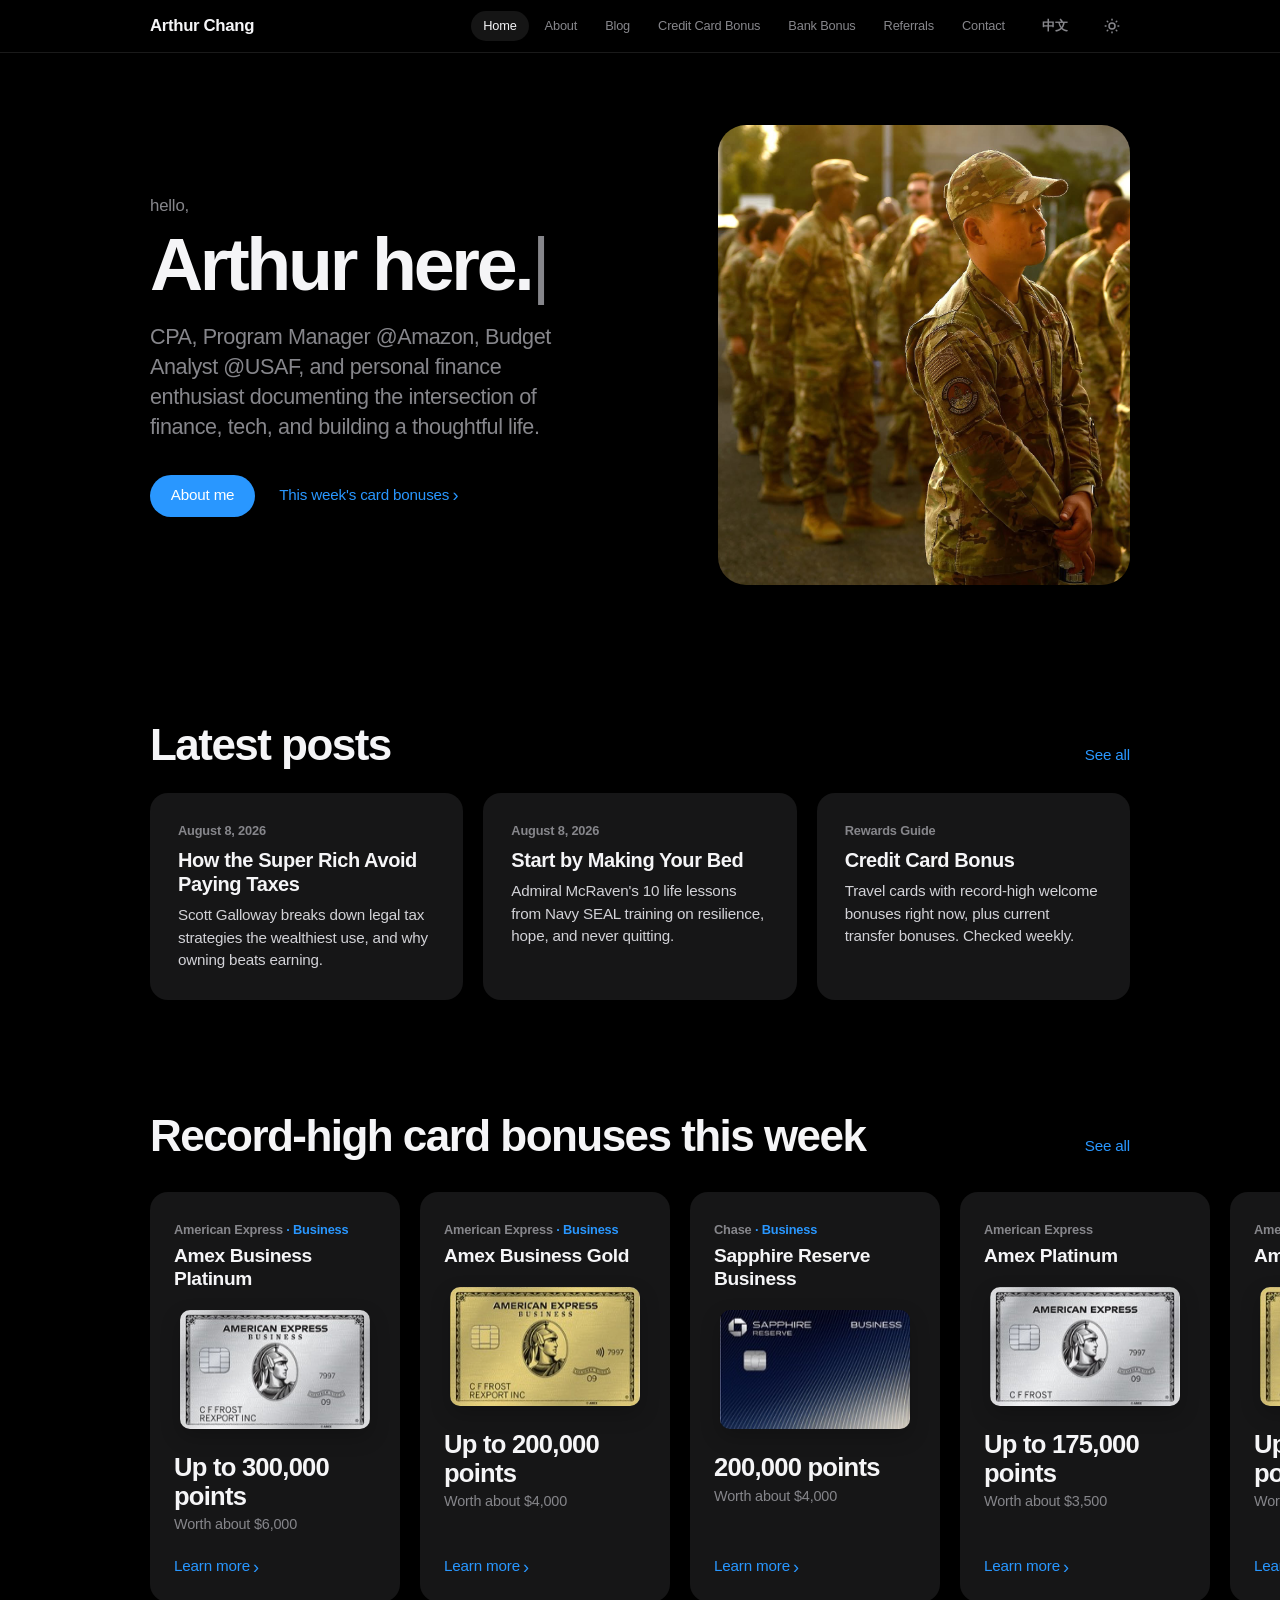
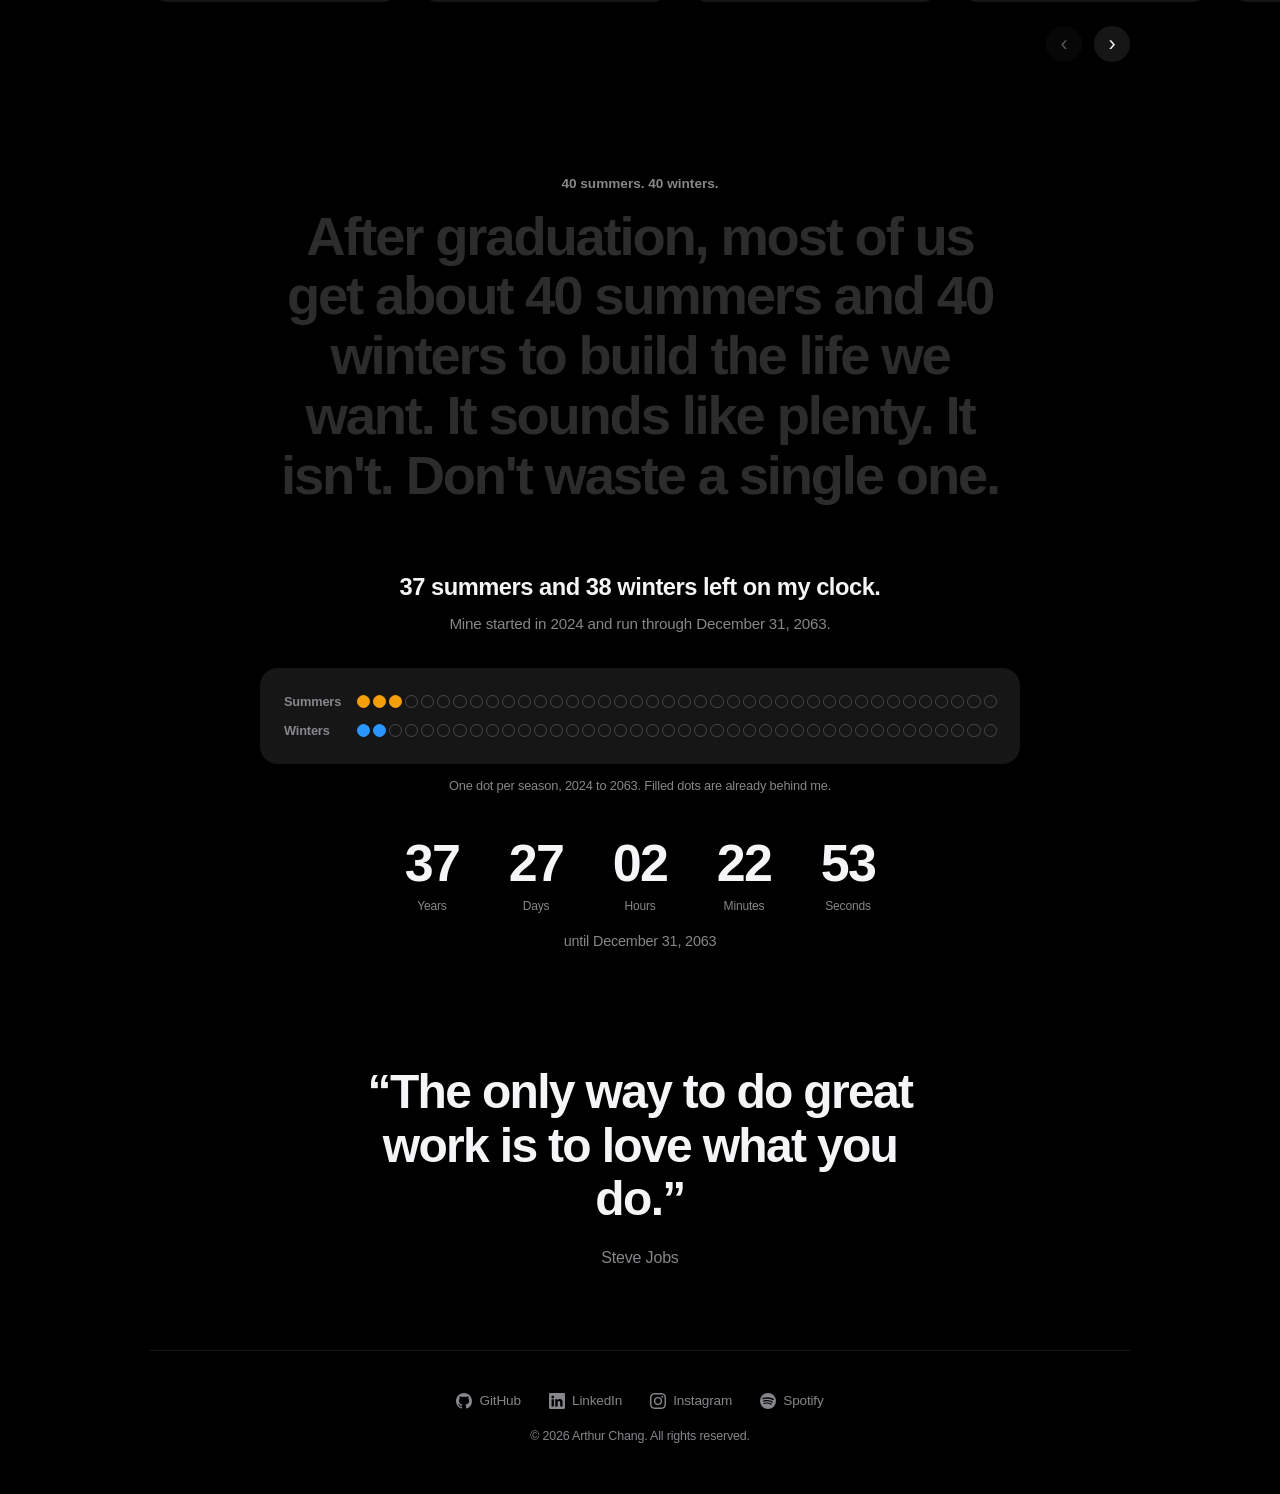
<file: index.html>
<!DOCTYPE html>
<html lang="en" class="dark">
  <head>
    <meta charset="UTF-8">
    <meta name="viewport" content="width=device-width, initial-scale=1.0">
    <title data-i18n="title.home">Arthur Chang</title>
    <link rel="canonical" href="https://ayochillout.com/">
    <!-- Language: Chinese text, then the switcher (see js/i18n.js) -->
    <script src="js/i18n-zh-tw.js"></script>
    <script src="js/i18n.js"></script>
    <link rel="stylesheet" href="styles.css">
  </head>
  <body>
    <!-- Shared page shell: site navigation and theme toggle for the homepage -->
    <header>
      <div class="header-top">
        <div class="site-brand">
          <h1><a href="/">Arthur Chang</a></h1>
        </div>
        <div class="nav-group">
          <nav>
            <ul>
            <li><a href="/" class="active" data-i18n="nav.home">Home</a></li>
            <li><a href="/about" data-i18n="nav.about">About</a></li>
            <li><a href="/blog" data-i18n="nav.blog">Blog</a></li>
            <li><a href="/credit-card-bonus" data-i18n="nav.cards">Credit Card Bonus</a></li>
            <li><a href="/bank-account-bonus" data-i18n="nav.banks">Bank Bonus</a></li>
            <li><a href="/referrals" data-i18n="nav.referrals">Referrals</a></li>
            <li><a href="/contact" data-i18n="nav.contact">Contact</a></li>
            </ul>
          </nav>
          <button type="button" class="lang-toggle">中文</button>
          <button class="theme-toggle" aria-label="Toggle theme" data-i18n-attr="aria-label:ui.theme">
            <svg class="icon-sun" fill="none" viewBox="0 0 24 24" stroke="currentColor">
              <path stroke-linecap="round" stroke-linejoin="round" stroke-width="2"
                d="M12 3v1m0 16v1m9-9h-1M4 12H3m15.364 6.364l-.707-.707M6.343 6.343l-.707-.707m12.728 0l-.707.707M6.343 17.657l-.707.707M16 12a4 4 0 11-8 0 4 4 0 018 0z"/>
            </svg>
            <svg class="icon-moon" fill="none" viewBox="0 0 24 24" stroke="currentColor">
              <path stroke-linecap="round" stroke-linejoin="round" stroke-width="2"
                d="M20.354 15.354A9 9 0 018.646 3.646 9.003 9.003 0 0012 21a9.003 9.003 0 008.354-5.646z"/>
            </svg>
          </button>
        </div>
      </div>
    </header>

    <main>
      <!-- Hero section: opening introduction and profile image -->
      <section class="hero animate-on-scroll">
        <div class="hero-text">
          <span class="greeting" data-i18n="home.greeting">hello,</span>
          <h2 id="typed-heading"></h2>
          <p data-i18n="home.lede">
            CPA, Program Manager @Amazon, Budget Analyst @USAF, and personal finance enthusiast
            documenting the intersection of finance, tech, and building a thoughtful life.
          </p>
          <div class="hero-actions">
            <a class="button" href="/about" data-i18n="home.aboutMe">About me</a>
            <a class="link-more" href="/credit-card-bonus" data-i18n="home.cardsLink">This week's card bonuses</a>
          </div>
        </div>

        <div class="hero-visual">
          <img src="images/PA.png" alt="Arthur Chang" data-i18n-attr="alt:home.photoAlt" />
        </div>
      </section>

      <!-- Content feed: highlights the newest writing and curated links -->
      <section class="section-block animate-on-scroll">
        <div class="section-header">
          <h3 data-i18n="home.latest">Latest posts</h3>
          <a href="/blog" data-i18n="ui.seeAll">See all</a>
        </div>

        <div class="card-grid stagger">
          <a href="/blog" class="card animate-on-scroll" style="text-decoration:none;">
            <div class="meta" data-i18n="date.2026-08-08">August 8, 2026</div>
            <h4 data-i18n="post.tax.title">How the Super Rich Avoid Paying Taxes</h4>
            <p data-i18n="post.tax.teaser">Scott Galloway breaks down legal tax strategies the wealthiest use, and why owning beats earning.</p>
          </a>
          <a href="/blog" class="card animate-on-scroll" style="text-decoration:none;">
            <div class="meta" data-i18n="date.2026-08-08">August 8, 2026</div>
            <h4 data-i18n="post.bed.short">Start by Making Your Bed</h4>
            <p data-i18n="post.bed.teaser">Admiral McRaven's 10 life lessons from Navy SEAL training on resilience, hope, and never quitting.</p>
          </a>
          <a href="/credit-card-bonus" class="card animate-on-scroll" style="text-decoration:none;">
            <div class="meta" data-i18n="home.rewardsGuide">Rewards Guide</div>
            <h4 data-i18n="nav.cards">Credit Card Bonus</h4>
            <p data-i18n="home.cardsBlurb">Travel cards with record-high welcome bonuses right now, plus current transfer bonuses. Checked weekly.</p>
          </a>
        </div>
      </section>

      <!-- Record-high card bonuses: js/home.js fills this gallery from data/cards.json
           (the same data as the Credit Card Bonus page) and hides it if the data can't load -->
      <section class="section-block animate-on-scroll" id="home-bonuses">
        <div class="section-header">
          <h3 data-i18n="home.recordBonuses">Record-high card bonuses this week</h3>
          <a href="/credit-card-bonus" data-i18n="ui.seeAll">See all</a>
        </div>
        <div class="gallery">
          <ul class="gallery-track" id="home-bonus-track"></ul>
          <div class="gallery-paddles">
            <button type="button" data-dir="-1" aria-label="Previous cards" data-i18n-attr="aria-label:ui.prevCards">&lsaquo;</button>
            <button type="button" data-dir="1" aria-label="Next cards" data-i18n-attr="aria-label:ui.nextCards">&rsaquo;</button>
          </div>
        </div>
      </section>

      <!-- 40 summers, 40 winters: the statement, one dot per season and a live countdown.
           script.js fills the counts, the dots and the clock. -->
      <section class="section-block seasons" id="seasons">
        <span class="eyebrow animate-on-scroll" data-i18n="seasons.eyebrow">40 summers. 40 winters.</span>
        <h3 class="seasons-statement reveal-words" data-i18n="seasons.statement">
          After graduation, most of us get about 40 summers and 40 winters to build the life
          we want. It sounds like plenty. It isn't. Don't waste a single one.
        </h3>

        <p class="seasons-left animate-on-scroll" data-i18n-html="seasons.left">
          <b id="summers-left">40</b> summers and <b id="winters-left">40</b> winters left on my clock.
        </p>
        <p class="seasons-sub animate-on-scroll" data-i18n="seasons.sub">Mine started in 2024 and run through December 31, 2063.</p>

        <div class="season-grid animate-on-scroll" id="season-grid" aria-hidden="true">
          <span class="season-row-label" data-i18n="seasons.summers">Summers</span>
          <div class="season-dots" data-season="summer"></div>
          <span class="season-row-label" data-i18n="seasons.winters">Winters</span>
          <div class="season-dots" data-season="winter"></div>
        </div>
        <p class="season-caption" data-i18n="seasons.caption">One dot per season, 2024 to 2063. Filled dots are already behind me.</p>

        <div id="countdown" class="countdown" role="timer" aria-label="Time left until December 31, 2063" data-i18n-attr="aria-label:seasons.timerLabel"></div>
        <p class="countdown-label" data-i18n="seasons.until">until December 31, 2063</p>
      </section>

      <!-- Quote block: a short motivational note for the homepage -->
      <section class="section-block animate-on-scroll">
        <div class="quote">
          <p data-i18n-html="home.quote">&ldquo;The only way to do great work is to love what you do.&rdquo;</p>
          <cite data-i18n="home.quoteBy">Steve Jobs</cite>
        </div>
      </section>
    </main>

    <footer>
      <!-- Footer links: social destinations and quick contact channels -->
      <div class="footer-links">
        <a href="https://github.com/arthurchang881225-boop" target="_blank" rel="noopener"><svg class="icon" aria-hidden="true"><use href="#icon-github"></use></svg>GitHub</a>
        <a href="https://www.linkedin.com/in/arthurchangcpa" target="_blank" rel="noopener"><svg class="icon" aria-hidden="true"><use href="#icon-linkedin"></use></svg>LinkedIn</a>
        <a href="https://www.instagram.com/ayo.chill.out" target="_blank" rel="noopener"><svg class="icon" aria-hidden="true"><use href="#icon-instagram"></use></svg>Instagram</a>
        <a href="https://open.spotify.com/user/s2gosrk3t6dteqrxak48hhbz8" target="_blank" rel="noopener"><svg class="icon" aria-hidden="true"><use href="#icon-spotify"></use></svg>Spotify</a>
      </div>
      <p class="copyright" data-i18n-html="footer.copyright">&copy; 2026 Arthur Chang. All rights reserved.</p>
    </footer>

    <!-- Bonus tile layout: js/home.js copies this once per card and fills each data-slot -->
    <template id="home-bonus-template">
      <li>
        <a class="bonus-tile" data-slot="link">
          <span class="bonus-tile-issuer" data-slot="issuer"></span>
          <h4 data-slot="name"></h4>
          <span data-slot="art"></span>
          <span class="bonus-tile-points" data-slot="points"></span>
          <span class="bonus-tile-value" data-slot="value"></span>
          <span class="link-more" data-i18n="ui.learnMore">Learn more</span>
        </a>
      </li>
    </template>

    <script src="script.js"></script>
    <script src="js/home.js"></script>
  </body>
</html>
</file>
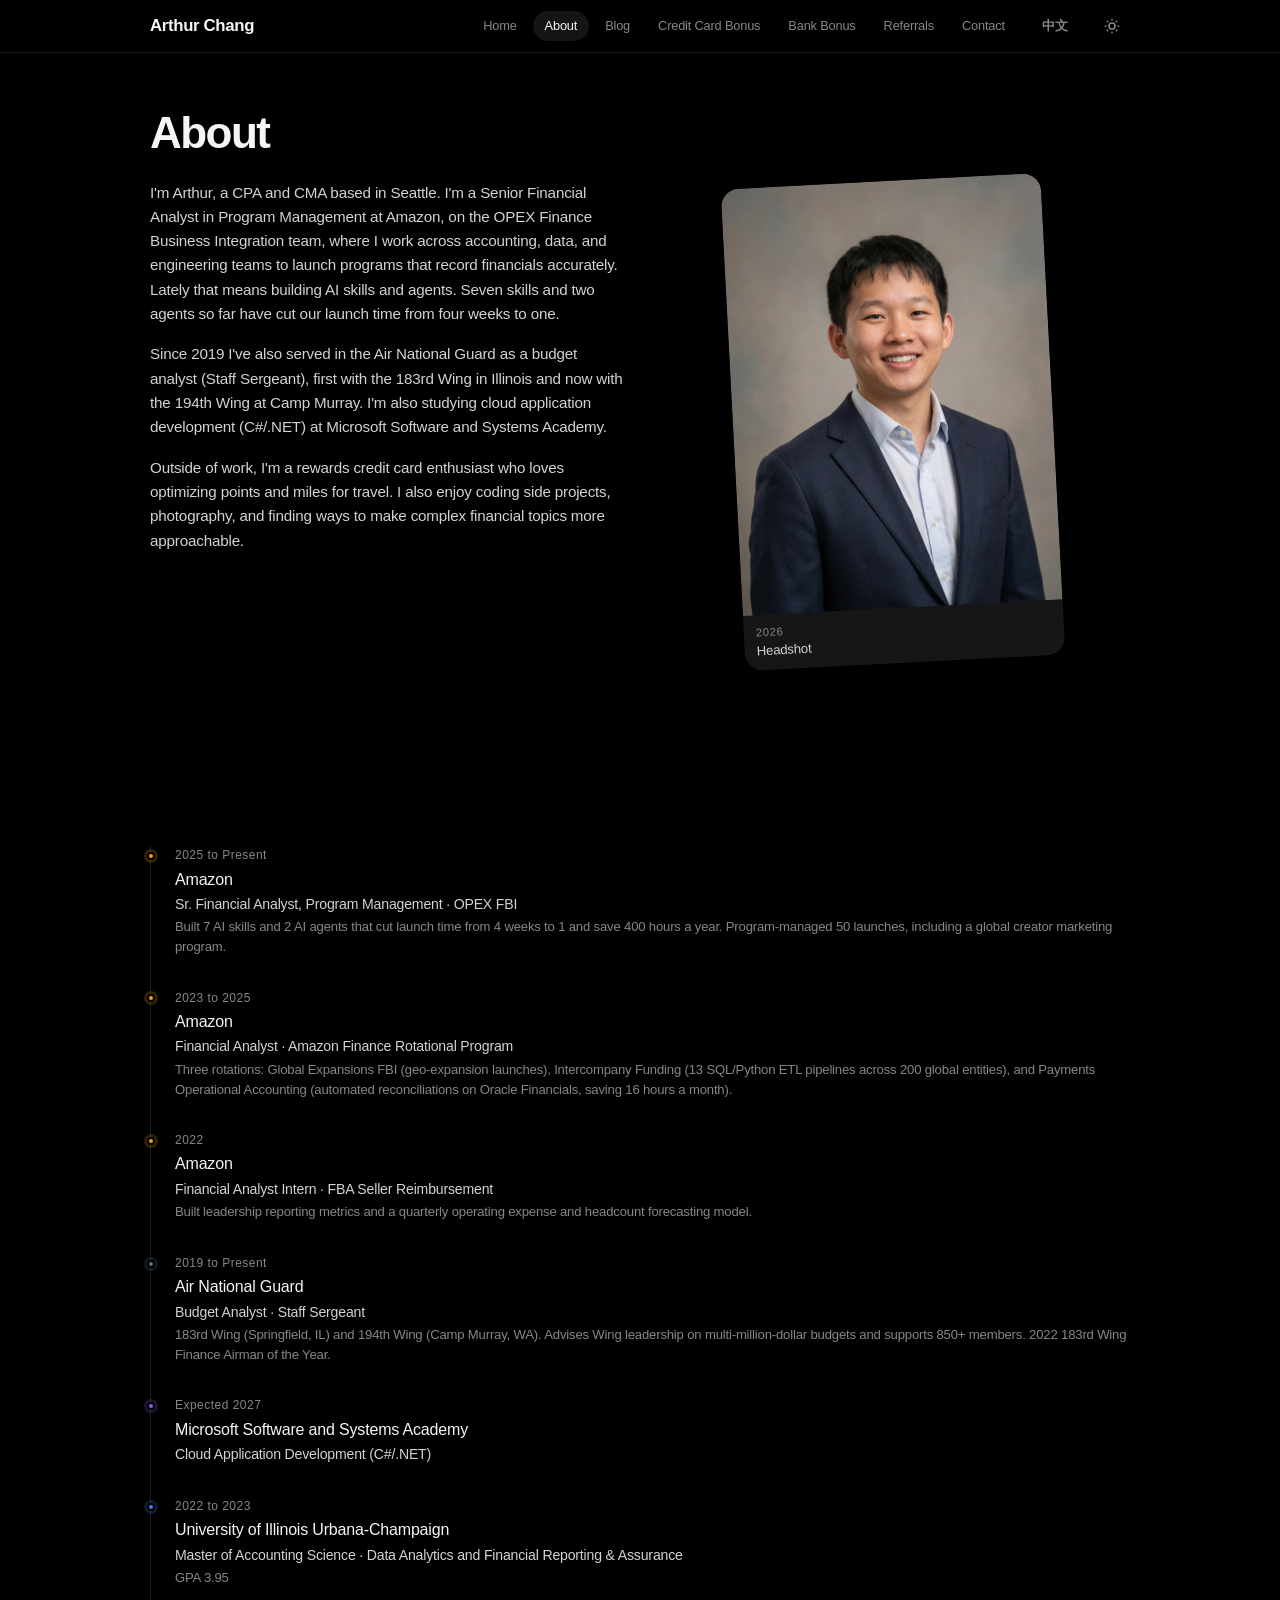
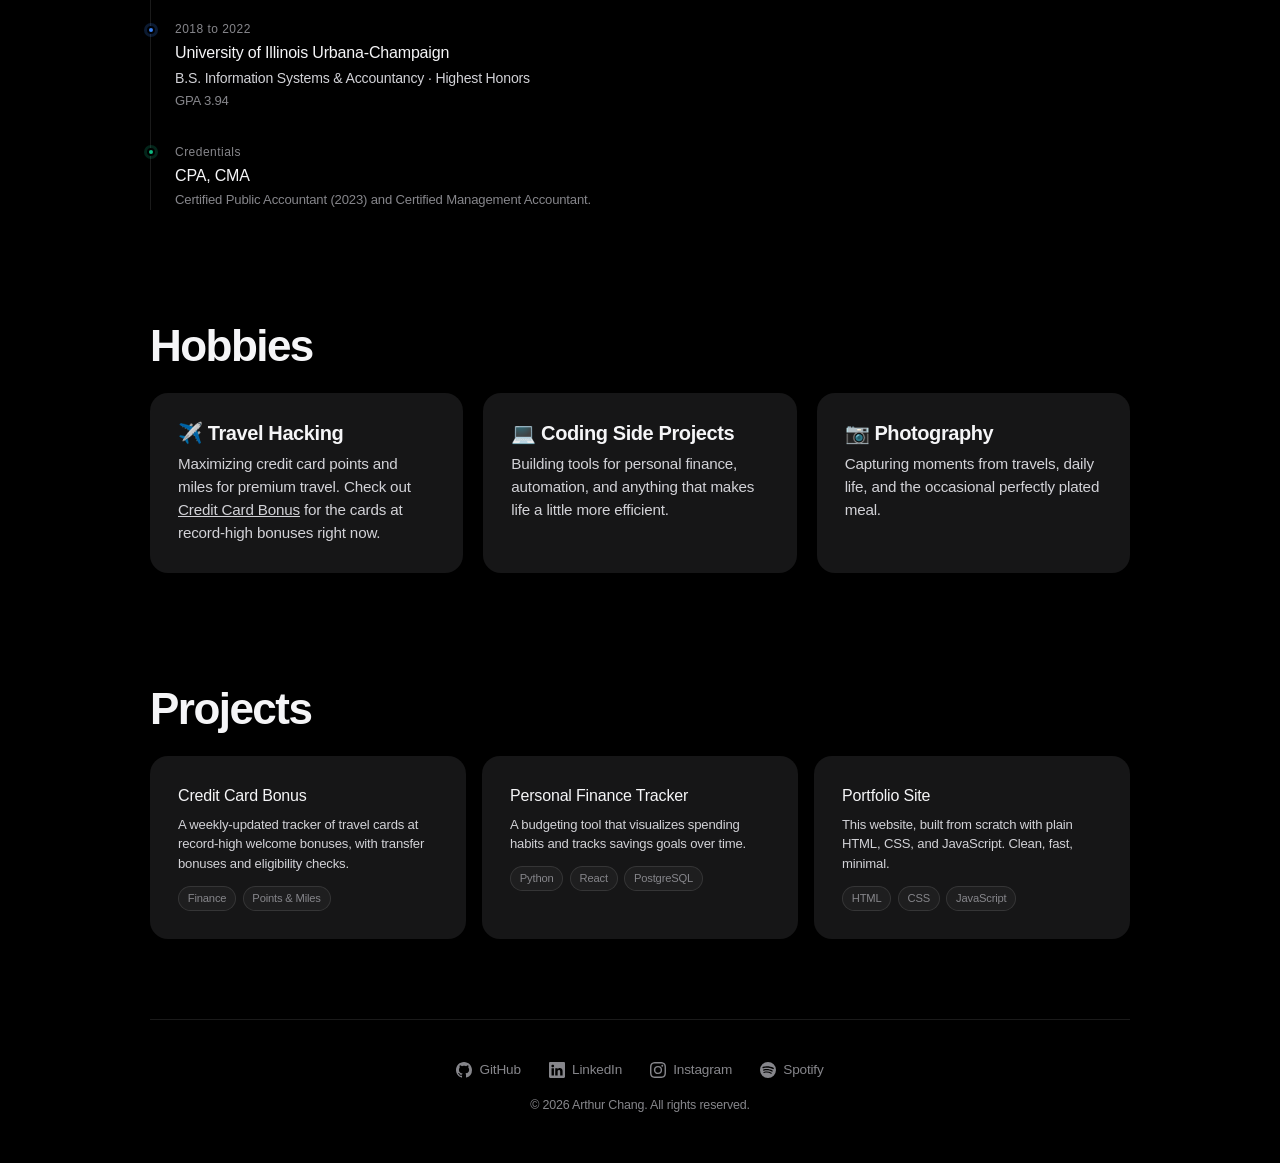
<file: about.html>
<!DOCTYPE html>
<html lang="en" class="dark">
  <head>
    <meta charset="UTF-8">
    <meta name="viewport" content="width=device-width, initial-scale=1.0">
    <title data-i18n="title.about">Arthur Chang | About</title>
    <link rel="canonical" href="https://ayochillout.com/about">
    <!-- Language: Chinese text, then the switcher (see js/i18n.js) -->
    <script src="js/i18n-zh-tw.js"></script>
    <script src="js/i18n.js"></script>
    <link rel="stylesheet" href="styles.css">
  </head>
  <body>
    <!-- Shared page shell: navigation and theme control for the About page -->
    <header>
      <div class="header-top">
        <div class="site-brand">
          <h1><a href="/">Arthur Chang</a></h1>
        </div>
        <div class="nav-group">
          <nav>
            <ul>
            <li><a href="/" data-i18n="nav.home">Home</a></li>
            <li><a href="/about" class="active" data-i18n="nav.about">About</a></li>
            <li><a href="/blog" data-i18n="nav.blog">Blog</a></li>
            <li><a href="/credit-card-bonus" data-i18n="nav.cards">Credit Card Bonus</a></li>
            <li><a href="/bank-account-bonus" data-i18n="nav.banks">Bank Bonus</a></li>
            <li><a href="/referrals" data-i18n="nav.referrals">Referrals</a></li>
            <li><a href="/contact" data-i18n="nav.contact">Contact</a></li>
            </ul>
          </nav>
          <button type="button" class="lang-toggle">中文</button>
          <button class="theme-toggle" aria-label="Toggle theme" data-i18n-attr="aria-label:ui.theme">
            <svg class="icon-sun" fill="none" viewBox="0 0 24 24" stroke="currentColor">
              <path stroke-linecap="round" stroke-linejoin="round" stroke-width="2"
                d="M12 3v1m0 16v1m9-9h-1M4 12H3m15.364 6.364l-.707-.707M6.343 6.343l-.707-.707m12.728 0l-.707.707M6.343 17.657l-.707.707M16 12a4 4 0 11-8 0 4 4 0 018 0z"/>
            </svg>
            <svg class="icon-moon" fill="none" viewBox="0 0 24 24" stroke="currentColor">
              <path stroke-linecap="round" stroke-linejoin="round" stroke-width="2"
                d="M20.354 15.354A9 9 0 018.646 3.646 9.003 9.003 0 0012 21a9.003 9.003 0 008.354-5.646z"/>
            </svg>
          </button>
        </div>
      </div>
    </header>

    <main>
      <!-- About intro: personal background and profile imagery -->
      <section class="section-block animate-on-scroll" style="border-top:none; margin-top:0; padding-top:0;">
        <div class="section-header">
          <h3 data-i18n="nav.about">About</h3>
        </div>

        <div class="about-intro">
          <div>
            <p data-i18n="about.intro1">
              I'm Arthur, a CPA and CMA based in Seattle. I'm a Senior Financial Analyst
              in Program Management at Amazon, on the OPEX Finance Business Integration team,
              where I work across accounting, data, and engineering teams to launch programs
              that record financials accurately. Lately that means building AI skills and agents.
              Seven skills and two agents so far have cut our launch time from four weeks to one.
            </p>
            <p data-i18n="about.intro2">
              Since 2019 I've also served in the Air National Guard as a budget analyst
              (Staff Sergeant), first with the 183rd Wing in Illinois and now with the 194th Wing
              at Camp Murray. I'm also studying cloud application development (C#/.NET) at
              Microsoft Software and Systems Academy.
            </p>
            <p data-i18n="about.intro3">
              Outside of work, I'm a rewards credit card enthusiast who loves optimizing
              points and miles for travel. I also enjoy coding side projects, photography,
              and finding ways to make complex financial topics more approachable.
            </p>
          </div>

          <div class="photo-gallery photo-gallery--single">
            <div class="photo-card animate-on-scroll">
              <img src="images/headshot.webp" alt="Arthur Chang" width="1501" height="2000" data-i18n-attr="alt:home.photoAlt" />
              <div class="caption">
                <div class="date">2026</div>
                <div class="place" data-i18n="about.headshot">Headshot</div>
              </div>
            </div>
          </div>
        </div>
      </section>

      <!-- Timeline: major milestones and career progression -->
      <section class="section-block animate-on-scroll">
        <div class="section-header">
          <h3 data-i18n="about.timeline">Timeline</h3>
        </div>

        <div class="timeline stagger">
          <div class="timeline-item animate-on-scroll" style="--tl-color: #f59e0b;">
            <div class="period" data-i18n="tl.amazonPm.period">2025 to Present</div>
            <h4>Amazon</h4>
            <p class="role" data-i18n-html="tl.amazonPm.role">Sr. Financial Analyst, Program Management &middot; OPEX FBI</p>
            <p class="detail" data-i18n="tl.amazonPm.detail">Built 7 AI skills and 2 AI agents that cut launch time from 4 weeks to 1 and save 400 hours a year. Program-managed 50 launches, including a global creator marketing program.</p>
          </div>
          <div class="timeline-item animate-on-scroll" style="--tl-color: #f59e0b;">
            <div class="period" data-i18n="tl.afrp.period">2023 to 2025</div>
            <h4>Amazon</h4>
            <p class="role" data-i18n-html="tl.afrp.role">Financial Analyst &middot; Amazon Finance Rotational Program</p>
            <p class="detail" data-i18n="tl.afrp.detail">Three rotations: Global Expansions FBI (geo-expansion launches), Intercompany Funding (13 SQL/Python ETL pipelines across 200 global entities), and Payments Operational Accounting (automated reconciliations on Oracle Financials, saving 16 hours a month).</p>
          </div>
          <div class="timeline-item animate-on-scroll" style="--tl-color: #f59e0b;">
            <div class="period" data-i18n="tl.intern.period">2022</div>
            <h4>Amazon</h4>
            <p class="role" data-i18n-html="tl.intern.role">Financial Analyst Intern &middot; FBA Seller Reimbursement</p>
            <p class="detail" data-i18n="tl.intern.detail">Built leadership reporting metrics and a quarterly operating expense and headcount forecasting model.</p>
          </div>
          <div class="timeline-item animate-on-scroll" style="--tl-color: #64748b;">
            <div class="period" data-i18n="tl.guard.period">2019 to Present</div>
            <h4 data-i18n="tl.guard.title">Air National Guard</h4>
            <p class="role" data-i18n-html="tl.guard.role">Budget Analyst &middot; Staff Sergeant</p>
            <p class="detail" data-i18n="tl.guard.detail">183rd Wing (Springfield, IL) and 194th Wing (Camp Murray, WA). Advises Wing leadership on multi-million-dollar budgets and supports 850+ members. 2022 183rd Wing Finance Airman of the Year.</p>
          </div>
          <div class="timeline-item animate-on-scroll" style="--tl-color: #8b5cf6;">
            <div class="period" data-i18n="tl.mssa.period">Expected 2027</div>
            <h4 data-i18n="tl.mssa.title">Microsoft Software and Systems Academy</h4>
            <p class="role" data-i18n-html="tl.mssa.role">Cloud Application Development (C#/.NET)</p>
          </div>
          <div class="timeline-item animate-on-scroll" style="--tl-color: #3b82f6;">
            <div class="period" data-i18n="tl.mas.period">2022 to 2023</div>
            <h4 data-i18n="tl.uiuc.title">University of Illinois Urbana-Champaign</h4>
            <p class="role" data-i18n-html="tl.mas.role">Master of Accounting Science &middot; Data Analytics and Financial Reporting &amp; Assurance</p>
            <p class="detail" data-i18n="tl.mas.detail">GPA 3.95</p>
          </div>
          <div class="timeline-item animate-on-scroll" style="--tl-color: #3b82f6;">
            <div class="period" data-i18n="tl.bs.period">2018 to 2022</div>
            <h4 data-i18n="tl.uiuc.title">University of Illinois Urbana-Champaign</h4>
            <p class="role" data-i18n-html="tl.bs.role">B.S. Information Systems &amp; Accountancy &middot; Highest Honors</p>
            <p class="detail" data-i18n="tl.bs.detail">GPA 3.94</p>
          </div>
          <div class="timeline-item animate-on-scroll" style="--tl-color: #10b981;">
            <div class="period" data-i18n="tl.cred.period">Credentials</div>
            <h4>CPA, CMA</h4>
            <p class="detail" data-i18n="tl.cred.detail">Certified Public Accountant (2023) and Certified Management Accountant.</p>
          </div>
        </div>
      </section>

      <!-- Hobbies grid: personal interests presented as quick highlights -->
      <section class="section-block animate-on-scroll">
        <div class="section-header">
          <h3 data-i18n="about.hobbies">Hobbies</h3>
        </div>

        <div class="card-grid stagger">
          <div class="card animate-on-scroll">
            <h4 data-i18n-html="hobby.travel.title">&#9992;&#65039; Travel Hacking</h4>
            <p data-i18n-html="hobby.travel.text">Maximizing credit card points and miles for premium travel. Check out <a href="/credit-card-bonus" style="text-decoration:underline;">Credit Card Bonus</a> for the cards at record-high bonuses right now.</p>
          </div>
          <div class="card animate-on-scroll">
            <h4 data-i18n-html="hobby.code.title">&#128187; Coding Side Projects</h4>
            <p data-i18n="hobby.code.text">Building tools for personal finance, automation, and anything that makes life a little more efficient.</p>
          </div>
          <div class="card animate-on-scroll">
            <h4 data-i18n-html="hobby.photo.title">&#128247; Photography</h4>
            <p data-i18n="hobby.photo.text">Capturing moments from travels, daily life, and the occasional perfectly plated meal.</p>
          </div>
        </div>
      </section>

      <!-- Projects section: work and side-project examples -->
      <section class="section-block animate-on-scroll">
        <div class="section-header">
          <h3 data-i18n="about.projects">Projects</h3>
        </div>

        <div class="project-grid stagger">
          <a href="/credit-card-bonus" class="project-card animate-on-scroll">
            <h4 data-i18n="nav.cards">Credit Card Bonus</h4>
            <p data-i18n="project.cards.text">A weekly-updated tracker of travel cards at record-high welcome bonuses, with transfer bonuses and eligibility checks.</p>
            <div class="tech-tags">
              <span data-i18n="tag.finance">Finance</span>
              <span data-i18n="tag.points">Points &amp; Miles</span>
            </div>
          </a>
          <a href="#" class="project-card animate-on-scroll">
            <h4 data-i18n="project.tracker.title">Personal Finance Tracker</h4>
            <p data-i18n="project.tracker.text">A budgeting tool that visualizes spending habits and tracks savings goals over time.</p>
            <div class="tech-tags">
              <span>Python</span>
              <span>React</span>
              <span>PostgreSQL</span>
            </div>
          </a>
          <a href="#" class="project-card animate-on-scroll">
            <h4 data-i18n="project.site.title">Portfolio Site</h4>
            <p data-i18n="project.site.text">This website, built from scratch with plain HTML, CSS, and JavaScript. Clean, fast, minimal.</p>
            <div class="tech-tags">
              <span>HTML</span>
              <span>CSS</span>
              <span>JavaScript</span>
            </div>
          </a>
        </div>
      </section>
    </main>

    <footer>
      <!-- Footer links: quick access to the social profiles and channels -->
      <div class="footer-links">
        <a href="https://github.com/arthurchang881225-boop" target="_blank" rel="noopener"><svg class="icon" aria-hidden="true"><use href="#icon-github"></use></svg>GitHub</a>
        <a href="https://www.linkedin.com/in/arthurchangcpa" target="_blank" rel="noopener"><svg class="icon" aria-hidden="true"><use href="#icon-linkedin"></use></svg>LinkedIn</a>
        <a href="https://www.instagram.com/ayo.chill.out" target="_blank" rel="noopener"><svg class="icon" aria-hidden="true"><use href="#icon-instagram"></use></svg>Instagram</a>
        <a href="https://open.spotify.com/user/s2gosrk3t6dteqrxak48hhbz8" target="_blank" rel="noopener"><svg class="icon" aria-hidden="true"><use href="#icon-spotify"></use></svg>Spotify</a>
      </div>
      <p class="copyright" data-i18n-html="footer.copyright">&copy; 2026 Arthur Chang. All rights reserved.</p>
    </footer>
    <script src="script.js"></script>
  </body>
</html>
</file>
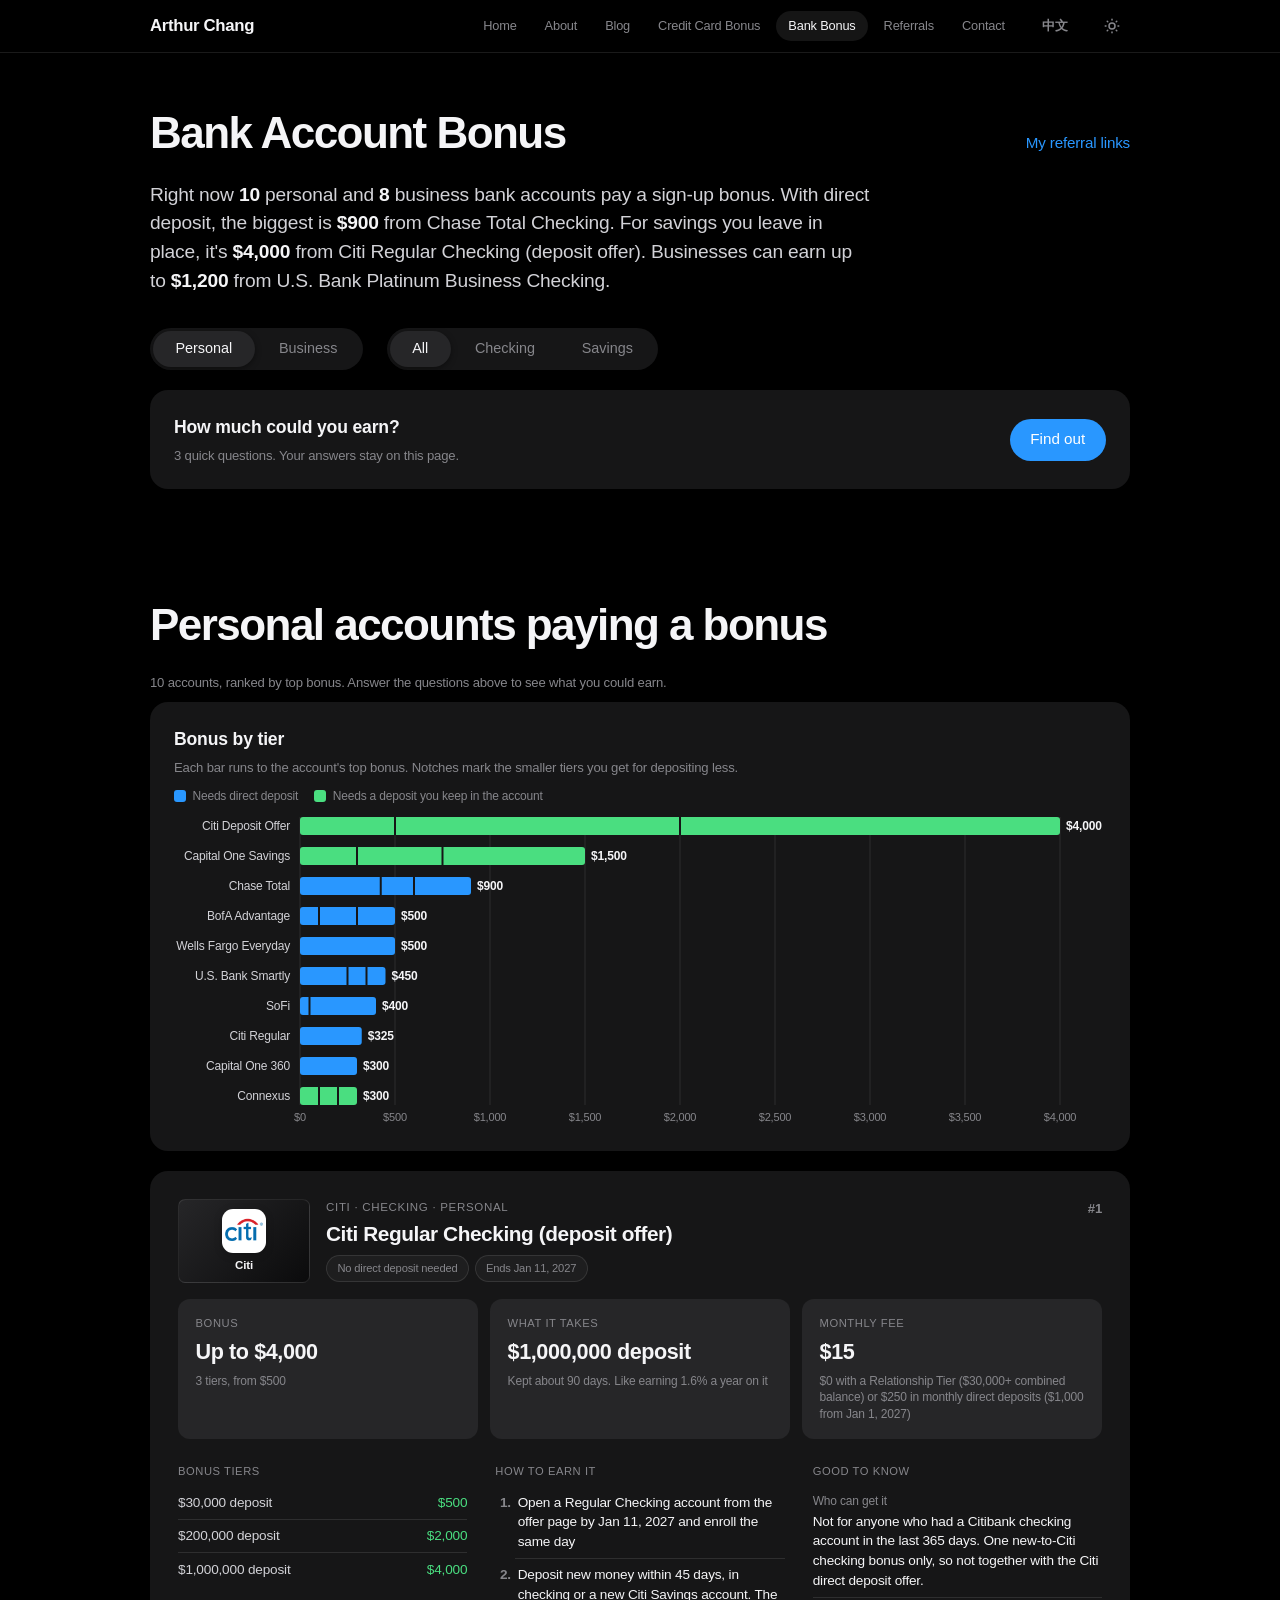
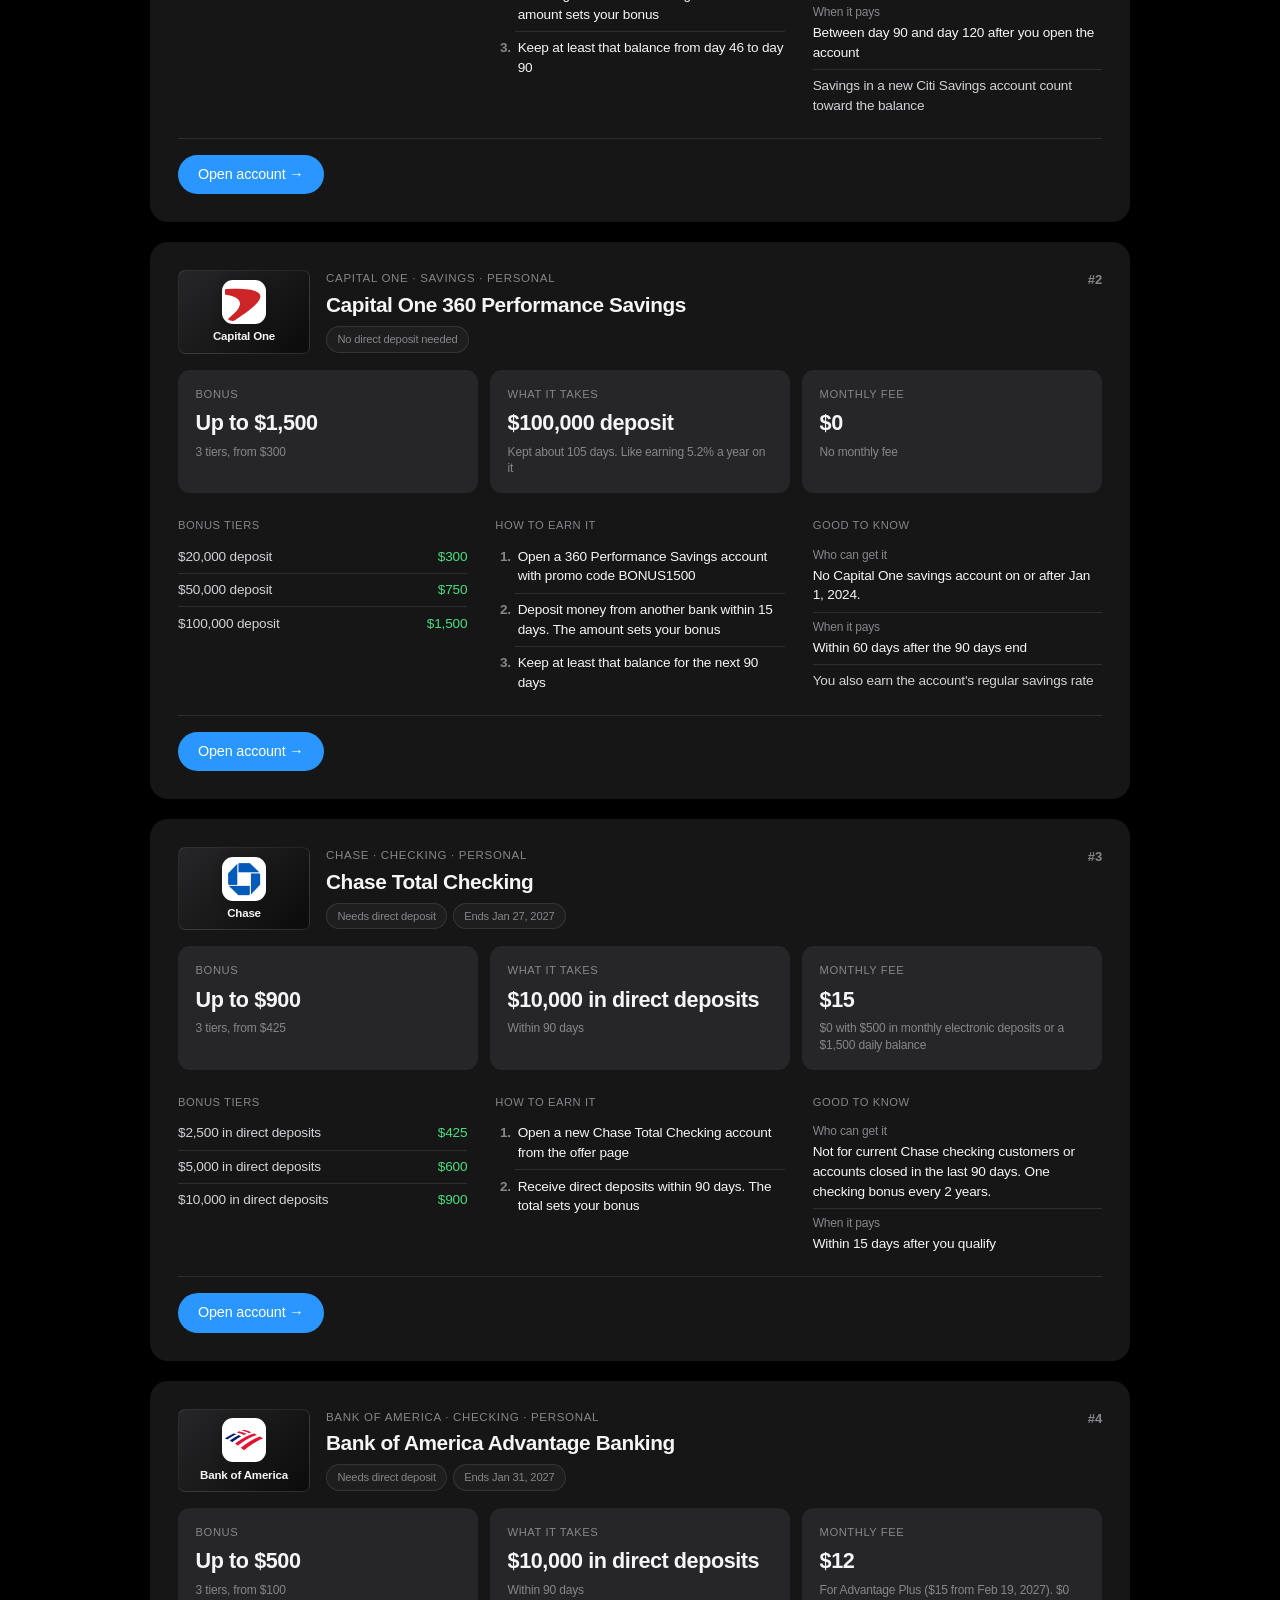
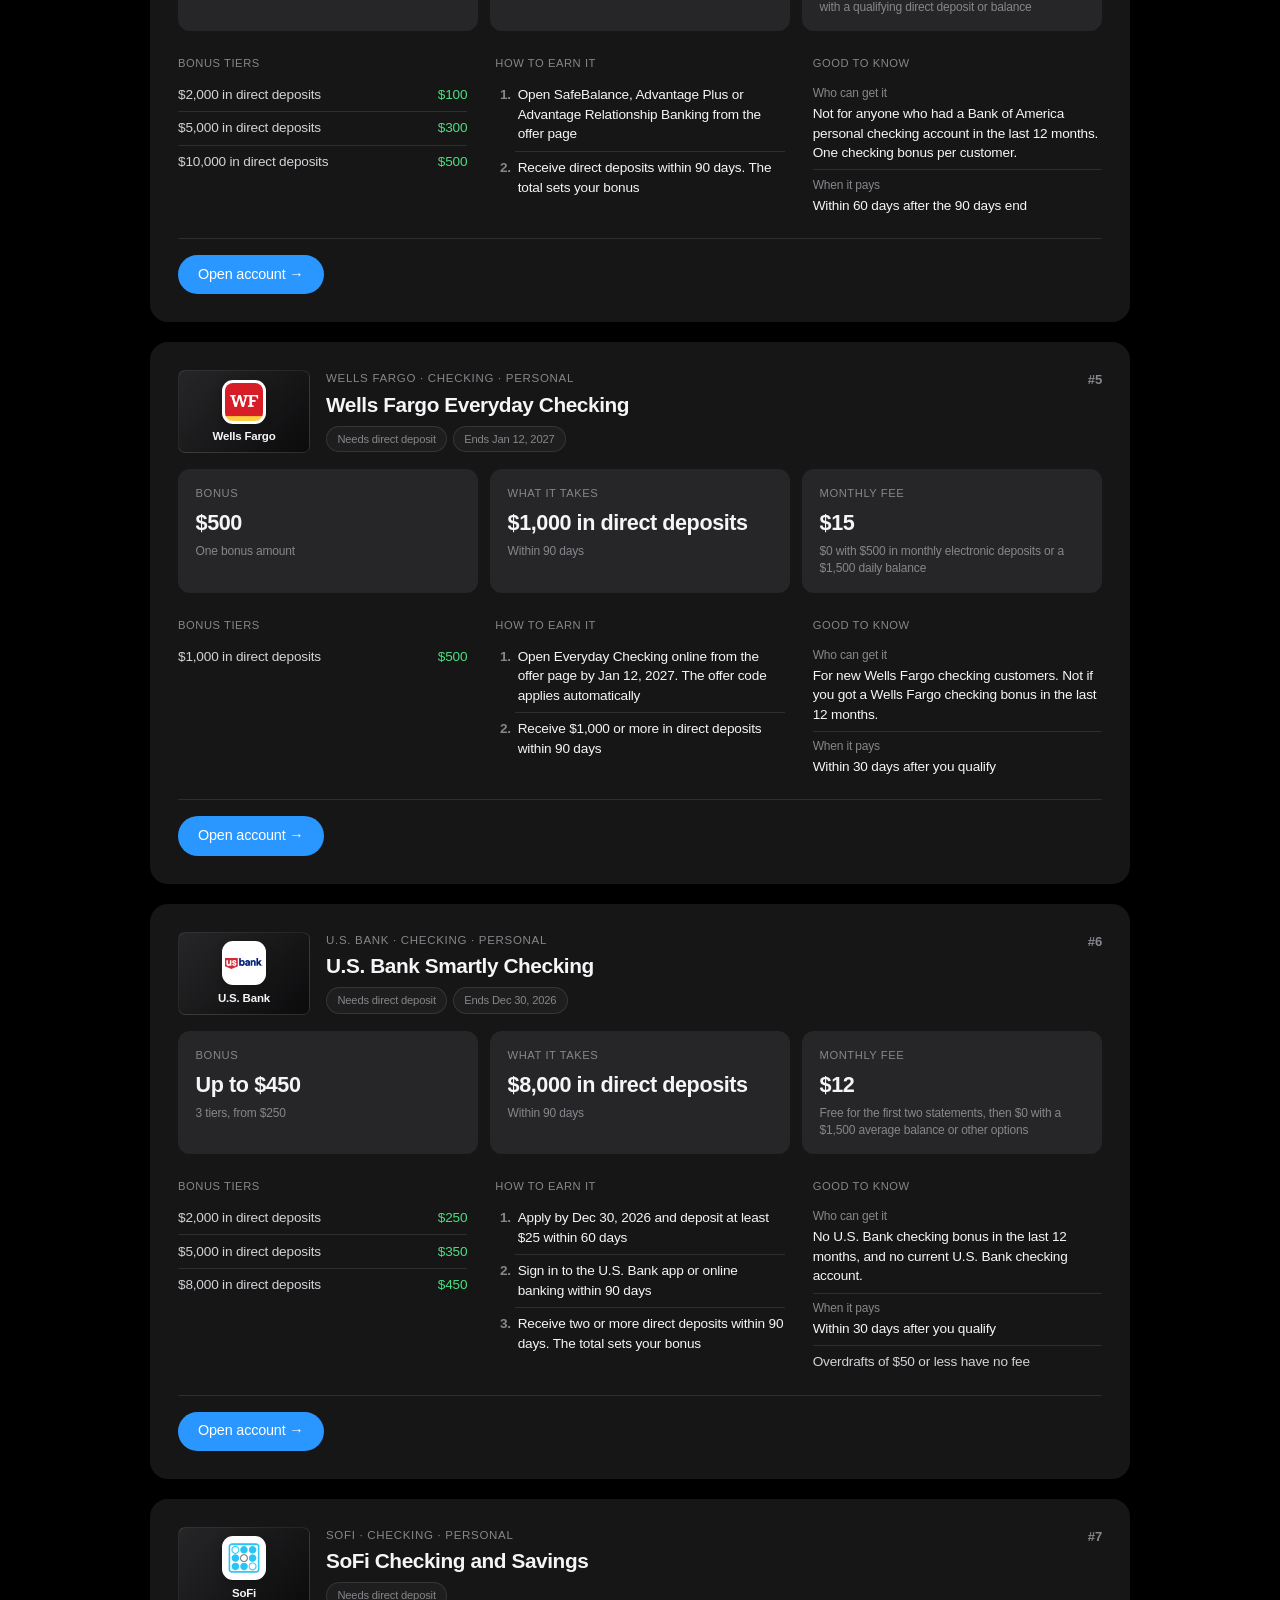
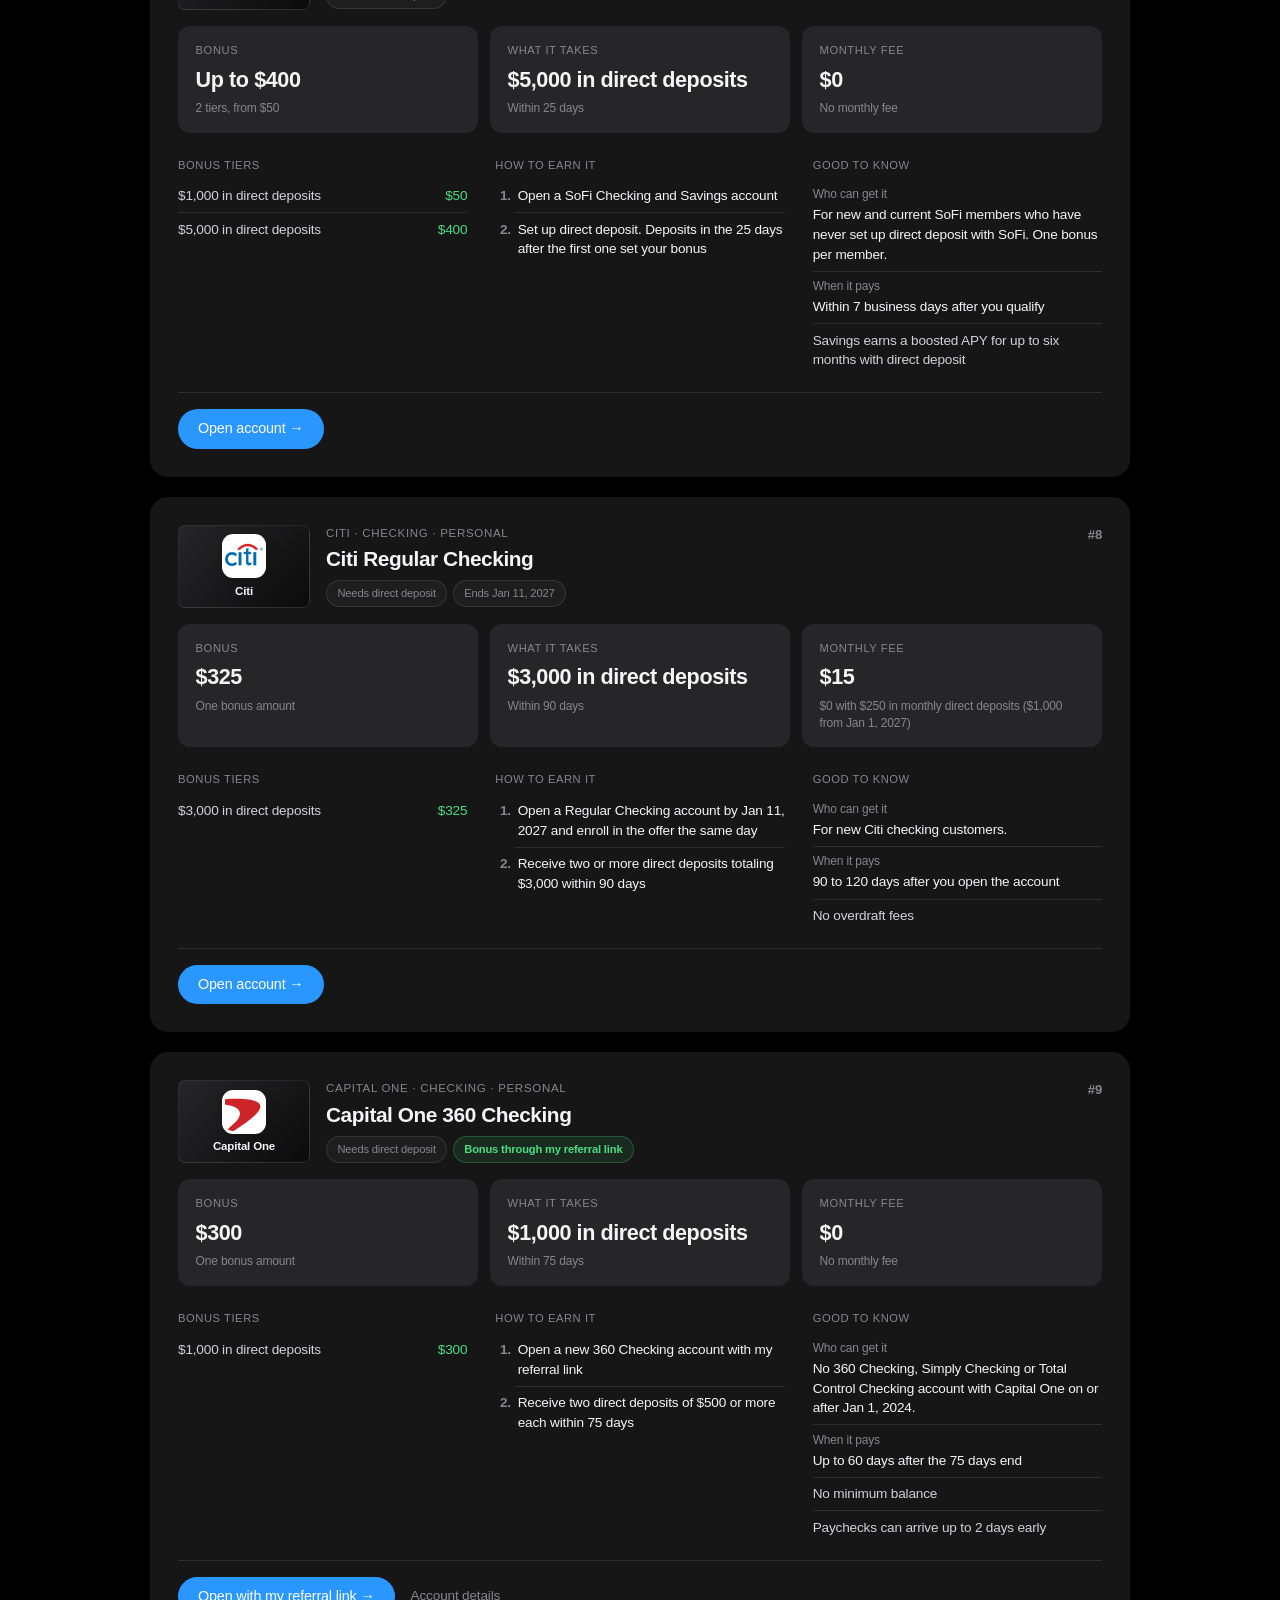
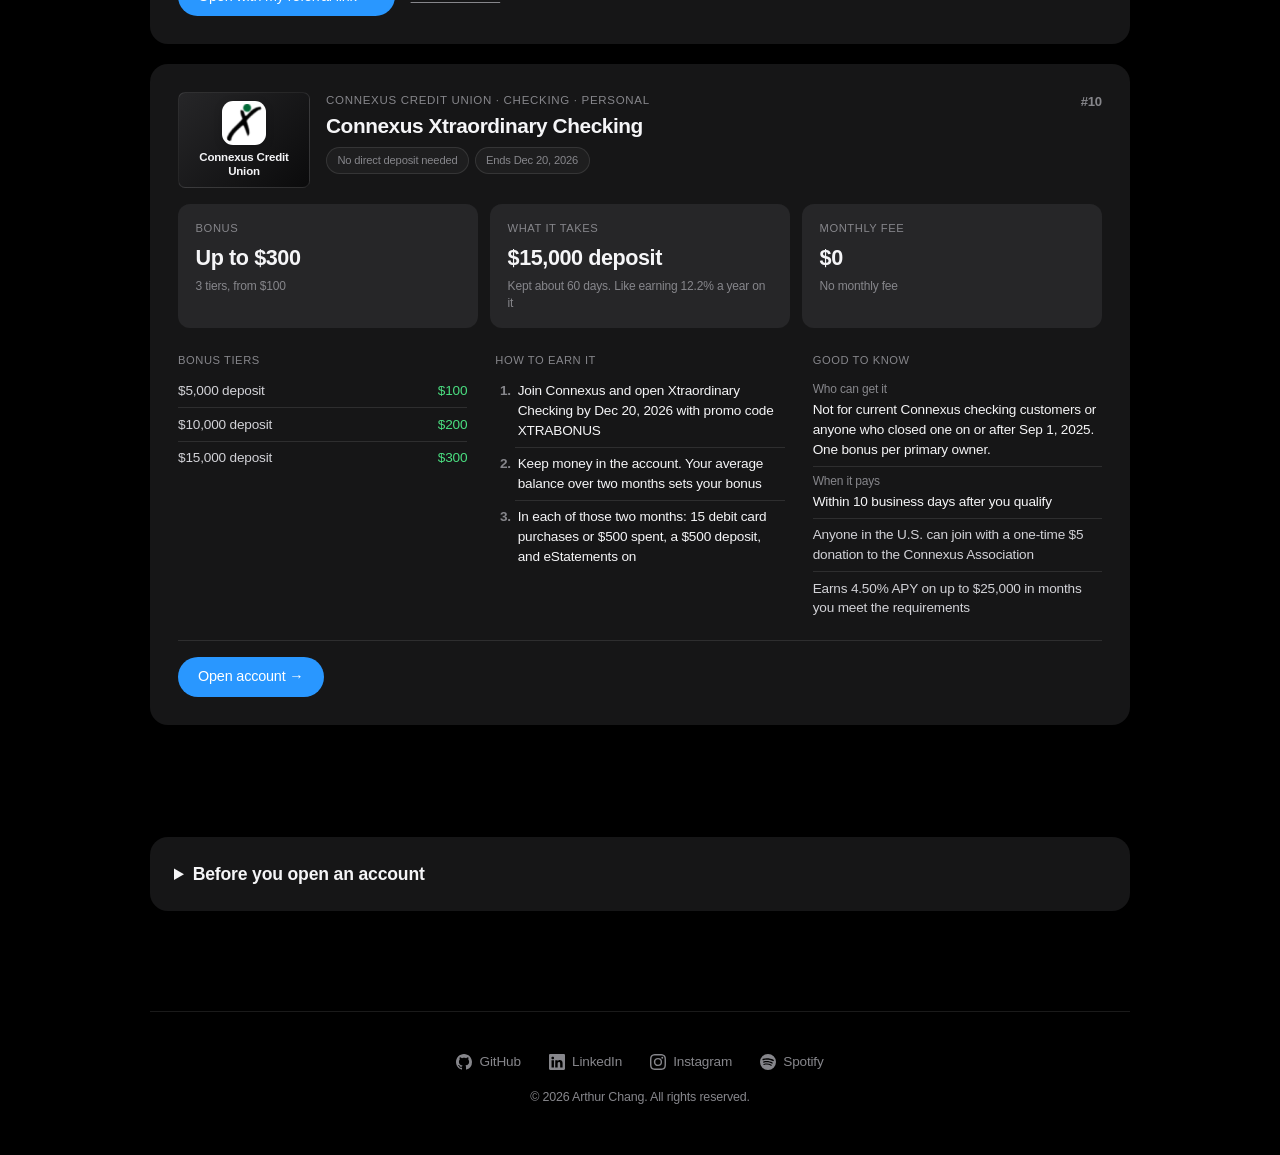
<file: bank-account-bonus.html>
<!DOCTYPE html>
<html lang="en" class="dark">
  <head>
    <meta charset="UTF-8">
    <meta name="viewport" content="width=device-width, initial-scale=1.0">
    <title data-i18n="title.banks">Arthur Chang | Bank Account Bonus</title>
    <meta name="description" content="Checking, savings and business bank accounts paying a sign-up bonus right now, with what each one takes. Checked weekly.">
    <link rel="canonical" href="https://ayochillout.com/bank-account-bonus">
    <!-- Language: Chinese text, then the switcher (see js/i18n.js) -->
    <script src="js/i18n-zh-tw.js"></script>
    <script src="js/i18n.js"></script>
    <link rel="stylesheet" href="styles.css">
  </head>
  <body>
    <!--
      Bank Account Bonus page.
      This file is the fixed layout only: every account, bonus and number is drawn by
      js/bank-account-bonus.js from data/banks.json and data/referrals.json. To change
      what the page says, edit the data (see data/README.md), not this page.
    -->

    <!-- Shared page shell: navigation and theme control -->
    <header>
      <div class="header-top">
        <div class="site-brand">
          <h1><a href="/">Arthur Chang</a></h1>
        </div>
        <div class="nav-group">
          <nav>
            <ul>
              <li><a href="/" data-i18n="nav.home">Home</a></li>
              <li><a href="/about" data-i18n="nav.about">About</a></li>
              <li><a href="/blog" data-i18n="nav.blog">Blog</a></li>
              <li><a href="/credit-card-bonus" data-i18n="nav.cards">Credit Card Bonus</a></li>
              <li><a href="/bank-account-bonus" class="active" data-i18n="nav.banks">Bank Bonus</a></li>
              <li><a href="/referrals" data-i18n="nav.referrals">Referrals</a></li>
              <li><a href="/contact" data-i18n="nav.contact">Contact</a></li>
            </ul>
          </nav>
          <button type="button" class="lang-toggle">中文</button>
          <button class="theme-toggle" aria-label="Toggle theme" data-i18n-attr="aria-label:ui.theme">
            <svg class="icon-sun" fill="none" viewBox="0 0 24 24" stroke="currentColor">
              <path stroke-linecap="round" stroke-linejoin="round" stroke-width="2"
                d="M12 3v1m0 16v1m9-9h-1M4 12H3m15.364 6.364l-.707-.707M6.343 6.343l-.707-.707m12.728 0l-.707.707M6.343 17.657l-.707.707M16 12a4 4 0 11-8 0 4 4 0 018 0z"/>
            </svg>
            <svg class="icon-moon" fill="none" viewBox="0 0 24 24" stroke="currentColor">
              <path stroke-linecap="round" stroke-linejoin="round" stroke-width="2"
                d="M20.354 15.354A9 9 0 018.646 3.646 9.003 9.003 0 0012 21a9.003 9.003 0 008.354-5.646z"/>
            </svg>
          </button>
        </div>
      </div>
    </header>

    <main>
      <!-- Intro: one-sentence summary of this week's biggest bonuses -->
      <section class="section-block page-intro animate-on-scroll">
        <div class="section-header">
          <h3 data-i18n="nav.banks.title">Bank Account Bonus</h3>
          <a href="/referrals#bank-accounts" data-i18n="bab.myReferrals">My referral links</a>
        </div>

        <div class="ccb-intro">
          <p class="ccb-lede" id="bab-lede" data-i18n="ui.loading">Loading this week's offers&hellip;</p>
        </div>
      </section>

      <!-- Account owner toggle, plus a checking / savings filter when a tab has both -->
      <section class="section-block animate-on-scroll ccb-toolbar">
        <div class="ccb-toggle" role="group" aria-label="Account owner">
          <button type="button" data-segment="personal" aria-pressed="true" data-i18n="ui.personal">Personal</button>
          <button type="button" data-segment="business" aria-pressed="false" data-i18n="ui.business">Business</button>
        </div>
        <div class="ccb-toggle bab-types" id="bab-types" role="group" aria-label="Account type">
          <button type="button" data-type="all" aria-pressed="true" data-i18n="ui.all">All</button>
          <button type="button" data-type="checking" aria-pressed="false" data-i18n="bab.checking">Checking</button>
          <button type="button" data-type="savings" aria-pressed="false" data-i18n="bab.savings">Savings</button>
        </div>
      </section>

      <!-- Bonus checker: two or three short questions, one at a time. Personal accounts
           ask about direct deposit; business accounts skip that question.
           js/bank-account-bonus.js keeps the answers in memory only. -->
      <section class="section-block animate-on-scroll">
        <div class="ccb-panel ccb-checker" id="bab-checker">

          <!-- Before starting -->
          <div class="ccb-check-start" data-panel="start">
            <div>
              <h4 class="ccb-panel-title" data-i18n="bab.check.title">How much could you earn?</h4>
              <p class="ccb-meta" id="bab-start-note">A few quick questions. Your answers stay on this page.</p>
            </div>
            <button type="button" data-action="start" data-i18n="ui.findOut">Find out</button>
          </div>

          <!-- Questions -->
          <div class="ccb-quiz" data-panel="quiz" hidden>
            <div class="ccb-progress">
              <span data-i18n-html="bab.progress">Question <b id="bab-step-num">1</b> of <span id="bab-step-total">3</span></span>
              <span class="ccb-progress-bar"><i id="bab-step-bar"></i></span>
            </div>

            <div class="ccb-step" data-question="dd" hidden>
              <h4 class="ccb-question" data-i18n="bab.qdd">About how much of your pay arrives by direct deposit each month?</h4>
              <p class="ccb-meta" data-i18n="bab.qdd.meta">You can send part of a paycheck to a new account; most employers let you split it.</p>
              <div class="ccb-options" data-field="dd" role="group" aria-label="Monthly direct deposit">
                <button type="button" data-value="0" data-i18n="bab.none">None</button>
                <button type="button" data-value="1000" data-i18n="bab.qdd.a">Under $2,000</button>
                <button type="button" data-value="2000" data-i18n="bab.qdd.b">$2,000 to $4,000</button>
                <button type="button" data-value="4000" data-i18n="bab.qdd.c">$4,000 to $7,000</button>
                <button type="button" data-value="7000" data-i18n="bab.qdd.d">$7,000 or more</button>
              </div>
            </div>

            <div class="ccb-step" data-question="cash" hidden>
              <h4 class="ccb-question" data-personal="How much cash could you leave in a new account for 3 to 4 months?"
                  data-business="How much could your business leave in a new account for 2 to 4 months?"
                  data-i18n-attr="data-personal:bab.qcash.personal;data-business:bab.qcash.business"></h4>
              <div class="ccb-options" data-field="cash" role="group" aria-label="Cash you could deposit">
                <button type="button" data-value="0" data-i18n="bab.none">None</button>
                <button type="button" data-value="5000">$5,000</button>
                <button type="button" data-value="15000">$15,000</button>
                <button type="button" data-value="25000">$25,000</button>
                <button type="button" data-value="50000">$50,000</button>
                <button type="button" data-value="100000" data-i18n="bab.qcash.f">$100,000 or more</button>
              </div>
            </div>

            <div class="ccb-step" data-question="had" hidden>
              <h4 class="ccb-question" data-i18n="bab.qhad">Do you have, or recently had, an account with any of these banks? Tap any that apply.</h4>
              <p class="ccb-meta" data-i18n="bab.qhad.meta">Banks usually pay a bonus only to new customers, or once every year or two.</p>
              <div class="ccb-options ccb-options-multi" id="bab-had-options" role="group" aria-label="Banks you have used"></div>
            </div>

            <div class="ccb-quiz-nav">
              <button type="button" class="ccb-text-button" data-action="back" data-i18n="ui.back">Back</button>
              <button type="button" data-action="next" hidden>None of these</button>
            </div>
          </div>

          <!-- After the last question -->
          <div class="ccb-check-done" data-panel="done" hidden>
            <p class="ccb-result" id="bab-fit-summary" aria-live="polite"></p>
            <div class="ccb-answers" id="bab-answers"></div>
            <div class="ccb-done-actions">
              <label class="ccb-switch" data-i18n-html="bab.onlyFits"><input type="checkbox" id="bab-only-fits" checked> Show only accounts that fit</label>
              <button type="button" class="ccb-text-button" data-action="edit" data-i18n="ui.changeAnswers">Change answers</button>
              <button type="button" class="ccb-text-button" data-action="reset" data-i18n="ui.startOver">Start over</button>
            </div>
          </div>
        </div>
      </section>

      <!-- Accounts for the selected tab: bonus chart, then one card per account -->
      <section class="section-block" id="bab-accounts">
        <div class="section-header">
          <h3 id="bab-segment-title">Personal accounts paying a bonus</h3>
        </div>
        <p class="ccb-meta" id="bab-list-note"></p>

        <div class="ccb-panel">
          <h4 class="ccb-panel-title" data-i18n="bab.chart.title">Bonus by tier</h4>
          <p class="ccb-meta" id="bab-chart-note" data-i18n="bab.chart.note">
            Each bar runs to the account's top bonus. Notches mark the smaller tiers you get for
            depositing less.
          </p>
          <div class="ccb-legend">
            <span data-i18n-html="bab.legend.dd"><i class="ccb-swatch bab-swatch-dd"></i>Needs direct deposit</span>
            <span data-i18n-html="bab.legend.deposit"><i class="ccb-swatch bab-swatch-deposit"></i>Needs a deposit you keep in the account</span>
          </div>
          <div class="ccb-chart" id="bab-chart"></div>
        </div>

        <ol class="cc-grid ccb-list" id="bab-list"></ol>
      </section>

      <!-- General rules: static reference text -->
      <section class="section-block animate-on-scroll" id="bab-rules">
        <details class="ccb-panel">
          <summary data-i18n="bab.rules.title">Before you open an account</summary>
          <dl class="ccb-rules" data-i18n-html="bab.rules">
            <dt>What counts as direct deposit</dt>
            <dd>A paycheck, pension or government benefit sent by your employer or the government. Transfers you make yourself, Zelle and mobile check deposits usually don't count.</dd>
            <dt>New money</dt>
            <dd>Deposit bonuses need money from another bank. Moving money between accounts at the same bank doesn't count.</dd>
            <dt>Keep the balance until the end</dt>
            <dd>If the balance dips below the tier you're aiming for during the holding period, you can drop to a smaller bonus or lose it.</dd>
            <dt>Bonuses are taxed</dt>
            <dd>Banks report the bonus as interest income on a 1099-INT, so it's added to your taxable income for the year.</dd>
            <dt>Monthly fees</dt>
            <dd>Set up the fee waiver from day one, or the fees can eat into the bonus.</dd>
            <dt>Wait before closing</dt>
            <dd>Keep the account open until the bonus posts. Some banks take back the bonus or charge a fee if you close within a few months.</dd>
            <dt>Credit checks and ChexSystems</dt>
            <dd>Opening a bank account is usually a soft check that doesn't affect your credit score. Banks do check ChexSystems, and opening many accounts quickly can lead to a denial.</dd>
          </dl>
        </details>
      </section>

      <!-- Account layout: js/bank-account-bonus.js copies this once per account and fills each data-slot -->
      <template id="bab-account-template">
        <li class="cc-card ccb-card bab-card">
          <div class="ccb-card-head">
            <div class="ccb-art bab-mark" data-slot="mark"></div>
            <div class="ccb-card-title">
              <div class="cc-issuer" data-slot="issuer"></div>
              <h4><a data-slot="name" target="_blank" rel="noopener"></a></h4>
              <div class="ccb-chips" data-slot="chips"></div>
            </div>
            <span class="ccb-rank" data-slot="rank"></span>
          </div>

          <div class="cc-details">
            <div class="cc-detail-box">
              <div class="lbl" data-i18n="bab.lbl.bonus">Bonus</div>
              <div class="val" data-slot="bonus"></div>
              <div class="sub" data-slot="bonus-note"></div>
            </div>
            <div class="cc-detail-box">
              <div class="lbl" data-i18n="bab.lbl.need">What it takes</div>
              <div class="val" data-slot="need"></div>
              <div class="sub" data-slot="need-note"></div>
            </div>
            <div class="cc-detail-box">
              <div class="lbl" data-i18n="bab.lbl.fee">Monthly fee</div>
              <div class="val" data-slot="fee"></div>
              <div class="sub" data-slot="fee-note"></div>
            </div>
          </div>

          <!-- Three sections: bonus tiers, the steps to earn it, and good-to-know facts -->
          <div class="ccb-sections">
            <section>
              <h5 class="lbl" data-i18n="bab.lbl.tiers">Bonus tiers</h5>
              <ul class="ccb-credits bab-tiers" data-slot="tiers"></ul>
            </section>
            <section>
              <h5 class="lbl" data-i18n="bab.lbl.steps">How to earn it</h5>
              <ol class="bab-steps" data-slot="steps"></ol>
            </section>
            <section>
              <h5 class="lbl" data-i18n="bab.lbl.facts">Good to know</h5>
              <ul class="ccb-perks bab-facts" data-slot="facts"></ul>
            </section>
          </div>

          <div class="ccb-card-foot">
            <div class="ccb-actions">
              <a class="cc-cta" data-slot="open" target="_blank" rel="noopener">Open account &rarr;</a>
              <a class="ccb-official" data-slot="official" target="_blank" rel="noopener" data-i18n="ui.officialPage">Official offer page</a>
            </div>
          </div>
        </li>
      </template>
</main>

    <footer>
      <!-- Footer links: social destinations with their logos -->
      <div class="footer-links">
        <a href="https://github.com/arthurchang881225-boop" target="_blank" rel="noopener"><svg class="icon" aria-hidden="true"><use href="#icon-github"></use></svg>GitHub</a>
        <a href="https://www.linkedin.com/in/arthurchangcpa" target="_blank" rel="noopener"><svg class="icon" aria-hidden="true"><use href="#icon-linkedin"></use></svg>LinkedIn</a>
        <a href="https://www.instagram.com/ayo.chill.out" target="_blank" rel="noopener"><svg class="icon" aria-hidden="true"><use href="#icon-instagram"></use></svg>Instagram</a>
        <a href="https://open.spotify.com/user/s2gosrk3t6dteqrxak48hhbz8" target="_blank" rel="noopener"><svg class="icon" aria-hidden="true"><use href="#icon-spotify"></use></svg>Spotify</a>
      </div>
      <p class="copyright" data-i18n-html="footer.copyright">&copy; 2026 Arthur Chang. All rights reserved.</p>
    </footer>
    <script src="script.js"></script>
    <script src="js/bank-account-bonus.js"></script>
  </body>
</html>
</file>
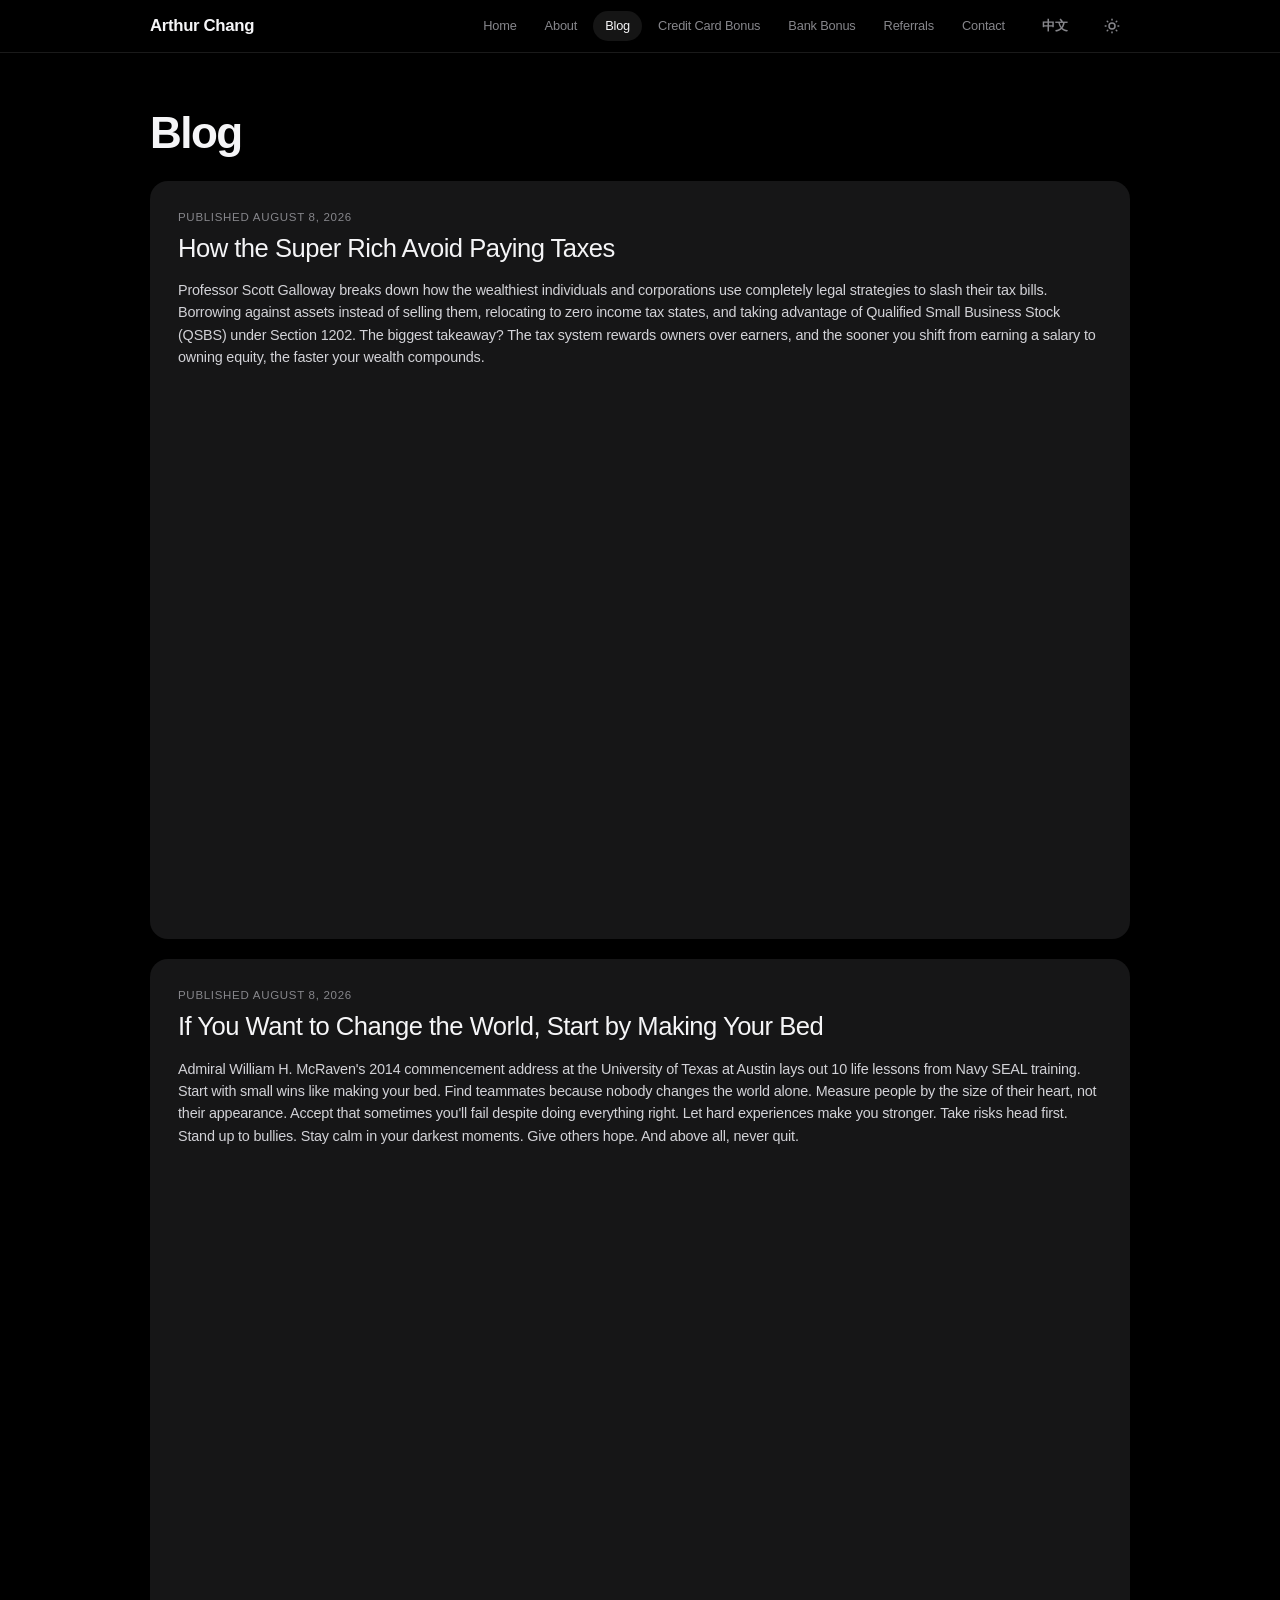
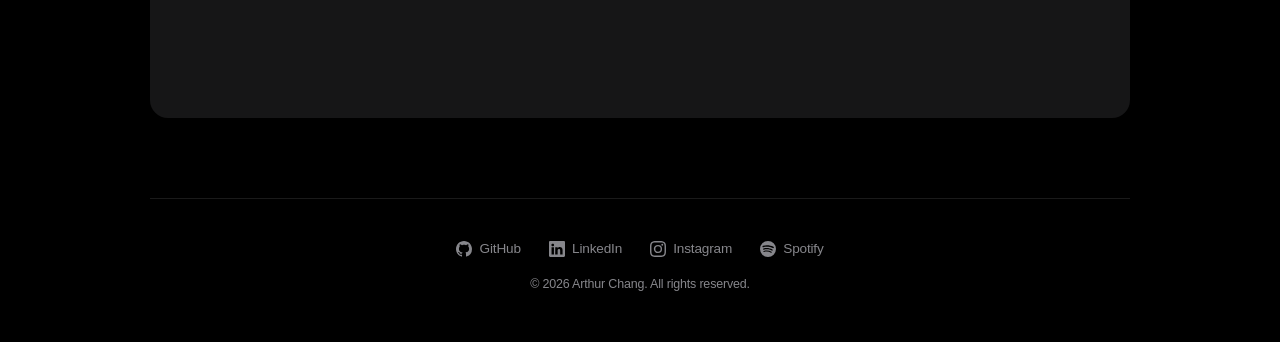
<file: blog.html>
<!DOCTYPE html>
<html lang="en" class="dark">
  <head>
    <meta charset="UTF-8">
    <meta name="viewport" content="width=device-width, initial-scale=1.0">
    <title data-i18n="title.blog">Arthur Chang | Blog</title>
    <link rel="canonical" href="https://ayochillout.com/blog">
    <!-- Language: Chinese text, then the switcher (see js/i18n.js) -->
    <script src="js/i18n-zh-tw.js"></script>
    <script src="js/i18n.js"></script>
    <link rel="stylesheet" href="styles.css">
  </head>
  <body>
    <!-- Shared page shell: navigation and theme controls for the blog section -->
    <header>
      <div class="header-top">
        <div class="site-brand">
          <h1><a href="/">Arthur Chang</a></h1>
        </div>
        <div class="nav-group">
          <nav>
            <ul>
            <li><a href="/" data-i18n="nav.home">Home</a></li>
            <li><a href="/about" data-i18n="nav.about">About</a></li>
            <li><a href="/blog" class="active" data-i18n="nav.blog">Blog</a></li>
            <li><a href="/credit-card-bonus" data-i18n="nav.cards">Credit Card Bonus</a></li>
            <li><a href="/bank-account-bonus" data-i18n="nav.banks">Bank Bonus</a></li>
            <li><a href="/referrals" data-i18n="nav.referrals">Referrals</a></li>
            <li><a href="/contact" data-i18n="nav.contact">Contact</a></li>
            </ul>
          </nav>
          <button type="button" class="lang-toggle">中文</button>
          <button class="theme-toggle" aria-label="Toggle theme" data-i18n-attr="aria-label:ui.theme">
            <svg class="icon-sun" fill="none" viewBox="0 0 24 24" stroke="currentColor">
              <path stroke-linecap="round" stroke-linejoin="round" stroke-width="2"
                d="M12 3v1m0 16v1m9-9h-1M4 12H3m15.364 6.364l-.707-.707M6.343 6.343l-.707-.707m12.728 0l-.707.707M6.343 17.657l-.707.707M16 12a4 4 0 11-8 0 4 4 0 018 0z"/>
            </svg>
            <svg class="icon-moon" fill="none" viewBox="0 0 24 24" stroke="currentColor">
              <path stroke-linecap="round" stroke-linejoin="round" stroke-width="2"
                d="M20.354 15.354A9 9 0 018.646 3.646 9.003 9.003 0 0012 21a9.003 9.003 0 008.354-5.646z"/>
            </svg>
          </button>
        </div>
      </div>
    </header>

    <main>
      <!-- Blog listing: curated essays and video summaries -->
      <section class="section-block animate-on-scroll" style="border-top:none; margin-top:0; padding-top:0;">
        <div class="section-header">
          <h3 data-i18n="nav.blog">Blog</h3>
        </div>

        <div class="blog-list stagger">
          <article class="animate-on-scroll">
            <div class="meta" data-i18n-html="blog.published.2026-08-08">Published <time datetime="2026-08-08">August 8, 2026</time></div>
            <h2 data-i18n="post.tax.title">How the Super Rich Avoid Paying Taxes</h2>
            <p data-i18n="post.tax.body">
              Professor Scott Galloway breaks down how the wealthiest individuals and
              corporations use completely legal strategies to slash their tax bills.
              Borrowing against assets instead of selling them, relocating to zero income
              tax states, and taking advantage of Qualified Small Business Stock (QSBS)
              under Section 1202. The biggest takeaway? The tax system rewards owners
              over earners, and the sooner you shift from earning a salary to owning
              equity, the faster your wealth compounds.
            </p>
            <iframe
              src="https://www.youtube.com/embed/WgzyFrIwYi4?si=EvPogIhBYR08a8JF&amp;start=77"
              title="YouTube video player"
              frameborder="0"
              allow="accelerometer; autoplay; clipboard-write; encrypted-media; gyroscope; picture-in-picture; web-share"
              referrerpolicy="strict-origin-when-cross-origin"
              allowfullscreen>
            </iframe>
          </article>

          <article class="animate-on-scroll">
            <div class="meta" data-i18n-html="blog.published.2026-08-08">Published <time datetime="2026-08-08">August 8, 2026</time></div>
            <h2 data-i18n="post.bed.title">If You Want to Change the World, Start by Making Your Bed</h2>
            <p data-i18n="post.bed.body">
              Admiral William H. McRaven's 2014 commencement address at the University
              of Texas at Austin lays out 10 life lessons from Navy SEAL training. Start
              with small wins like making your bed. Find teammates because nobody changes
              the world alone. Measure people by the size of their heart, not their
              appearance. Accept that sometimes you'll fail despite doing everything right.
              Let hard experiences make you stronger. Take risks head first. Stand up to
              bullies. Stay calm in your darkest moments. Give others hope. And above all,
              never quit.
            </p>
            <iframe
              src="https://www.youtube.com/embed/pxBQLFLei70?si=L1F3ojNLVEDTXaIv"
              title="YouTube video player"
              frameborder="0"
              allow="accelerometer; autoplay; clipboard-write; encrypted-media; gyroscope; picture-in-picture; web-share"
              referrerpolicy="strict-origin-when-cross-origin"
              allowfullscreen>
            </iframe>
          </article>
        </div>
      </section>
    </main>

    <footer>
      <!-- Footer links: social destinations and quick contact channels -->
      <div class="footer-links">
        <a href="https://github.com/arthurchang881225-boop" target="_blank" rel="noopener"><svg class="icon" aria-hidden="true"><use href="#icon-github"></use></svg>GitHub</a>
        <a href="https://www.linkedin.com/in/arthurchangcpa" target="_blank" rel="noopener"><svg class="icon" aria-hidden="true"><use href="#icon-linkedin"></use></svg>LinkedIn</a>
        <a href="https://www.instagram.com/ayo.chill.out" target="_blank" rel="noopener"><svg class="icon" aria-hidden="true"><use href="#icon-instagram"></use></svg>Instagram</a>
        <a href="https://open.spotify.com/user/s2gosrk3t6dteqrxak48hhbz8" target="_blank" rel="noopener"><svg class="icon" aria-hidden="true"><use href="#icon-spotify"></use></svg>Spotify</a>
      </div>
      <p class="copyright" data-i18n-html="footer.copyright">&copy; 2026 Arthur Chang. All rights reserved.</p>
    </footer>
    <script src="script.js"></script>
  </body>
</html>
</file>
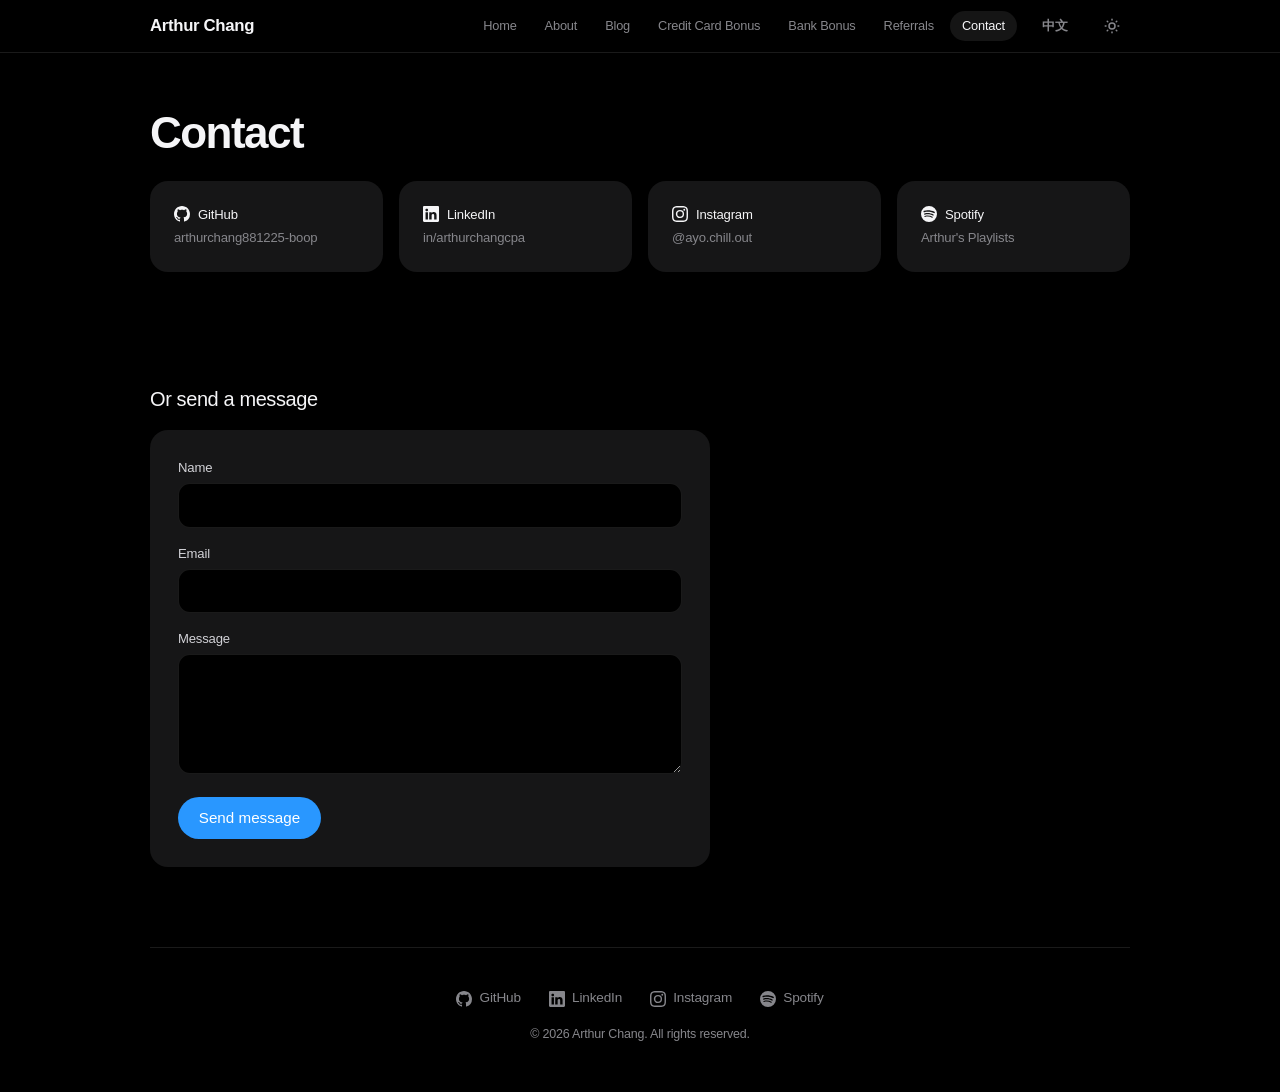
<file: contact.html>
<!DOCTYPE html>
<html lang="en" class="dark">
  <head>
    <meta charset="UTF-8">
    <meta name="viewport" content="width=device-width, initial-scale=1.0">
    <title data-i18n="title.contact">Arthur Chang | Contact</title>
    <link rel="canonical" href="https://ayochillout.com/contact">
    <!-- Language: Chinese text, then the switcher (see js/i18n.js) -->
    <script src="js/i18n-zh-tw.js"></script>
    <script src="js/i18n.js"></script>
    <link rel="stylesheet" href="styles.css">
  </head>
  <body>
    <!-- Shared page shell: header, navigation, and theme toggle for every page -->
    <header>
      <div class="header-top">
        <div class="site-brand">
          <h1><a href="/">Arthur Chang</a></h1>
        </div>
        <div class="nav-group">
          <nav>
            <ul>
            <li><a href="/" data-i18n="nav.home">Home</a></li>
            <li><a href="/about" data-i18n="nav.about">About</a></li>
            <li><a href="/blog" data-i18n="nav.blog">Blog</a></li>
            <li><a href="/credit-card-bonus" data-i18n="nav.cards">Credit Card Bonus</a></li>
            <li><a href="/bank-account-bonus" data-i18n="nav.banks">Bank Bonus</a></li>
            <li><a href="/referrals" data-i18n="nav.referrals">Referrals</a></li>
            <li><a href="/contact" class="active" data-i18n="nav.contact">Contact</a></li>
            </ul>
          </nav>
          <button type="button" class="lang-toggle">中文</button>
          <button class="theme-toggle" aria-label="Toggle theme" data-i18n-attr="aria-label:ui.theme">
            <svg class="icon-sun" fill="none" viewBox="0 0 24 24" stroke="currentColor">
              <path stroke-linecap="round" stroke-linejoin="round" stroke-width="2"
                d="M12 3v1m0 16v1m9-9h-1M4 12H3m15.364 6.364l-.707-.707M6.343 6.343l-.707-.707m12.728 0l-.707.707M6.343 17.657l-.707.707M16 12a4 4 0 11-8 0 4 4 0 018 0z"/>
            </svg>
            <svg class="icon-moon" fill="none" viewBox="0 0 24 24" stroke="currentColor">
              <path stroke-linecap="round" stroke-linejoin="round" stroke-width="2"
                d="M20.354 15.354A9 9 0 018.646 3.646 9.003 9.003 0 0012 21a9.003 9.003 0 008.354-5.646z"/>
            </svg>
          </button>
        </div>
      </div>
    </header>

    <main>
      <!-- Contact directory: quick-access links to the main profiles and channels -->
      <section class="section-block animate-on-scroll" style="border-top:none; margin-top:0; padding-top:0;">
        <div class="section-header">
          <h3 data-i18n="nav.contact">Contact</h3>
        </div>

        <div class="contact-grid stagger">
          <a href="https://github.com/arthurchang881225-boop" target="_blank" rel="noopener" class="contact-card animate-on-scroll" style="text-decoration:none;">
            <div class="label"><svg class="icon" aria-hidden="true"><use href="#icon-github"></use></svg>GitHub</div>
            <div class="value">arthurchang881225-boop</div>
          </a>
          <a href="https://www.linkedin.com/in/arthurchangcpa" target="_blank" rel="noopener" class="contact-card animate-on-scroll" style="text-decoration:none;">
            <div class="label"><svg class="icon" aria-hidden="true"><use href="#icon-linkedin"></use></svg>LinkedIn</div>
            <div class="value">in/arthurchangcpa</div>
          </a>
          <a href="https://www.instagram.com/ayo.chill.out" target="_blank" rel="noopener" class="contact-card animate-on-scroll" style="text-decoration:none;">
            <div class="label"><svg class="icon" aria-hidden="true"><use href="#icon-instagram"></use></svg>Instagram</div>
            <div class="value">@ayo.chill.out</div>
          </a>
          <a href="https://open.spotify.com/user/s2gosrk3t6dteqrxak48hhbz8" target="_blank" rel="noopener" class="contact-card animate-on-scroll" style="text-decoration:none;">
            <div class="label"><svg class="icon" aria-hidden="true"><use href="#icon-spotify"></use></svg>Spotify</div>
            <div class="value" data-i18n="contact.playlists">Arthur's Playlists</div>
          </a>
        </div>
      </section>

      <!-- Contact form: sent through Formspree (formspree.io), which emails the message
           to Arthur. js/contact.js sends it in the background and shows the result here;
           without JavaScript the form still posts straight to Formspree. -->
      <section class="section-block animate-on-scroll">
        <div class="contact-form-section">
          <h3 data-i18n="contact.formTitle">Or send a message</h3>
          <form id="contact-form" action="https://formspree.io/f/xvkaalny" method="POST">
            <div>
              <label for="name" data-i18n="contact.name">Name</label>
              <input type="text" id="name" name="name" autocomplete="name" required>
            </div>
            <div>
              <label for="email" data-i18n="contact.email">Email</label>
              <input type="email" id="email" name="email" autocomplete="email" required>
            </div>
            <div>
              <label for="message" data-i18n="contact.message">Message</label>
              <textarea id="message" name="message" required></textarea>
            </div>
            <!-- Spam trap: hidden from people; Formspree drops messages that fill it in -->
            <input type="text" name="_gotcha" class="form-trap" tabindex="-1" autocomplete="off" aria-hidden="true">
            <input type="hidden" name="_subject" value="New message from ayochillout.com">
            <button type="submit" data-i18n="contact.send">Send message</button>
            <p class="form-status" id="contact-status" role="status" aria-live="polite" hidden></p>
          </form>
        </div>
      </section>
    </main>

    <footer>
      <!-- Footer links: quick connections to the author's main social profiles -->
      <div class="footer-links">
        <a href="https://github.com/arthurchang881225-boop" target="_blank" rel="noopener"><svg class="icon" aria-hidden="true"><use href="#icon-github"></use></svg>GitHub</a>
        <a href="https://www.linkedin.com/in/arthurchangcpa" target="_blank" rel="noopener"><svg class="icon" aria-hidden="true"><use href="#icon-linkedin"></use></svg>LinkedIn</a>
        <a href="https://www.instagram.com/ayo.chill.out" target="_blank" rel="noopener"><svg class="icon" aria-hidden="true"><use href="#icon-instagram"></use></svg>Instagram</a>
        <a href="https://open.spotify.com/user/s2gosrk3t6dteqrxak48hhbz8" target="_blank" rel="noopener"><svg class="icon" aria-hidden="true"><use href="#icon-spotify"></use></svg>Spotify</a>
      </div>
      <p class="copyright" data-i18n-html="footer.copyright">&copy; 2026 Arthur Chang. All rights reserved.</p>
    </footer>
    <script src="script.js"></script>
    <script src="js/contact.js"></script>
  </body>
</html>
</file>
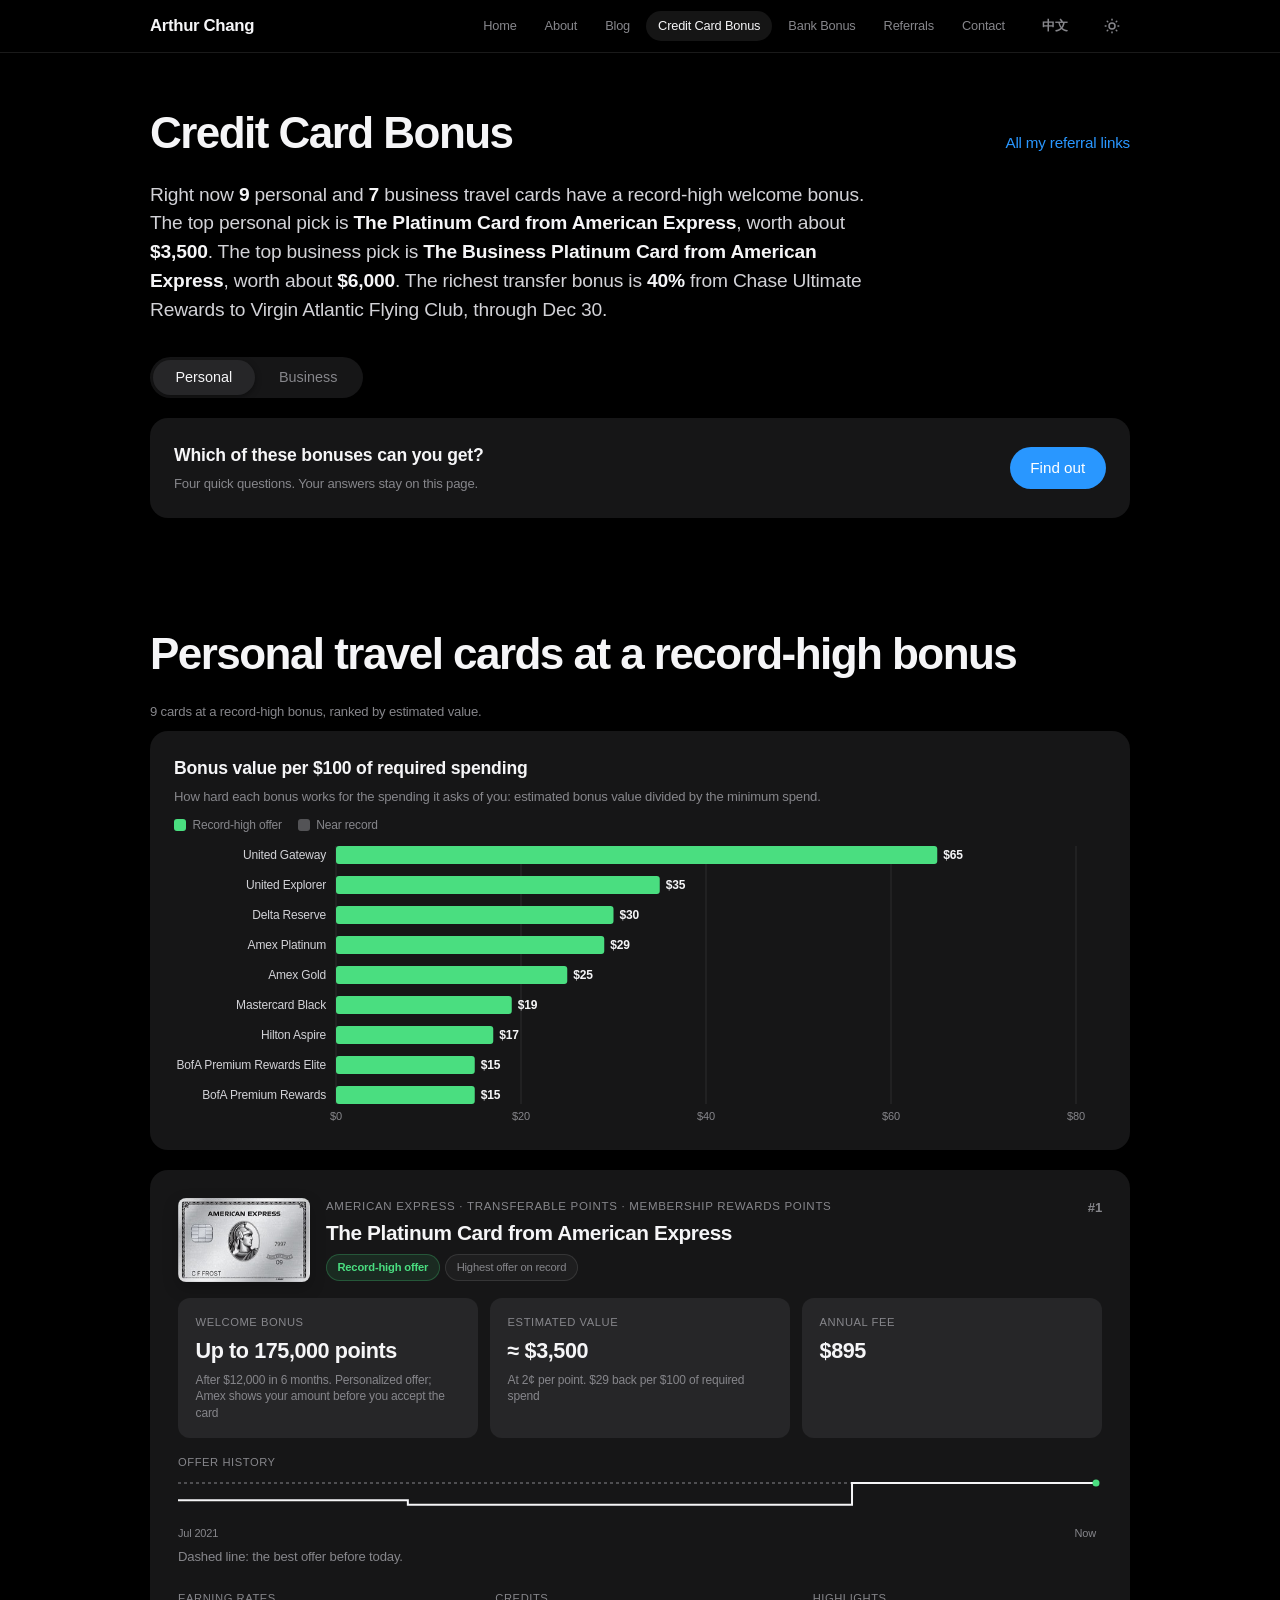
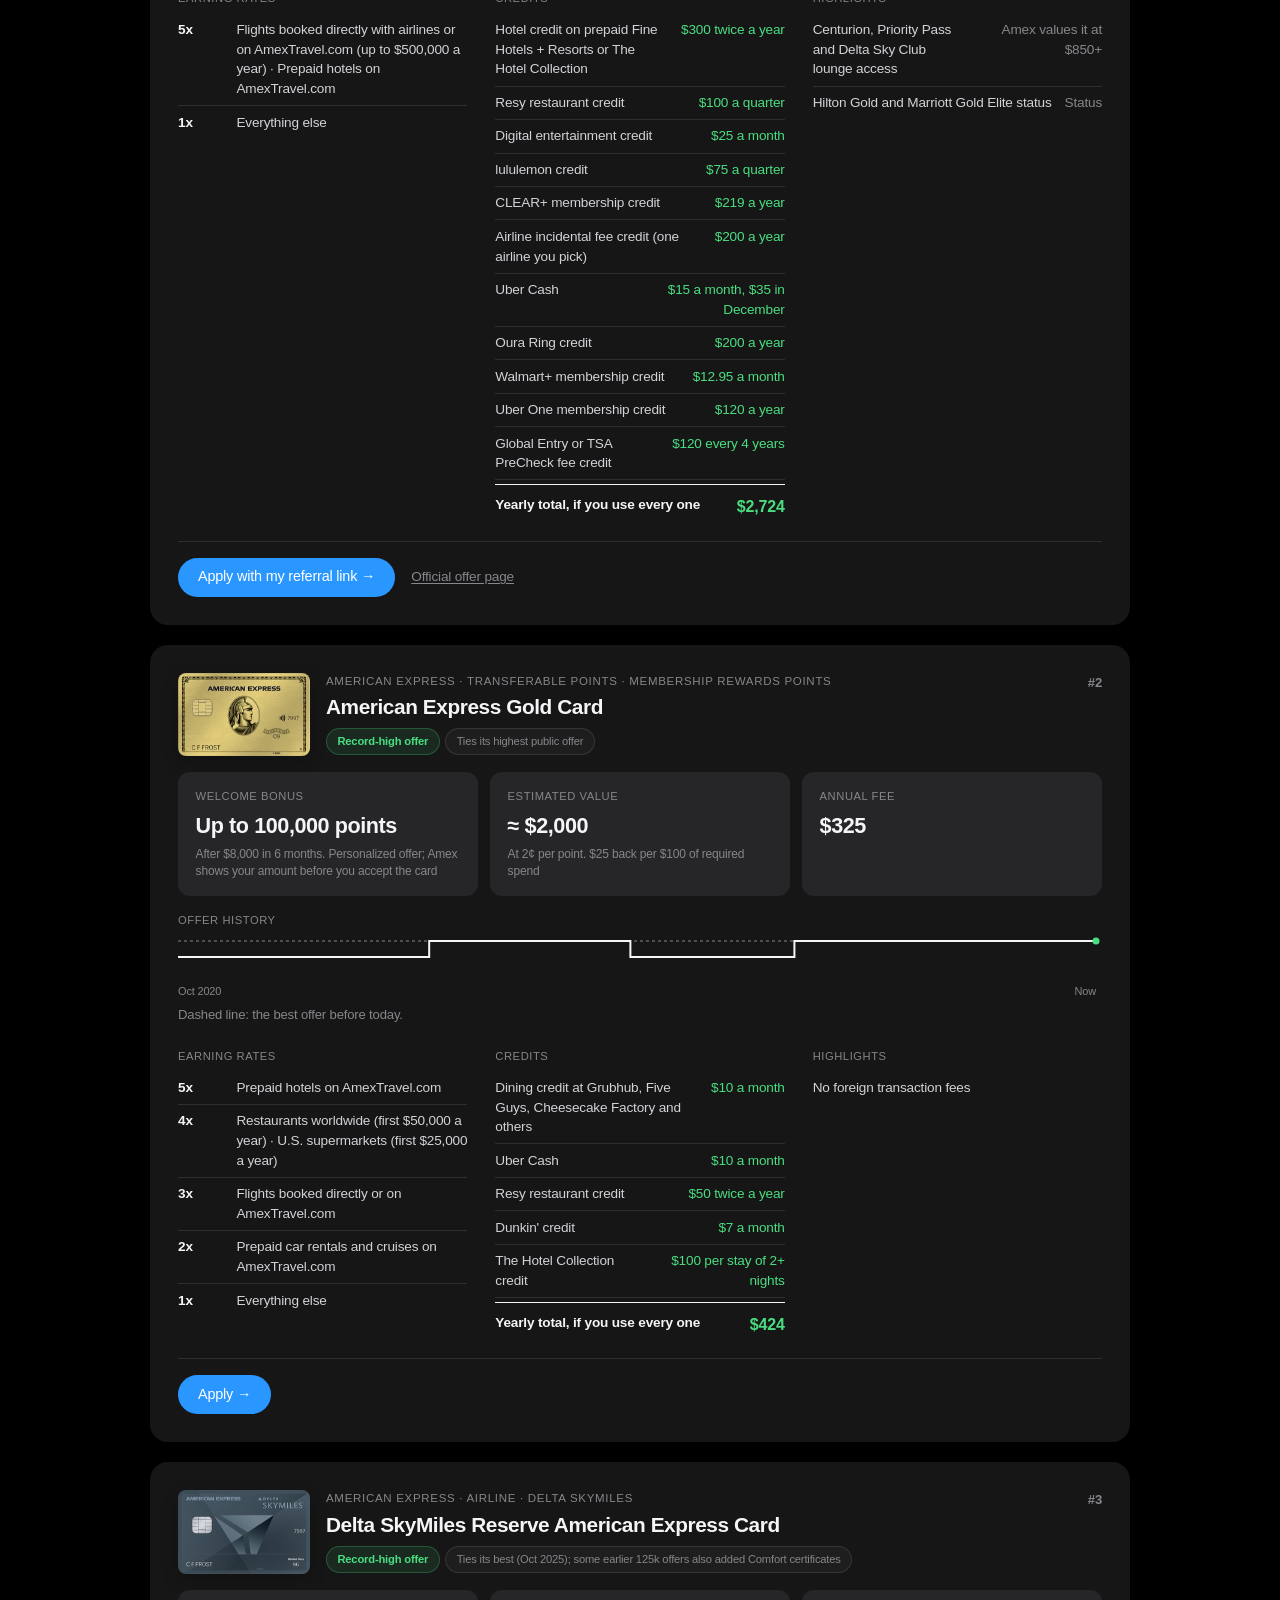
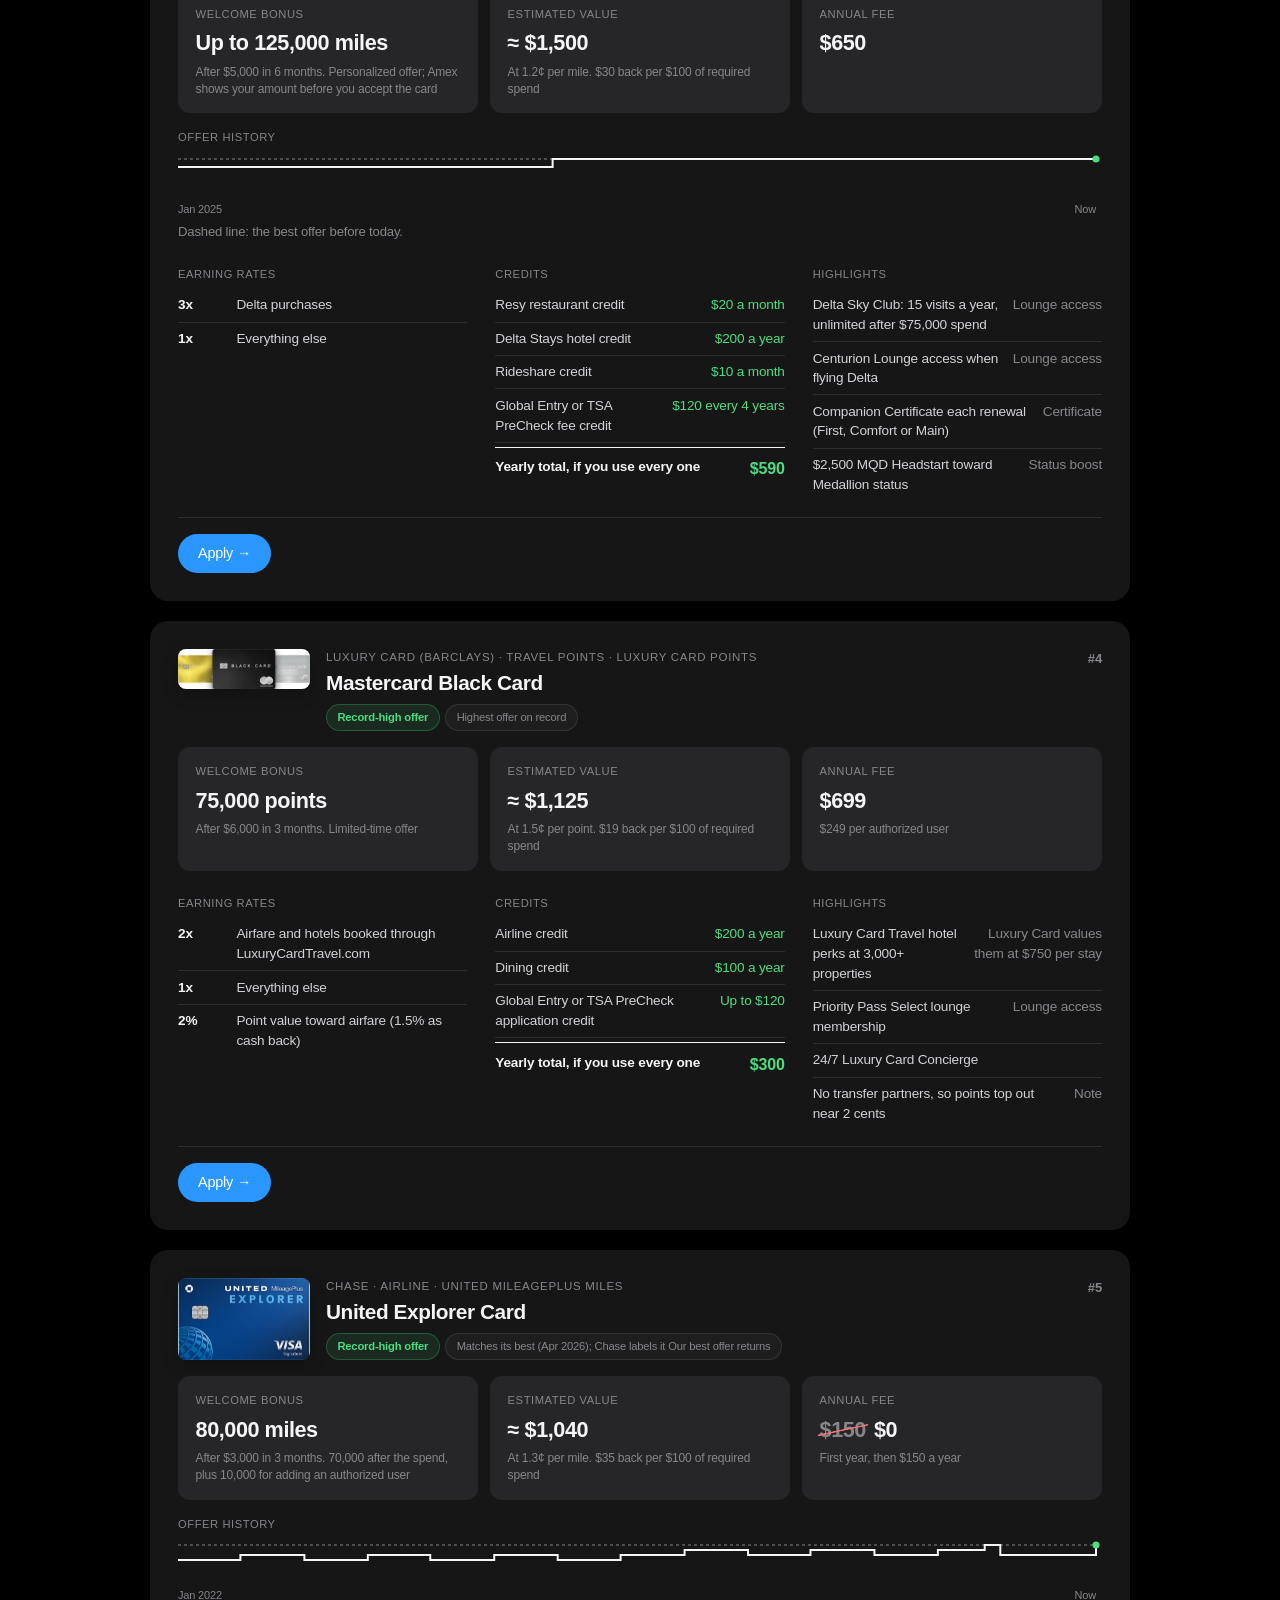
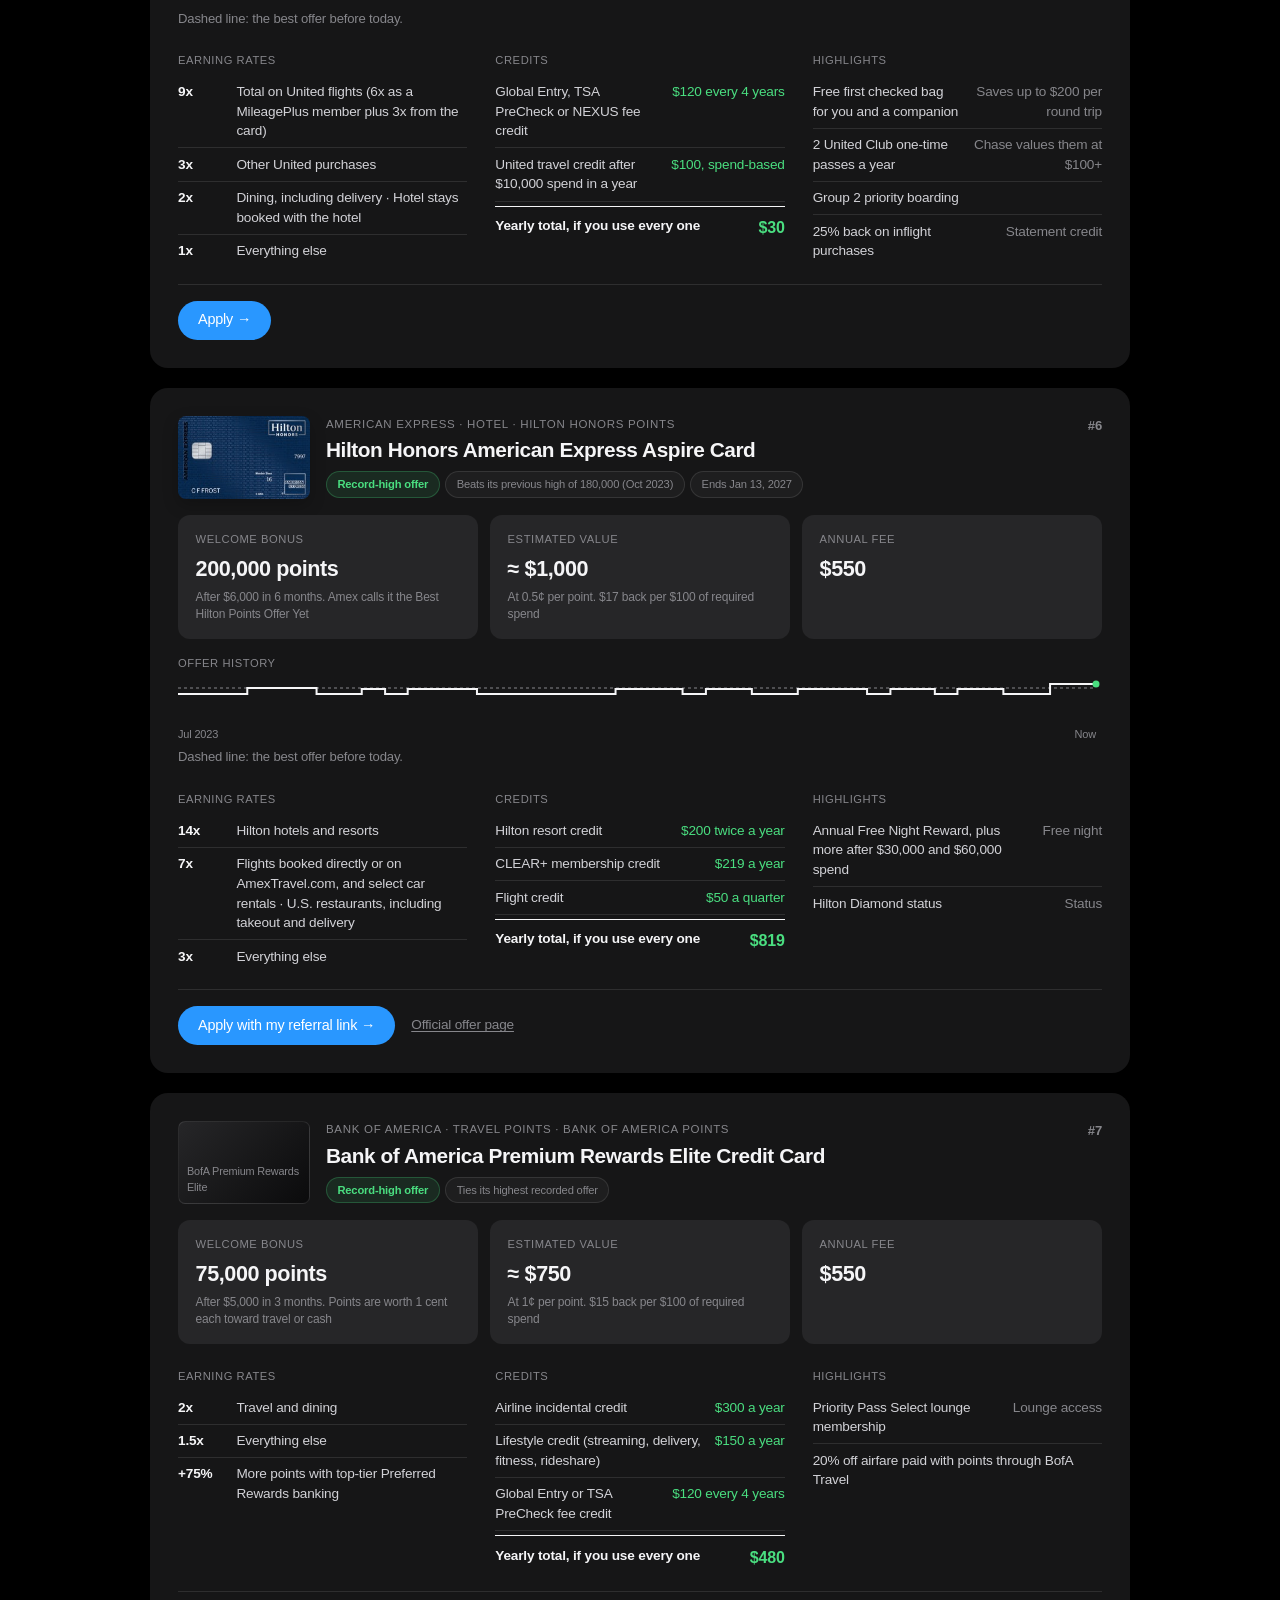
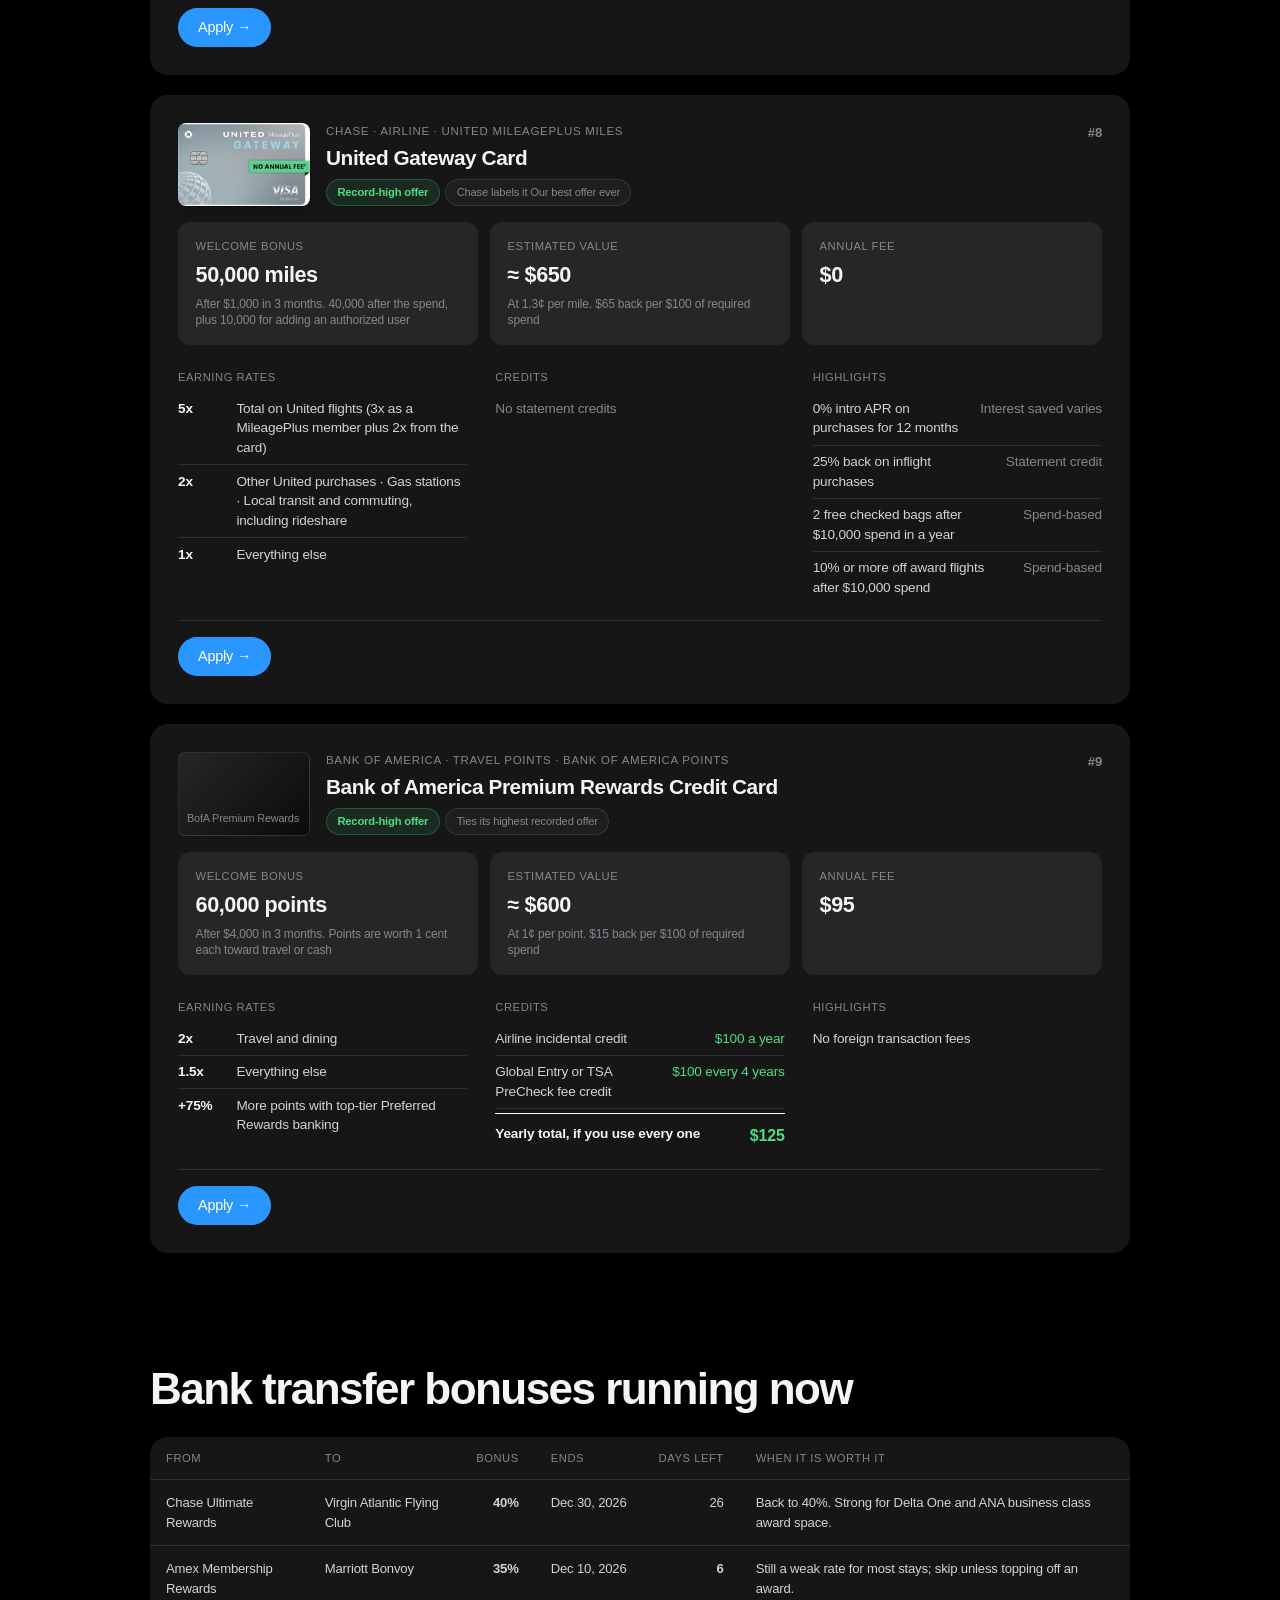
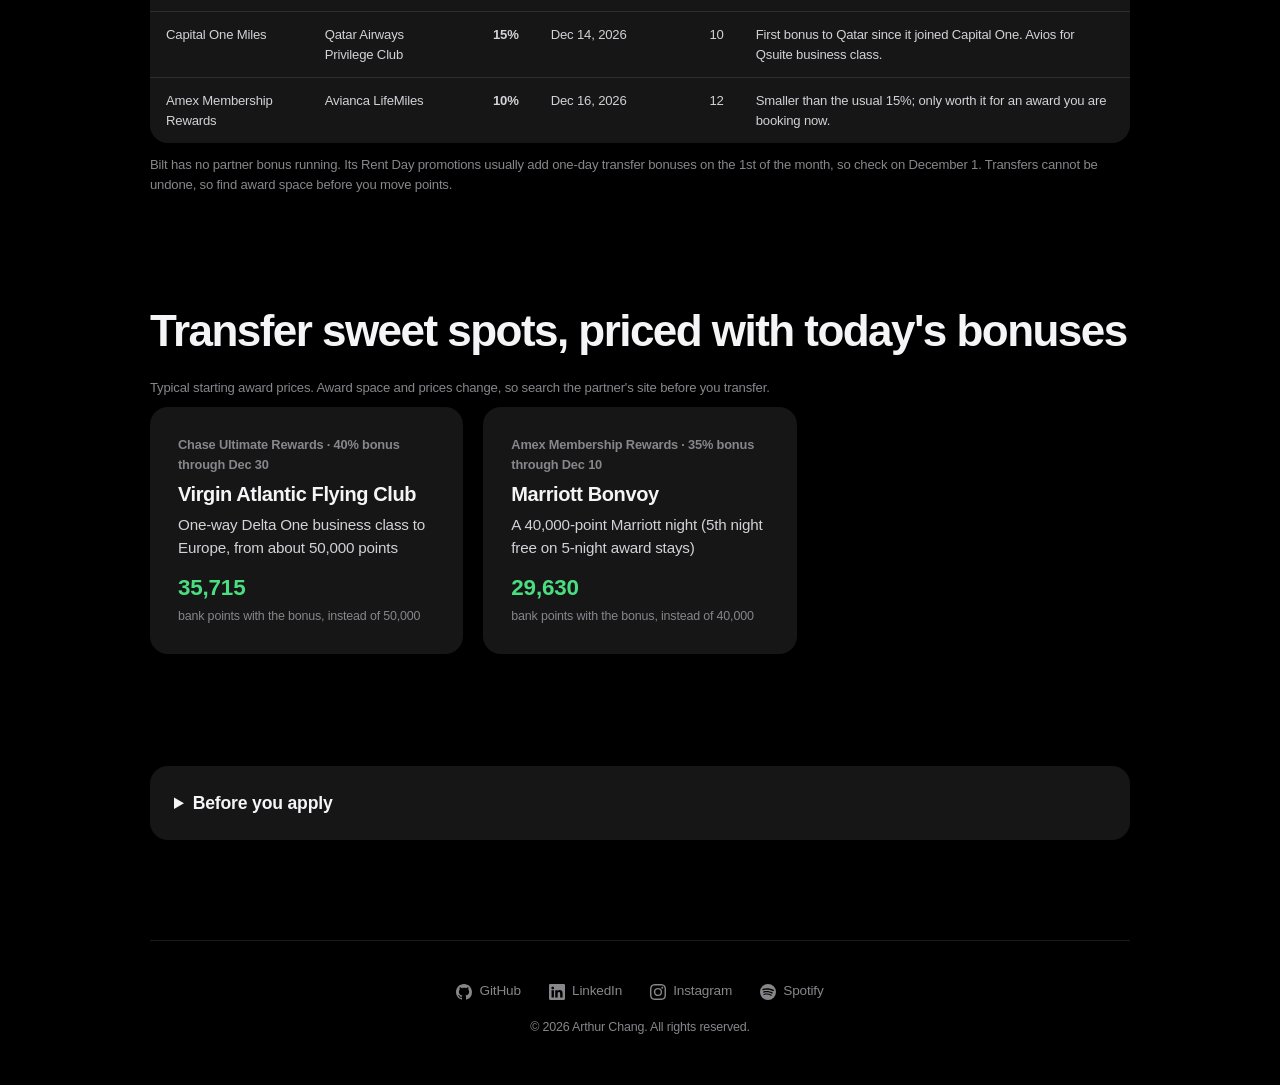
<file: credit-card-bonus.html>
<!DOCTYPE html>
<html lang="en" class="dark">
  <head>
    <meta charset="UTF-8">
    <meta name="viewport" content="width=device-width, initial-scale=1.0">
    <title data-i18n="title.cards">Arthur Chang | Credit Card Bonus</title>
    <meta name="description" content="Travel rewards credit cards with record-high welcome bonuses right now, plus current bank transfer bonuses. Checked weekly.">
    <link rel="canonical" href="https://ayochillout.com/credit-card-bonus">
    <!-- Language: Chinese text, then the switcher (see js/i18n.js) -->
    <script src="js/i18n-zh-tw.js"></script>
    <script src="js/i18n.js"></script>
    <link rel="stylesheet" href="styles.css">
  </head>
  <body>
    <!--
      Credit Card Bonus page.
      This file is the fixed layout only: every number, card and table row is drawn by
      js/credit-card-bonus.js from data/cards.json, data/transfers.json and
      data/referrals.json. The weekly offer check replaces the data files and never
      edits this page, so the design stays the same from week to week.
    -->

    <!-- Shared page shell: navigation and theme control -->
    <header>
      <div class="header-top">
        <div class="site-brand">
          <h1><a href="/">Arthur Chang</a></h1>
        </div>
        <div class="nav-group">
          <nav>
            <ul>
              <li><a href="/" data-i18n="nav.home">Home</a></li>
              <li><a href="/about" data-i18n="nav.about">About</a></li>
              <li><a href="/blog" data-i18n="nav.blog">Blog</a></li>
              <li><a href="/credit-card-bonus" class="active" data-i18n="nav.cards">Credit Card Bonus</a></li>
              <li><a href="/bank-account-bonus" data-i18n="nav.banks">Bank Bonus</a></li>
              <li><a href="/referrals" data-i18n="nav.referrals">Referrals</a></li>
              <li><a href="/contact" data-i18n="nav.contact">Contact</a></li>
            </ul>
          </nav>
          <button type="button" class="lang-toggle">中文</button>
          <button class="theme-toggle" aria-label="Toggle theme" data-i18n-attr="aria-label:ui.theme">
            <svg class="icon-sun" fill="none" viewBox="0 0 24 24" stroke="currentColor">
              <path stroke-linecap="round" stroke-linejoin="round" stroke-width="2"
                d="M12 3v1m0 16v1m9-9h-1M4 12H3m15.364 6.364l-.707-.707M6.343 6.343l-.707-.707m12.728 0l-.707.707M6.343 17.657l-.707.707M16 12a4 4 0 11-8 0 4 4 0 018 0z"/>
            </svg>
            <svg class="icon-moon" fill="none" viewBox="0 0 24 24" stroke="currentColor">
              <path stroke-linecap="round" stroke-linejoin="round" stroke-width="2"
                d="M20.354 15.354A9 9 0 018.646 3.646 9.003 9.003 0 0012 21a9.003 9.003 0 008.354-5.646z"/>
            </svg>
          </button>
        </div>
      </div>
    </header>

    <main>
      <!-- Intro: one-sentence summary of this week's best offers -->
      <section class="section-block page-intro animate-on-scroll">
        <div class="section-header">
          <h3 data-i18n="nav.cards">Credit Card Bonus</h3>
          <a href="/referrals" data-i18n="cc.allReferrals">All my referral links</a>
        </div>

        <div class="ccb-intro">
          <p class="ccb-lede" id="ccb-lede" data-i18n="ui.loading">Loading this week's offers&hellip;</p>
        </div>
      </section>

      <!-- Card type toggle -->
      <section class="section-block animate-on-scroll ccb-toolbar">
        <div class="ccb-toggle" role="group" aria-label="Card type">
          <button type="button" data-segment="personal" aria-pressed="true" data-i18n="ui.personal">Personal</button>
          <button type="button" data-segment="business" aria-pressed="false" data-i18n="ui.business">Business</button>
        </div>
      </section>

      <!-- Bonus checker: four short questions, one at a time. js/credit-card-bonus.js
           shows one panel at a time (data-panel) and keeps the answers in memory only. -->
      <section class="section-block animate-on-scroll">
        <div class="ccb-panel ccb-checker" id="ccb-checker">

          <!-- Before starting -->
          <div class="ccb-check-start" data-panel="start">
            <div>
              <h4 class="ccb-panel-title" data-i18n="cc.check.title">Which of these bonuses can you get?</h4>
              <p class="ccb-meta" data-i18n="cc.check.meta">Four quick questions. Your answers stay on this page.</p>
            </div>
            <button type="button" data-action="start" data-i18n="ui.findOut">Find out</button>
          </div>

          <!-- Questions -->
          <div class="ccb-quiz" data-panel="quiz" hidden>
            <div class="ccb-progress">
              <span data-i18n-html="cc.progress">Question <b id="ccb-step-num">1</b> of 4</span>
              <span class="ccb-progress-bar"><i id="ccb-step-bar"></i></span>
            </div>

            <div class="ccb-step" data-step="1">
              <h4 class="ccb-question" data-i18n="cc.q1">How many personal credit cards have you opened in the last 24 months, at any bank?</h4>
              <div class="ccb-options" data-field="n524" role="group" aria-label="Cards opened in the last 24 months">
                <button type="button" data-value="2" data-i18n="cc.q1.a">0 to 2</button>
                <button type="button" data-value="4" data-i18n="cc.q1.b">3 or 4</button>
                <button type="button" data-value="5">5</button>
                <button type="button" data-value="6" data-i18n="cc.q1.d">6 or more</button>
              </div>
            </div>

            <div class="ccb-step" data-step="2" hidden>
              <h4 class="ccb-question" data-i18n="cc.q2">What's the most you'd pay in annual fees for one card?</h4>
              <div class="ccb-options" data-field="maxFee" role="group" aria-label="Highest annual fee">
                <button type="button" data-value="0">$0</button>
                <button type="button" data-value="100" data-i18n="cc.q2.b">Up to $100</button>
                <button type="button" data-value="400" data-i18n="cc.q2.c">Up to $400</button>
                <button type="button" data-value="700" data-i18n="cc.q2.d">Up to $700</button>
                <button type="button" data-value="-1" data-i18n="cc.q2.e">Any fee</button>
              </div>
            </div>

            <div class="ccb-step" data-step="3" hidden>
              <h4 class="ccb-question" data-i18n="cc.q3">How much could you put on a new card each month?</h4>
              <div class="ccb-options" data-field="monthly" role="group" aria-label="Monthly spending">
                <button type="button" data-value="500" data-i18n="cc.q3.a">Under $1,000</button>
                <button type="button" data-value="1000" data-i18n="cc.q3.b">$1,000 to $2,500</button>
                <button type="button" data-value="2500" data-i18n="cc.q3.c">$2,500 to $5,000</button>
                <button type="button" data-value="5000" data-i18n="cc.q3.d">$5,000 or more</button>
              </div>
            </div>

            <div class="ccb-step" data-step="4" hidden>
              <h4 class="ccb-question" data-i18n="cc.q4">Have you had any of these cards? Tap any that apply.</h4>
              <p class="ccb-meta" data-i18n="cc.q4.meta">Most banks pay a card's bonus only once, or once every few years.</p>
              <div class="ccb-options ccb-options-multi" id="ccb-had-options" role="group" aria-label="Cards you have had"></div>
            </div>

            <div class="ccb-quiz-nav">
              <button type="button" class="ccb-text-button" data-action="back" data-i18n="ui.back">Back</button>
              <button type="button" data-action="next" hidden>None of these</button>
            </div>
          </div>

          <!-- After the last question -->
          <div class="ccb-check-done" data-panel="done" hidden>
            <p class="ccb-result" id="ccb-fit-summary" aria-live="polite"></p>
            <div class="ccb-answers" id="ccb-answers"></div>
            <div class="ccb-done-actions">
              <label class="ccb-switch" data-i18n-html="cc.onlyFits"><input type="checkbox" id="ccb-only-fits" checked> Show only cards that fit</label>
              <button type="button" class="ccb-text-button" data-action="edit" data-i18n="ui.changeAnswers">Change answers</button>
              <button type="button" class="ccb-text-button" data-action="reset" data-i18n="ui.startOver">Start over</button>
            </div>
          </div>
        </div>
      </section>

      <!-- Ranked cards for the selected type: comparison chart, then one card per offer -->
      <section class="section-block" id="ccb-cards">
        <div class="section-header">
          <h3 id="ccb-segment-title">Personal travel cards at a record-high bonus</h3>
        </div>
        <p class="ccb-meta" id="ccb-tier-note"></p>

        <div class="ccb-panel">
          <h4 class="ccb-panel-title" data-i18n="cc.chart.title">Bonus value per $100 of required spending</h4>
          <p class="ccb-meta" data-i18n="cc.chart.note">
            How hard each bonus works for the spending it asks of you: estimated bonus value divided
            by the minimum spend.
          </p>
          <div class="ccb-legend">
            <span data-i18n-html="cc.legend.record"><i class="ccb-swatch ccb-swatch-record"></i>Record-high offer</span>
            <span data-i18n-html="cc.legend.near"><i class="ccb-swatch ccb-swatch-near"></i>Near record</span>
          </div>
          <div class="ccb-chart" id="ccb-chart"></div>
        </div>

        <ol class="cc-grid ccb-list" id="ccb-list"></ol>
      </section>

      <!-- Bank transfer bonuses that have not ended yet -->
      <section class="section-block animate-on-scroll" id="ccb-transfers">
        <div class="section-header">
          <h3 data-i18n="cc.transfers">Bank transfer bonuses running now</h3>
        </div>
        <div class="ccb-table-wrap">
          <table class="ccb-table">
            <thead>
              <tr>
                <th scope="col" data-i18n="cc.th.from">From</th>
                <th scope="col" data-i18n="cc.th.to">To</th>
                <th scope="col" class="ccb-num" data-i18n="cc.th.bonus">Bonus</th>
                <th scope="col" data-i18n="cc.th.ends">Ends</th>
                <th scope="col" class="ccb-num" data-i18n="cc.th.days">Days left</th>
                <th scope="col" data-i18n="cc.th.why">When it is worth it</th>
              </tr>
            </thead>
            <tbody id="ccb-transfer-rows"></tbody>
          </table>
        </div>
        <p class="ccb-meta" id="ccb-transfer-note"></p>
      </section>

      <!-- Award sweet spots priced with today's transfer bonuses -->
      <section class="section-block animate-on-scroll" id="ccb-sweet-spots">
        <div class="section-header">
          <h3 data-i18n="cc.spots">Transfer sweet spots, priced with today's bonuses</h3>
        </div>
        <p class="ccb-meta" data-i18n="cc.spots.note">
          Typical starting award prices. Award space and prices change, so search the partner's site
          before you transfer.
        </p>
        <ul class="card-grid ccb-spots" id="ccb-spots"></ul>
      </section>

      <!-- Issuer rules: static reference text -->
      <section class="section-block animate-on-scroll" id="ccb-rules">
        <details class="ccb-panel">
          <summary data-i18n="cc.rules.title">Before you apply</summary>
          <dl class="ccb-rules" data-i18n-html="cc.rules">
            <dt>Chase 5/24 rule</dt>
            <dd>Chase usually declines you if you opened 5 or more personal cards from any bank in the past 24 months. Most business cards from other banks do not count.</dd>
            <dt>Chase 24-month bonus rule</dt>
            <dd>United, Southwest and IHG cards pay no bonus if you have the card now or earned its bonus in the past 24 months.</dd>
            <dt>Chase IHG family rule</dt>
            <dd>IHG Premier and the no-fee IHG card exclude people who hold any personal IHG card, or earned a personal IHG bonus in 24 months. Premier Select is separate.</dd>
            <dt>Amex lifetime rule</dt>
            <dd>You can usually earn a card's welcome bonus only once in your life.</dd>
            <dt>Amex family rule</dt>
            <dd>Having held the personal Platinum can block the Gold bonus, so open Gold first.</dd>
            <dt>Amex eligibility pop-up</dt>
            <dd>Amex warns you before approval if you will not get the bonus. Close the application when you see it and no hard pull happens.</dd>
            <dt>Amex 5-card limit</dt>
            <dd>Amex lets you hold about 5 Amex credit cards at once. Charge cards like Platinum, Gold and the business charge cards do not count toward it.</dd>
            <dt>Amex 2/90 rule</dt>
            <dd>Amex approves at most 2 new credit cards in 90 days.</dd>
            <dt>Citi 48-month rule</dt>
            <dd>No bonus if you earned a bonus on the same Citi card in the past 48 months.</dd>
            <dt>Citi 8/65 rule</dt>
            <dd>Wait 8 days between Citi applications, and no more than 2 in 65 days.</dd>
            <dt>BofA 2/3/4 rule</dt>
            <dd>Bank of America approves at most 2 new cards in 2 months, 3 in 12 months and 4 in 24 months.</dd>
            <dt>Barclays 6/24 caution</dt>
            <dd>Barclays often declines people with 6 or more new accounts in 24 months.</dd>
            <dt>Minimum spend reality check</dt>
            <dd>Only open a card whose minimum spend you can reach with spending you would do anyway. Interest charges erase the bonus quickly.</dd>
          </dl>
        </details>
      </section>

      <!-- Card layout: js/credit-card-bonus.js copies this once per card and fills each data-slot -->
      <template id="ccb-card-template">
        <li class="cc-card ccb-card">
          <div class="ccb-card-head">
            <div class="ccb-art" data-slot="art"></div>
            <div class="ccb-card-title">
              <div class="cc-issuer" data-slot="issuer"></div>
              <h4><a data-slot="name" target="_blank" rel="noopener"></a></h4>
              <div class="ccb-chips" data-slot="chips"></div>
            </div>
            <span class="ccb-rank" data-slot="rank"></span>
          </div>

          <div class="cc-details">
            <div class="cc-detail-box">
              <div class="lbl" data-i18n="cc.lbl.bonus">Welcome bonus</div>
              <div class="val" data-slot="bonus"></div>
              <div class="sub" data-slot="spend"></div>
            </div>
            <div class="cc-detail-box">
              <div class="lbl" data-i18n="cc.lbl.value">Estimated value</div>
              <div class="val" data-slot="value"></div>
              <div class="sub" data-slot="cpp"></div>
            </div>
            <div class="cc-detail-box">
              <div class="lbl" data-i18n="cc.lbl.fee">Annual fee</div>
              <div class="val" data-slot="fee"></div>
              <div class="sub" data-slot="fee-note"></div>
            </div>
          </div>

          <div class="ccb-history">
            <div class="lbl" data-i18n="cc.lbl.history">Offer history</div>
            <div class="ccb-spark" data-slot="spark"></div>
            <p class="ccb-meta" data-i18n="cc.history.note">Dashed line: the best offer before today.</p>
          </div>

          <!-- Three sections: earning rates (one row per rate), credits with a yearly total, highlights -->
          <div class="ccb-sections">
            <section>
              <h5 class="lbl" data-i18n="cc.lbl.earn">Earning rates</h5>
              <ul class="ccb-earn" data-slot="earn"></ul>
            </section>
            <section>
              <h5 class="lbl" data-i18n="cc.lbl.credits">Credits</h5>
              <ul class="ccb-credits" data-slot="credits"></ul>
            </section>
            <section>
              <h5 class="lbl" data-i18n="cc.lbl.highlights">Highlights</h5>
              <ul class="ccb-perks" data-slot="highlights"></ul>
            </section>
          </div>

          <div class="ccb-card-foot">
            <div class="ccb-actions">
              <a class="cc-cta" data-slot="apply" target="_blank" rel="noopener">Apply &rarr;</a>
              <a class="ccb-official" data-slot="official" target="_blank" rel="noopener" data-i18n="ui.officialPage">Official offer page</a>
            </div>
          </div>
        </li>
      </template>
    </main>

    <footer>
      <!-- Footer links: social destinations with their logos -->
      <div class="footer-links">
        <a href="https://github.com/arthurchang881225-boop" target="_blank" rel="noopener"><svg class="icon" aria-hidden="true"><use href="#icon-github"></use></svg>GitHub</a>
        <a href="https://www.linkedin.com/in/arthurchangcpa" target="_blank" rel="noopener"><svg class="icon" aria-hidden="true"><use href="#icon-linkedin"></use></svg>LinkedIn</a>
        <a href="https://www.instagram.com/ayo.chill.out" target="_blank" rel="noopener"><svg class="icon" aria-hidden="true"><use href="#icon-instagram"></use></svg>Instagram</a>
        <a href="https://open.spotify.com/user/s2gosrk3t6dteqrxak48hhbz8" target="_blank" rel="noopener"><svg class="icon" aria-hidden="true"><use href="#icon-spotify"></use></svg>Spotify</a>
      </div>
      <p class="copyright" data-i18n-html="footer.copyright">&copy; 2026 Arthur Chang. All rights reserved.</p>
    </footer>
    <script src="script.js"></script>
    <script src="js/credit-card-bonus.js"></script>
  </body>
</html>
</file>
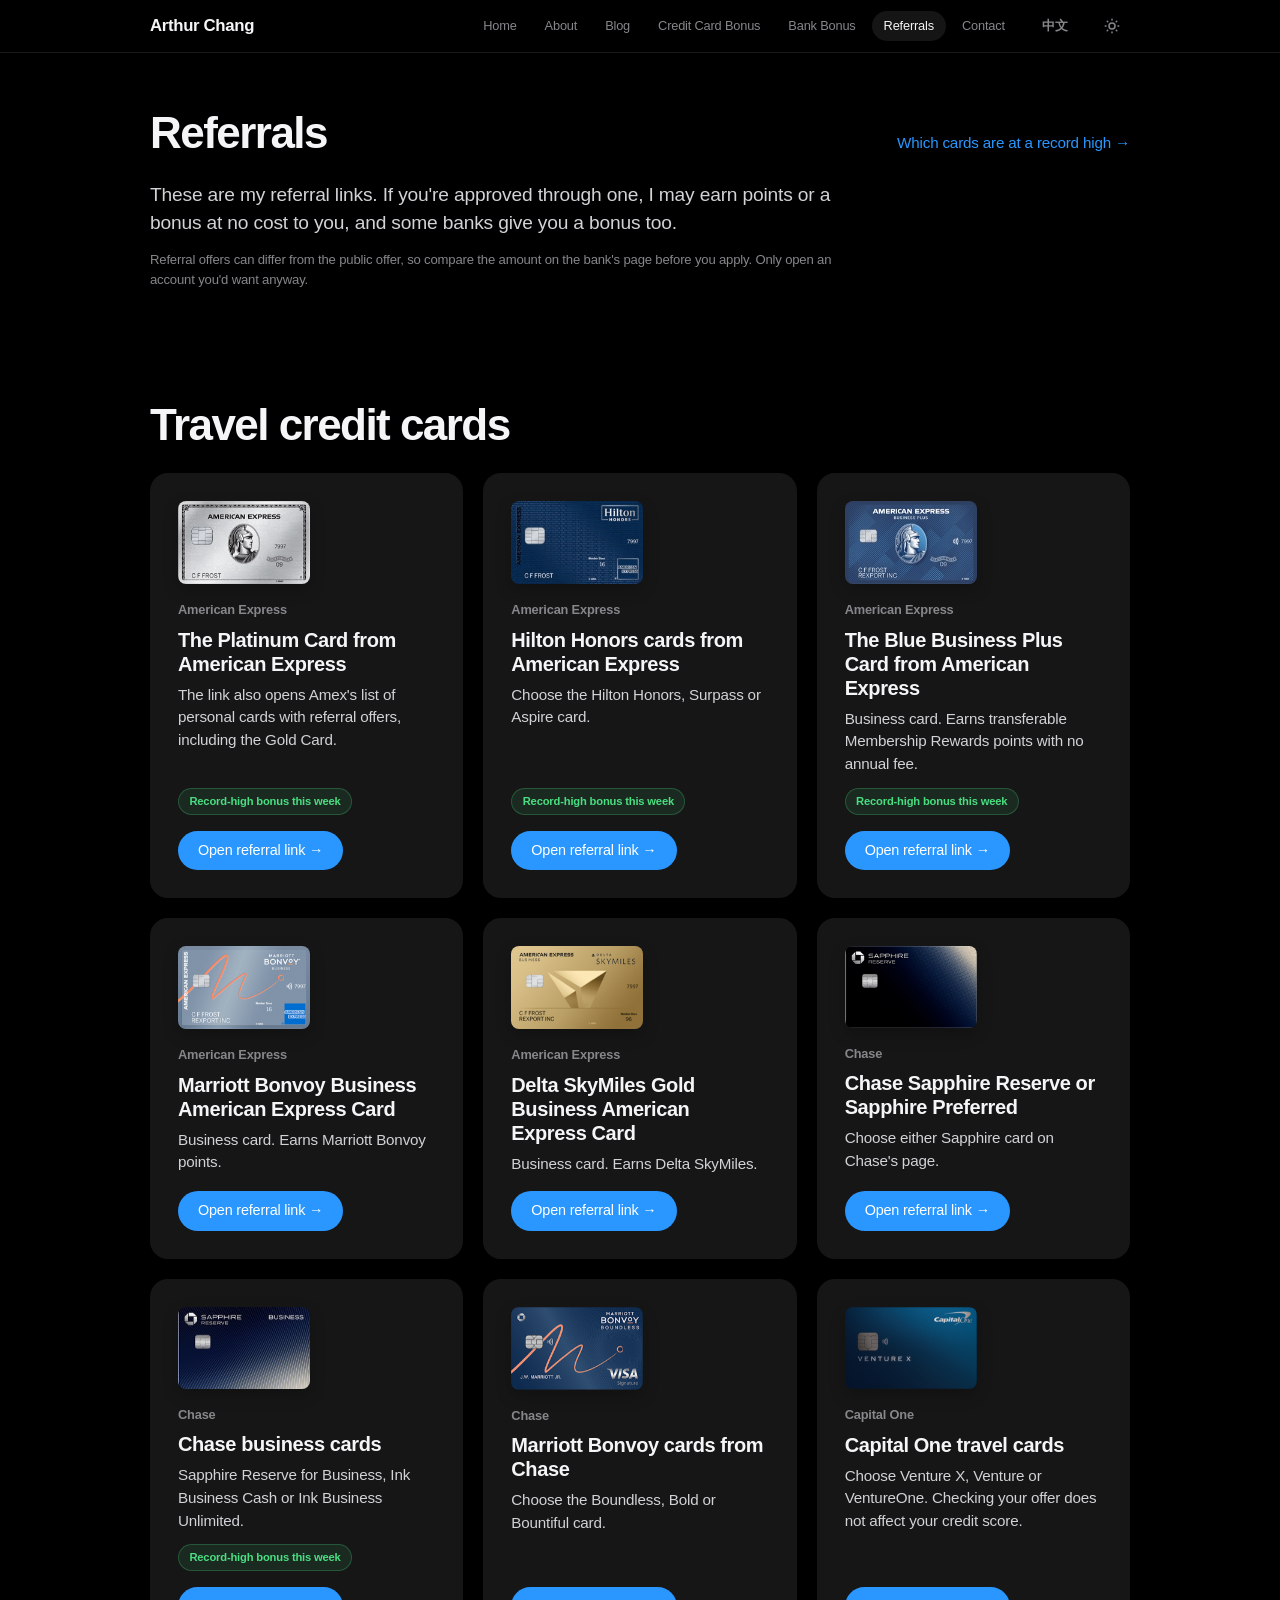
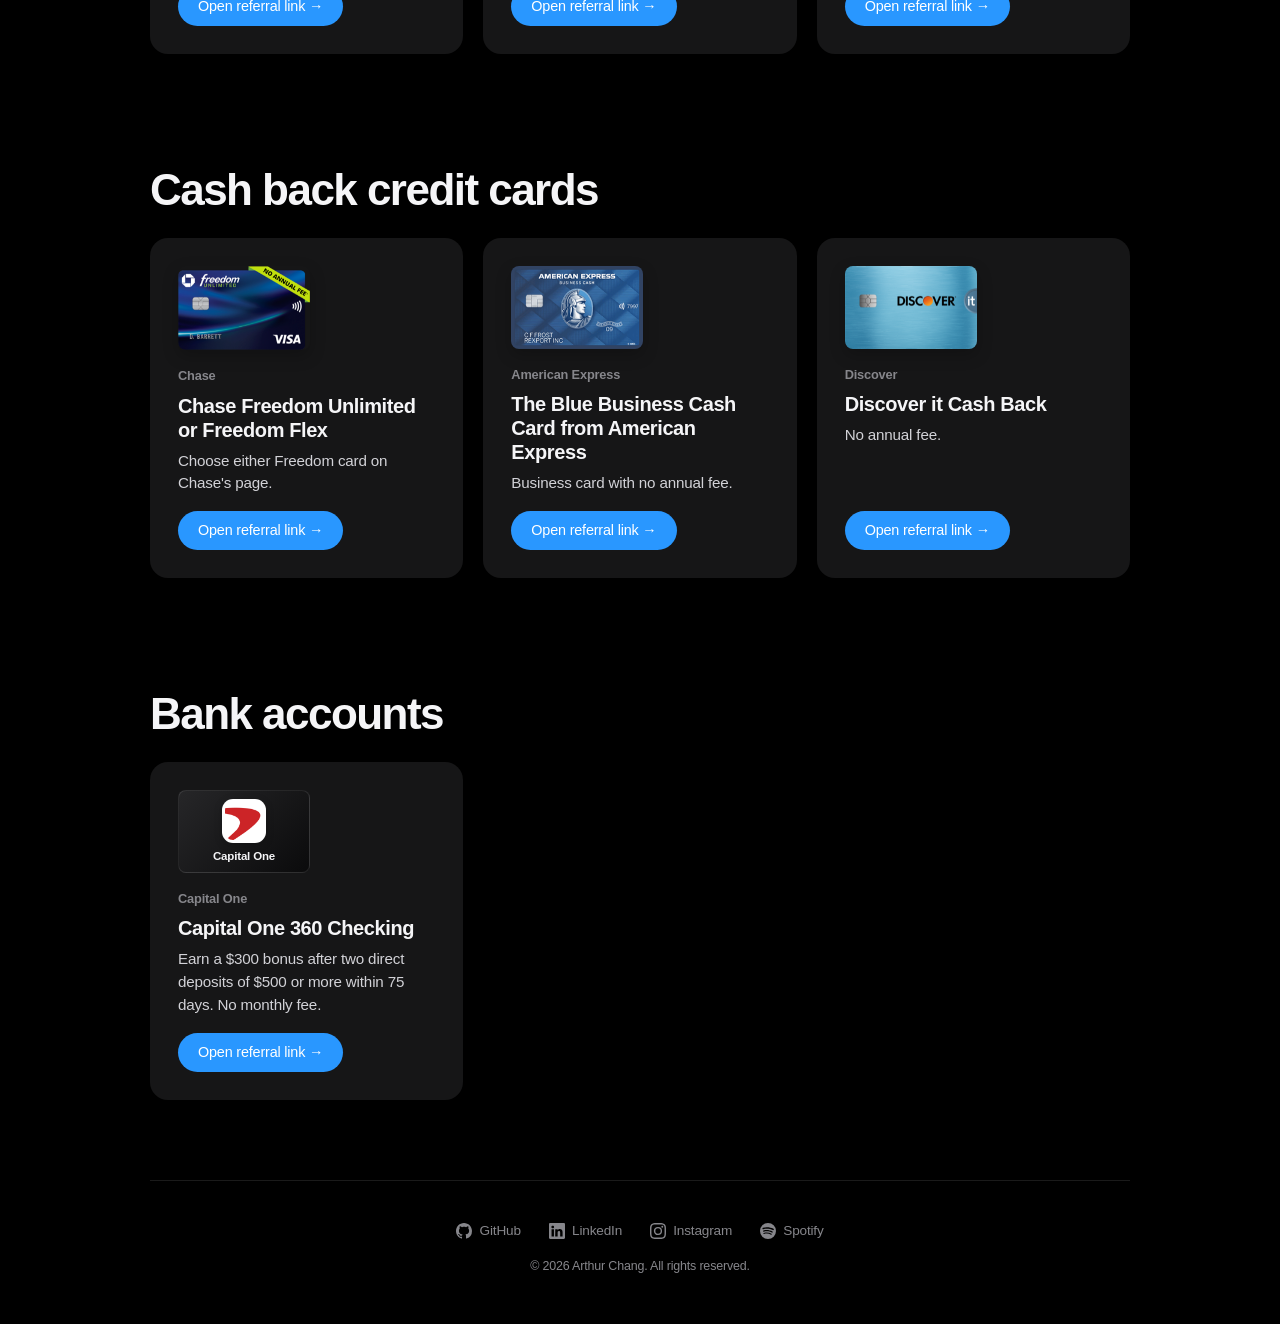
<file: referrals.html>
<!DOCTYPE html>
<html lang="en" class="dark">
  <head>
    <meta charset="UTF-8">
    <meta name="viewport" content="width=device-width, initial-scale=1.0">
    <title data-i18n="title.referrals">Arthur Chang | Referrals</title>
    <meta name="description" content="Arthur Chang's referral links for credit cards and bank accounts.">
    <link rel="canonical" href="https://ayochillout.com/referrals">
    <!-- Language: Chinese text, then the switcher (see js/i18n.js) -->
    <script src="js/i18n-zh-tw.js"></script>
    <script src="js/i18n.js"></script>
    <link rel="stylesheet" href="styles.css">
  </head>
  <body>
    <!--
      Referrals page.
      Fixed layout only: js/referrals.js draws one section per group in
      data/referrals.json into #ref-groups. To add a link (including bank accounts),
      add an item to that file; this page does not need to change.
    -->

    <!-- Shared page shell: navigation and theme control -->
    <header>
      <div class="header-top">
        <div class="site-brand">
          <h1><a href="/">Arthur Chang</a></h1>
        </div>
        <div class="nav-group">
          <nav>
            <ul>
              <li><a href="/" data-i18n="nav.home">Home</a></li>
              <li><a href="/about" data-i18n="nav.about">About</a></li>
              <li><a href="/blog" data-i18n="nav.blog">Blog</a></li>
              <li><a href="/credit-card-bonus" data-i18n="nav.cards">Credit Card Bonus</a></li>
              <li><a href="/bank-account-bonus" data-i18n="nav.banks">Bank Bonus</a></li>
              <li><a href="/referrals" class="active" data-i18n="nav.referrals">Referrals</a></li>
              <li><a href="/contact" data-i18n="nav.contact">Contact</a></li>
            </ul>
          </nav>
          <button type="button" class="lang-toggle">中文</button>
          <button class="theme-toggle" aria-label="Toggle theme" data-i18n-attr="aria-label:ui.theme">
            <svg class="icon-sun" fill="none" viewBox="0 0 24 24" stroke="currentColor">
              <path stroke-linecap="round" stroke-linejoin="round" stroke-width="2"
                d="M12 3v1m0 16v1m9-9h-1M4 12H3m15.364 6.364l-.707-.707M6.343 6.343l-.707-.707m12.728 0l-.707.707M6.343 17.657l-.707.707M16 12a4 4 0 11-8 0 4 4 0 018 0z"/>
            </svg>
            <svg class="icon-moon" fill="none" viewBox="0 0 24 24" stroke="currentColor">
              <path stroke-linecap="round" stroke-linejoin="round" stroke-width="2"
                d="M20.354 15.354A9 9 0 018.646 3.646 9.003 9.003 0 0012 21a9.003 9.003 0 008.354-5.646z"/>
            </svg>
          </button>
        </div>
      </div>
    </header>

    <main>
      <!-- Intro and referral disclosure -->
      <section class="section-block animate-on-scroll" style="border-top:none; margin-top:0; padding-top:0;">
        <div class="section-header">
          <h3 data-i18n="nav.referrals">Referrals</h3>
          <a href="/credit-card-bonus" data-i18n-html="ref.recordLink">Which cards are at a record high &rarr;</a>
        </div>
        <div class="ccb-intro">
          <p class="ccb-lede" data-i18n="ref.lede">
            These are my referral links. If you're approved through one, I may earn points or a bonus
            at no cost to you, and some banks give you a bonus too.
          </p>
          <p class="ccb-meta" data-i18n="ref.note">
            Referral offers can differ from the public offer, so compare the amount on the bank's page
            before you apply. Only open an account you'd want anyway.
          </p>
        </div>
      </section>

      <!-- Referral groups: drawn by js/referrals.js -->
      <div id="ref-groups">
        <p class="ccb-meta" data-i18n="ui.loading">Loading referral links&hellip;</p>
      </div>
    </main>

    <footer>
      <!-- Footer links: social destinations with their logos -->
      <div class="footer-links">
        <a href="https://github.com/arthurchang881225-boop" target="_blank" rel="noopener"><svg class="icon" aria-hidden="true"><use href="#icon-github"></use></svg>GitHub</a>
        <a href="https://www.linkedin.com/in/arthurchangcpa" target="_blank" rel="noopener"><svg class="icon" aria-hidden="true"><use href="#icon-linkedin"></use></svg>LinkedIn</a>
        <a href="https://www.instagram.com/ayo.chill.out" target="_blank" rel="noopener"><svg class="icon" aria-hidden="true"><use href="#icon-instagram"></use></svg>Instagram</a>
        <a href="https://open.spotify.com/user/s2gosrk3t6dteqrxak48hhbz8" target="_blank" rel="noopener"><svg class="icon" aria-hidden="true"><use href="#icon-spotify"></use></svg>Spotify</a>
      </div>
      <p class="copyright" data-i18n-html="footer.copyright">&copy; 2026 Arthur Chang. All rights reserved.</p>
    </footer>
    <script src="script.js"></script>
    <script src="js/referrals.js"></script>
  </body>
</html>
</file>
<file: styles.css>
/*
  Site styles
  -----------
  Quiet, content-first pages with Apple-style touches: a frosted sticky header,
  large tight headlines, rounded tiles, pill buttons and gentle scroll animations.
  Every color, radius and shadow comes from the theme variables below, so light and
  dark mode stay in step. Pages share these pieces; page-specific sections follow.
*/

/* ─── Theme Variables ─── */
:root {
  --bg:           #ffffff;
  --bg-soft:      #f5f5f7;
  --card:         #f5f5f7;               /* tiles sitting on the page */
  --panel:        #ffffff;               /* boxes inside a tile, active controls */
  --ink:          #1d1d1f;
  --muted:        #424245;
  --faint:        #6e6e73;
  --line:         rgba(0, 0, 0, 0.1);
  --accent:       #0071e3;               /* links and primary buttons */
  --accent-hover: #0077ed;
  --on-accent:    #ffffff;
  --good:         #15803d;
  --warn:         #b45309;
  --bad:          #b91c1c;
  --header-bg:    rgba(255, 255, 255, 0.72);
  --shadow:       0 2px 6px rgba(0, 0, 0, 0.06);
  --shadow-hover: 0 12px 32px rgba(0, 0, 0, 0.1);
  --toggle-icon:  block;
  --toggle-moon:  none;
}

html.dark {
  --bg:           #000000;
  --bg-soft:      #0b0b0c;
  --card:         #161617;
  --panel:        #262628;
  --ink:          #f5f5f7;
  --muted:        #d2d2d7;
  --faint:        #86868b;
  --line:         rgba(255, 255, 255, 0.1);
  --accent:       #2997ff;
  --accent-hover: #47a5ff;
  --on-accent:    #ffffff;
  --good:         #4ade80;
  --warn:         #fbbf24;
  --bad:          #f87171;
  --header-bg:    rgba(0, 0, 0, 0.72);
  --shadow:       0 2px 6px rgba(0, 0, 0, 0.4);
  --shadow-hover: 0 12px 32px rgba(0, 0, 0, 0.6);
  --toggle-icon:  none;
  --toggle-moon:  block;
}

/* Sizes and motion shared by both themes */
:root {
  --page:      min(980px, calc(100% - 2.75rem));  /* content column */
  --radius:    18px;                               /* tiles */
  --radius-lg: 28px;                               /* hero image */
  --radius-sm: 12px;                               /* boxes inside tiles */
  --ease-out:  cubic-bezier(0.16, 1, 0.3, 1);      /* reveals and hovers */
}

/* ─── Reset & Base ─── */
html {
  box-sizing: border-box;
  scroll-behavior: smooth;
  scroll-padding-top: 72px;   /* anchors land below the sticky header */
}

*, *::before, *::after {
  box-sizing: inherit;
}

/* Newer browsers wrap a <details> body in this pseudo-element, which "*" doesn't
   match; without this, inputs inside the card checker lose border-box sizing.
   Kept as its own rule so browsers that don't know it ignore only this line. */
details::details-content {
  box-sizing: inherit;
}

body {
  margin: 0;
  background: var(--bg);
  color: var(--muted);
  font-family: -apple-system, BlinkMacSystemFont, 'SF Pro Text', 'Helvetica Neue', 'Inter', 'Segoe UI', Roboto, sans-serif;
  font-size: 16px;
  line-height: 1.5;
  letter-spacing: -0.011em;
  -webkit-font-smoothing: antialiased;
  overflow-x: clip;   /* full-bleed galleries never cause sideways page scrolling */
  transition: background-color 0.35s ease, color 0.35s ease;
}

/* Anything with the hidden attribute stays hidden, even when a class sets display */
[hidden] {
  display: none !important;
}

img {
  display: block;
  max-width: 100%;
}

a {
  color: var(--muted);
  text-decoration: none;
  transition: color 0.2s ease;
}

a:hover {
  color: var(--ink);
}

:focus-visible {
  outline: 2px solid var(--accent);
  outline-offset: 2px;
}

/* ─── Layout ─── */
main,
footer {
  width: var(--page);
  margin: 0 auto;
}

/* ─── Header / Nav ───
   Full-width frosted bar that stays at the top; its content lines up with the page. */
body > header {
  position: sticky;
  top: 0;
  z-index: 50;
  background: var(--header-bg);
  -webkit-backdrop-filter: saturate(180%) blur(20px);
  backdrop-filter: saturate(180%) blur(20px);
  border-bottom: 1px solid var(--line);
  transition: background-color 0.35s ease, border-color 0.35s ease;
}

.header-top {
  display: flex;
  justify-content: space-between;
  align-items: center;
  gap: 1.5rem;
  width: var(--page);
  min-height: 52px;
  margin: 0 auto;
}

.site-brand h1 {
  margin: 0;
  font-size: 1.05rem;
  font-weight: 600;
  letter-spacing: -0.02em;
  color: var(--ink);
  white-space: nowrap;
}

.site-brand h1 a {
  color: inherit;
}

.nav-group {
  display: flex;
  align-items: center;
  gap: 1rem;
  min-width: 0;
}

nav ul {
  list-style: none;
  display: flex;
  align-items: center;
  gap: 0.25rem;
  margin: 0;
  padding: 0;
}

nav a {
  display: block;
  padding: 0.35rem 0.75rem;
  border-radius: 999px;
  font-size: 0.8rem;
  color: var(--faint);
  white-space: nowrap;
  transition: color 0.2s ease, background-color 0.2s ease;
}

nav a:hover {
  color: var(--ink);
}

nav a.active {
  color: var(--ink);
  background: rgba(128, 128, 128, 0.16);
}

/* ─── Theme Toggle Button ─── */
.theme-toggle {
  display: flex;
  align-items: center;
  justify-content: center;
  flex-shrink: 0;
  width: 36px;
  height: 36px;
  padding: 0;
  border: none;
  border-radius: 999px;
  background: transparent;
  color: var(--faint);
  cursor: pointer;
  transition: color 0.2s ease, background-color 0.2s ease;
}

.theme-toggle:hover {
  opacity: 1;
  color: var(--ink);
  background: rgba(128, 128, 128, 0.12);
}

.theme-toggle svg {
  width: 18px;
  height: 18px;
}

.theme-toggle .icon-sun  { display: var(--toggle-moon); }
.theme-toggle .icon-moon { display: var(--toggle-icon); }

/* Language switch (js/i18n.js): shows the other language, "中文" or "EN" */
.lang-toggle {
  flex-shrink: 0;
  min-width: 36px;
  height: 36px;
  padding: 0 0.6rem;
  border: none;
  border-radius: 999px;
  background: transparent;
  color: var(--faint);
  font-size: 0.82rem;
  font-weight: 600;
  cursor: pointer;
  transition: color 0.2s ease, background-color 0.2s ease;
}

.lang-toggle:hover {
  opacity: 1;
  color: var(--ink);
  background: rgba(128, 128, 128, 0.12);
}

/* ─── Traditional Chinese ───
   Taiwan fonts first, roomier lines, and no tight letter-spacing (it crowds Chinese).
   While the Chinese text goes in, the page stays hidden for a moment (js/i18n.js). */
html.i18n-wait body {
  opacity: 0;
}

html:lang(zh-Hant-TW) body {
  font-family: -apple-system, BlinkMacSystemFont, 'PingFang TC', 'Noto Sans TC', 'Microsoft JhengHei', 'Heiti TC', sans-serif;
  line-height: 1.65;
  letter-spacing: 0.01em;
}

html:lang(zh-Hant-TW) h1,
html:lang(zh-Hant-TW) h2,
html:lang(zh-Hant-TW) h3,
html:lang(zh-Hant-TW) h4,
html:lang(zh-Hant-TW) .ccb-question,
html:lang(zh-Hant-TW) .seasons-statement {
  letter-spacing: 0.02em;
}

/* ─── Main ─── */
main {
  padding: 3.5rem 0 5rem;
}

/* ─── Scroll Reveal ───
   script.js gives each block of content .reveal and adds .in-view when it scrolls
   into sight, then removes .reveal once it has arrived. Without the script (or with
   reduced motion) nothing is hidden. .animate-on-scroll in the HTML only marks extra
   elements to reveal; it has no style of its own. */
.reveal {
  opacity: 0;
  transform: translateY(48px);
  transition: opacity 1s ease-out, transform 1.2s var(--ease-out);
}

.reveal.in-view {
  opacity: 1;
  transform: none;
}

/* ─── Hero ─── */
.hero {
  display: grid;
  grid-template-columns: 1.1fr 0.9fr;
  gap: clamp(2rem, 5vw, 4rem);
  align-items: center;
  padding: 1rem 0 1.5rem;
}

.hero-text .greeting {
  display: block;
  margin: 0 0 0.5rem;
  font-size: 1.05rem;
  font-weight: 500;
  color: var(--faint);
}

.hero-text h2 {
  min-height: 1.02em;   /* keeps the layout still while the name types out */
  margin: 0 0 1.25rem;
  font-size: clamp(2.6rem, 1.6rem + 4.4vw, 4.6rem);
  font-weight: 700;
  line-height: 1.02;
  letter-spacing: -0.045em;
  color: var(--ink);
}

.hero-text p {
  margin: 0;
  max-width: 34ch;
  font-size: clamp(1.1rem, 1rem + 0.45vw, 1.35rem);
  font-weight: 500;
  line-height: 1.4;
  letter-spacing: -0.02em;
  color: var(--faint);
}

.hero-actions {
  display: flex;
  flex-wrap: wrap;
  align-items: center;
  gap: 0.75rem 1.5rem;
  margin-top: 2rem;
}

/* Typing cursor */
.typing-cursor::after {
  content: '|';
  font-weight: 300;
  animation: blink 1.1s step-start infinite;
  color: var(--faint);
}

@keyframes blink {
  50% { opacity: 0; }
}

.hero-visual {
  border-radius: var(--radius-lg);
  overflow: hidden;
  background: var(--card);
}

.hero-visual img {
  width: 100%;
  height: 460px;
  object-fit: cover;
}

/* The photo zooms in slightly as it scrolls away (browsers with scroll timelines only). */
@supports (animation-timeline: view()) {
  @media (prefers-reduced-motion: no-preference) {
    .hero-visual img {
      animation: hero-zoom linear both;
      animation-timeline: view();
      animation-range: exit 0% exit 100%;
    }
  }
}

@keyframes hero-zoom {
  to { transform: scale(1.12); }
}

/* ─── Buttons and links ─── */
button,
.button {
  display: inline-flex;
  align-items: center;
  justify-content: center;
  gap: 0.35rem;
  padding: 0.6rem 1.3rem;
  border: 0;
  border-radius: 999px;
  background: var(--accent);
  color: var(--on-accent);
  font: inherit;
  font-size: 0.95rem;
  font-weight: 500;
  cursor: pointer;
  transition: background-color 0.2s ease, color 0.2s ease, opacity 0.2s ease;
}

button:hover,
.button:hover {
  background: var(--accent-hover);
  color: var(--on-accent);
}

/* "Learn more ›" style text link */
.link-more {
  display: inline-flex;
  align-items: center;
  gap: 0.2rem;
  font-size: 0.95rem;
  color: var(--accent);
}

.link-more::after {
  content: '\203A';       /* › */
  font-size: 1.2em;
  line-height: 1;
  transition: transform 0.2s ease;
}

.link-more:hover {
  color: var(--accent);
  text-decoration: underline;
}

.link-more:hover::after {
  transform: translateX(2px);
}

/* ─── Section blocks ─── */
.section-block {
  margin-top: clamp(4rem, 9vw, 7rem);
}

.page-intro {
  margin-top: 0;
}

.section-header {
  display: flex;
  justify-content: space-between;
  align-items: baseline;
  flex-wrap: wrap;
  gap: 0.5rem 1rem;
  margin-bottom: 1.5rem;
}

.section-header h3 {
  margin: 0;
  font-size: clamp(1.75rem, 1.2rem + 2.2vw, 2.75rem);
  font-weight: 600;
  line-height: 1.08;
  letter-spacing: -0.035em;
  color: var(--ink);
}

.section-header a {
  font-size: 0.95rem;
  color: var(--accent);
}

.section-header a:hover {
  color: var(--accent);
  text-decoration: underline;
}

/* Small label above a headline */
.eyebrow {
  display: block;
  margin: 0 0 0.75rem;
  font-size: 0.85rem;
  font-weight: 600;
  letter-spacing: 0;
  color: var(--faint);
}

/* ─── Content cards ─── */
.card-grid {
  display: grid;
  grid-template-columns: repeat(auto-fill, minmax(260px, 1fr));
  gap: 1.25rem;
}

.card {
  background: var(--card);
  border: 0;
  border-radius: var(--radius);
  padding: 1.75rem;
  transition: transform 0.5s var(--ease-out), box-shadow 0.5s var(--ease-out),
              background-color 0.35s ease;
}

a.card:hover,
.card:hover {
  transform: translateY(-4px);
  box-shadow: var(--shadow-hover);
}

.card .meta {
  margin-bottom: 0.5rem;
  font-size: 0.8rem;
  font-weight: 600;
  color: var(--faint);
}

.card h4 {
  margin: 0 0 0.5rem;
  font-size: 1.25rem;
  font-weight: 600;
  line-height: 1.2;
  letter-spacing: -0.02em;
  color: var(--ink);
}

.card p {
  margin: 0;
  color: var(--muted);
  font-size: 0.95rem;
  line-height: 1.5;
}

/* ─── Horizontal gallery ───
   A row of tiles you can swipe, scroll or page with the arrow buttons
   (script.js wires the buttons for every .gallery). */
.gallery {
  position: relative;
}

.gallery-track {
  display: grid;
  grid-auto-flow: column;
  grid-auto-columns: minmax(250px, 300px);
  gap: 1.25rem;
  margin: 0;
  padding: 0.5rem 0 1.5rem;
  list-style: none;
  overflow-x: auto;
  overscroll-behavior-x: contain;
  scroll-snap-type: x mandatory;
  scrollbar-width: none;
  /* Run to both screen edges while the first tile lines up with the page column.
     --bleed is the space beside the column: (screen - 980px) / 2, at least the gutter. */
  --bleed: max((100vw - 980px) / 2, 1.375rem);
  margin-inline: calc(-1 * var(--bleed));
  padding-inline: var(--bleed);
  scroll-padding-inline: var(--bleed);
}

.gallery-track::-webkit-scrollbar {
  display: none;
}

.gallery-track > * {
  scroll-snap-align: start;
}

.gallery-paddles {
  display: flex;
  justify-content: flex-end;
  gap: 0.75rem;
}

.gallery-paddles button {
  width: 36px;
  height: 36px;
  padding: 0;
  background: var(--card);
  color: var(--ink);
  font-size: 1.35rem;
  line-height: 1;
}

.gallery-paddles button:hover {
  background: rgba(128, 128, 128, 0.2);
  color: var(--ink);
}

.gallery-paddles button:disabled {
  opacity: 0.35;
  cursor: default;
}

.gallery-paddles button:disabled:hover {
  background: var(--card);
}

/* ─── Quote ─── */
.quote {
  text-align: center;
}

.quote p {
  max-width: 22ch;
  margin: 0 auto;
  font-size: clamp(1.75rem, 1rem + 3vw, 3rem);
  font-weight: 600;
  line-height: 1.12;
  letter-spacing: -0.035em;
  color: var(--ink);
}

.quote cite {
  display: block;
  margin-top: 1.25rem;
  color: var(--faint);
  font-style: normal;
  font-size: 1rem;
}

/* ─── Blog page ─── */
.blog-list {
  display: grid;
  gap: 1.25rem;
}

.blog-list article {
  background: var(--card);
  border-radius: var(--radius);
  padding: 1.75rem;
  transition: background-color 0.35s ease;
}

.blog-list article h2 {
  margin: 0.25rem 0 0.5rem;
  font-size: clamp(1.3rem, 2vw, 1.7rem);
  font-weight: 500;
  letter-spacing: -0.02em;
  color: var(--ink);
  transition: color 0.35s ease;
}

.blog-list article .meta {
  font-size: 0.72rem;
  line-height: 1.4;
  letter-spacing: 0.06em;
  text-transform: uppercase;
  color: var(--faint);
}

.blog-list article p {
  margin: 0.75rem 0 0;
  color: var(--muted);
  font-size: 0.9rem;
  line-height: 1.55;
}

.blog-list article iframe {
  width: 100%;
  max-width: 100%;
  aspect-ratio: 16 / 9;
  border: 0;
  border-radius: var(--radius-sm);
  margin-top: 1rem;
}

/* ─── Contact page ─── */
.contact-grid {
  display: grid;
  grid-template-columns: repeat(auto-fill, minmax(200px, 1fr));
  gap: 1rem;
  margin-bottom: 2.5rem;
}

.contact-card {
  background: var(--card);
  border-radius: var(--radius);
  padding: 1.5rem;
  transition: transform 0.5s var(--ease-out), box-shadow 0.5s var(--ease-out);
}

.contact-card:hover {
  transform: translateY(-4px);
  box-shadow: var(--shadow-hover);
}

.contact-card .label {
  display: flex;
  align-items: center;
  gap: 0.5rem;
  font-size: 0.82rem;
  font-weight: 500;
  color: var(--ink);
  margin-bottom: 0.25rem;
  transition: color 0.35s ease;
}

.contact-card .value {
  font-size: 0.82rem;
  color: var(--faint);
  overflow-wrap: anywhere;   /* long handles wrap instead of widening the card */
}

.contact-form-section h3 {
  margin: 0 0 1rem;
  font-size: 1.25rem;
  font-weight: 500;
  letter-spacing: -0.02em;
  color: var(--ink);
  transition: color 0.35s ease;
}

form {
  background: var(--card);
  border-radius: var(--radius);
  padding: 1.75rem;
  max-width: 560px;
  transition: background-color 0.35s ease, border-color 0.35s ease;
}

label {
  display: block;
  margin-bottom: 0.35rem;
  font-size: 0.82rem;
  font-weight: 500;
  color: var(--muted);
}

input,
textarea {
  width: 100%;
  margin-bottom: 1rem;
  padding: 0.65rem 0.8rem;
  border: 1px solid var(--line);
  border-radius: var(--radius-sm);
  background: var(--bg);
  color: var(--ink);
  font: inherit;
  font-size: 0.9rem;
  transition: background-color 0.35s ease, border-color 0.2s ease, color 0.35s ease;
}

input:focus,
textarea:focus {
  outline: none;
  border-color: var(--accent);
}

textarea {
  min-height: 120px;
  resize: vertical;
}

/* Contact form: hidden spam trap, and the sent / failed message under the button */
.form-trap {
  position: absolute;
  left: -9999px;
  width: 1px;
  height: 1px;
  opacity: 0;
}

.form-status {
  margin: 1rem 0 0;
  font-size: 0.9rem;
  line-height: 1.5;
  color: var(--good);
}

.form-status.is-error {
  color: var(--bad);
}


/* ─── About page ─── */
.about-intro {
  display: grid;
  grid-template-columns: 1fr 1fr;
  gap: 2rem;
  align-items: start;
  margin-bottom: 2.5rem;
}

.about-intro p {
  font-size: 0.95rem;
  line-height: 1.6;
  color: var(--muted);
  margin: 0 0 1rem;
}

.photo-gallery {
  display: grid;
  grid-template-columns: 1fr 1fr;
  gap: 0.75rem;
}

.photo-card {
  position: relative;
  border-radius: var(--radius);
  overflow: hidden;
  background: var(--card);
  transition: transform 0.5s var(--ease-out), box-shadow 0.5s var(--ease-out);
}

.photo-card:nth-child(1) { transform: rotate(-3deg); }
.photo-card:nth-child(2) { transform: rotate(4deg); }

.photo-card:hover {
  transform: rotate(0deg) scale(1.03) !important;
  z-index: 2;
  box-shadow: var(--shadow-hover);
}

.photo-card img {
  width: 100%;
  height: 180px;
  object-fit: cover;
  display: block;
}

/* One portrait photo instead of two side by side */
.photo-gallery--single {
  grid-template-columns: 1fr;
  max-width: 320px;
  width: 100%;
  justify-self: center;
}

.photo-gallery--single .photo-card img {
  height: auto;
  aspect-ratio: 3 / 4;
  object-position: center top;
}

.photo-card .caption {
  padding: 0.6rem 0.75rem;
  background: var(--card);
  transition: background-color 0.35s ease;
}

.photo-card .caption .date {
  font-size: 0.7rem;
  text-transform: uppercase;
  letter-spacing: 0.06em;
  color: var(--faint);
}

.photo-card .caption .place {
  font-size: 0.82rem;
  color: var(--muted);
}

/* Timeline */
.timeline {
  position: relative;
  padding-left: 1.5rem;
  border-left: 1px solid var(--line);
  transition: border-color 0.35s ease;
}

.timeline-item {
  position: relative;
  padding-bottom: 2rem;
}

.timeline-item:last-child {
  padding-bottom: 0;
}

.timeline-item::before {
  content: '';
  position: absolute;
  left: -1.78rem;
  top: 0.35rem;
  width: 8px;
  height: 8px;
  border-radius: 50%;
  background: var(--faint);
  border: 2px solid var(--bg);
  transition: background-color 0.35s ease, border-color 0.35s ease;
}

.timeline-item[style*="--tl-color"]::before {
  background: var(--tl-color);
  box-shadow: 0 0 0 3px color-mix(in srgb, var(--tl-color) 20%, transparent);
}

.timeline-item h4 {
  margin: 0;
  font-size: 1rem;
  font-weight: 500;
  color: var(--ink);
  transition: color 0.35s ease;
}

.timeline-item .period {
  font-size: 0.75rem;
  color: var(--faint);
  letter-spacing: 0.04em;
  margin-bottom: 0.2rem;
}

.timeline-item .role {
  font-size: 0.88rem;
  color: var(--muted);
  margin: 0.15rem 0 0;
}

.timeline-item .detail {
  font-size: 0.82rem;
  color: var(--faint);
  margin: 0.15rem 0 0;
}

/* Projects */
.project-grid {
  display: grid;
  grid-template-columns: repeat(auto-fill, minmax(260px, 1fr));
  gap: 1rem;
}

.project-card {
  display: block;
  background: var(--card);
  border-radius: var(--radius);
  padding: 1.75rem;
  transition: transform 0.5s var(--ease-out), box-shadow 0.5s var(--ease-out);
}

.project-card:hover {
  transform: translateY(-4px);
  box-shadow: var(--shadow-hover);
}

.project-card h4 {
  margin: 0 0 0.4rem;
  font-size: 1rem;
  font-weight: 500;
  color: var(--ink);
  transition: color 0.35s ease;
}

.project-card p {
  margin: 0 0 0.75rem;
  font-size: 0.82rem;
  color: var(--muted);
  line-height: 1.5;
}

.tech-tags {
  display: flex;
  flex-wrap: wrap;
  gap: 0.4rem;
}

.tech-tags span {
  font-size: 0.7rem;
  padding: 0.2rem 0.55rem;
  border-radius: 999px;
  background: rgba(128, 128, 128, 0.08);
  color: var(--faint);
  border: 1px solid var(--line);
  transition: background-color 0.35s ease, border-color 0.35s ease;
}

/* ─── Credit Card Bonus page ───
   Shared card pieces (.cc-*) are also used by the Referrals page.
   Status colors come from --good / --warn / --bad so both themes stay readable. */
.ccb-intro {
  max-width: 720px;
}

.ccb-lede {
  margin: 0 0 0.75rem;
  font-size: clamp(1.05rem, 1rem + 0.3vw, 1.2rem);
  line-height: 1.5;
  color: var(--muted);
}

/* The toggle and checker sit close under the intro, like one control bar */
.section-block.ccb-toolbar {
  margin-top: 2rem;
}

.ccb-toolbar + .section-block {
  margin-top: 1.25rem;
}

.ccb-lede b {
  color: var(--ink);
  font-weight: 600;
}

.ccb-meta {
  margin: 0 0 0.6rem;
  font-size: 0.82rem;
  line-height: 1.5;
  color: var(--faint);
}

/* Personal / Business toggle */
.ccb-toolbar {
  display: flex;
  flex-wrap: wrap;
  align-items: center;
  gap: 1rem 1.5rem;
}

.ccb-toggle {
  display: inline-flex;
  gap: 2px;
  padding: 3px;
  border-radius: 999px;
  background: var(--card);
}

.ccb-toggle button {
  padding: 0.45rem 1.4rem;
  border-radius: 999px;
  background: transparent;
  color: var(--faint);
  font-size: 0.9rem;
}

.ccb-toggle button:hover {
  background: transparent;
  color: var(--ink);
}

.ccb-toggle button[aria-pressed="true"],
.ccb-toggle button[aria-pressed="true"]:hover {
  background: var(--panel);
  color: var(--ink);
  box-shadow: var(--shadow);
}

/* Panels and collapsible sections */
.ccb-panel {
  background: var(--card);
  border-radius: var(--radius);
  padding: 1.5rem;
  margin-bottom: 1.25rem;
  transition: background-color 0.35s ease, border-color 0.35s ease;
}

.ccb-panel summary {
  cursor: pointer;
  font-size: 1.1rem;
  font-weight: 600;
  color: var(--ink);
}

.ccb-panel[open] summary {
  margin-bottom: 1rem;
}

.ccb-panel-title {
  margin: 0 0 0.35rem;
  font-size: 1.1rem;
  font-weight: 600;
  color: var(--ink);
}

/* Bonus checker: a start row, then one question at a time, then the result */
.ccb-check-start,
.ccb-done-actions {
  display: flex;
  flex-wrap: wrap;
  align-items: center;
  justify-content: space-between;
  gap: 1rem;
}

.ccb-check-start .ccb-meta {
  margin: 0;
}

.ccb-progress {
  display: flex;
  align-items: center;
  gap: 1rem;
  margin-bottom: 1.25rem;
  font-size: 0.8rem;
  color: var(--faint);
}

.ccb-progress-bar {
  flex: 1;
  max-width: 220px;
  height: 4px;
  border-radius: 999px;
  background: var(--line);
  overflow: hidden;
}

.ccb-progress-bar i {
  display: block;
  height: 100%;
  width: 25%;
  background: var(--accent);
  transition: width 0.4s var(--ease-out);
}

.ccb-question {
  margin: 0 0 1rem;
  font-size: clamp(1.15rem, 1rem + 0.6vw, 1.45rem);
  font-weight: 600;
  line-height: 1.25;
  letter-spacing: -0.02em;
  color: var(--ink);
  outline: none;
}

.ccb-step {
  animation: ccb-step-in 0.35s var(--ease-out);
}

@keyframes ccb-step-in {
  from { opacity: 0; transform: translateX(16px); }
}

/* Answers are outlined pills; the chosen one fills with the accent color */
.ccb-options {
  display: flex;
  flex-wrap: wrap;
  gap: 0.6rem;
}

.ccb-options button {
  padding: 0.6rem 1.15rem;
  border: 1px solid var(--line);
  background: var(--panel);
  color: var(--ink);
  font-size: 0.92rem;
}

.ccb-options button:hover {
  background: var(--panel);
  color: var(--ink);
  border-color: var(--accent);
}

.ccb-options button[aria-pressed="true"],
.ccb-options button[aria-pressed="true"]:hover {
  border-color: var(--accent);
  background: var(--accent);
  color: var(--on-accent);
}

.ccb-quiz-nav {
  display: flex;
  justify-content: space-between;
  align-items: center;
  min-height: 2.5rem;
  margin-top: 1.5rem;
}

/* Quiet text-style button (Back, Change answers, Start over, Show them) */
.ccb-text-button,
.ccb-text-button:hover {
  padding: 0.3rem 0;
  background: none;
  color: var(--accent);
  font-size: 0.9rem;
}

.ccb-text-button:hover {
  text-decoration: underline;
}

.ccb-quiz-nav [data-action="next"] {
  margin-left: auto;
}

.ccb-result {
  margin: 0 0 0.75rem;
  font-size: 1.15rem;
  color: var(--ink);
}

.ccb-answers {
  display: flex;
  flex-wrap: wrap;
  gap: 0.4rem;
  margin-bottom: 1rem;
}

.ccb-switch {
  display: inline-flex;
  align-items: center;
  gap: 0.5rem;
  margin: 0 auto 0 0;
  font-size: 0.9rem;
  color: var(--ink);
  cursor: pointer;
}

.ccb-switch input {
  width: auto;
  margin: 0;
  accent-color: var(--accent);
}

.ccb-done-actions .ccb-text-button {
  margin-left: 0.5rem;
}

/* Chart: bonus value per $100 of spend */
.ccb-legend {
  display: flex;
  flex-wrap: wrap;
  gap: 1rem;
  margin: 0.25rem 0 0.75rem;
  font-size: 0.75rem;
  color: var(--faint);
}

.ccb-legend span {
  display: inline-flex;
  align-items: center;
  gap: 0.4rem;
}

.ccb-swatch {
  display: inline-block;
  width: 12px;
  height: 12px;
  border-radius: 3px;
}

.ccb-swatch-record,
.ccb-bar-record {
  background: var(--good);
  fill: var(--good);
}

.ccb-swatch-near,
.ccb-bar-near {
  background: var(--faint);
  fill: var(--faint);
  opacity: 0.55;
}

.ccb-chart,
.ccb-spark {
  position: relative;
}

.ccb-chart svg,
.ccb-spark svg {
  display: block;
  overflow: visible;
}

.ccb-chart-label {
  font-size: 12px;
  fill: var(--muted);
}

.ccb-chart-value {
  font-size: 12px;
  font-weight: 600;
  fill: var(--ink);
}

.ccb-chart-tick {
  font-size: 11px;
  fill: var(--faint);
}

.ccb-chart-grid {
  stroke: var(--line);
}

.ccb-hit {
  fill: transparent;
  cursor: crosshair;
}

.ccb-tip {
  position: absolute;
  z-index: 5;
  display: flex;
  flex-direction: column;
  gap: 0.1rem;
  min-width: 150px;
  max-width: 240px;
  padding: 0.5rem 0.65rem;
  border: 1px solid var(--line);
  border-radius: var(--radius-sm);
  background: var(--panel);
  box-shadow: var(--shadow-hover);
  font-size: 0.75rem;
  color: var(--muted);
  pointer-events: none;
}

.ccb-tip b {
  color: var(--ink);
}

/* Card list */
.ccb-list {
  list-style: none;
  margin: 1.25rem 0 0;
  padding: 0;
}

.ccb-card-head {
  display: flex;
  align-items: flex-start;
  gap: 1rem;
  margin-bottom: 1rem;
}

.ccb-art {
  flex: 0 0 132px;
}

.ccb-art img {
  width: 132px;
  height: auto;
  border-radius: 8px;
  box-shadow: 0 6px 16px rgba(0, 0, 0, 0.22);
}

.ccb-art-fallback {
  display: flex;
  align-items: flex-end;
  width: 132px;
  aspect-ratio: 1.586;
  padding: 0.5rem;
  border: 1px solid var(--line);
  border-radius: 0.45rem;
  background: linear-gradient(135deg, var(--panel), var(--bg-soft));
  font-size: 0.68rem;
  color: var(--faint);
}

.ccb-card-title {
  flex: 1;
  min-width: 0;
}

.ccb-card-title h4 {
  margin: 0.2rem 0 0.5rem;
  font-size: 1.3rem;
  font-weight: 600;
  letter-spacing: -0.02em;
  line-height: 1.3;
  color: var(--ink);
}

.ccb-card-title h4 a {
  color: inherit;
}

.ccb-card-title h4 a:hover {
  opacity: 0.7;
}

.ccb-rank {
  flex-shrink: 0;
  font-size: 0.82rem;
  font-weight: 600;
  color: var(--faint);
}

.ccb-chips {
  display: flex;
  flex-wrap: wrap;
  gap: 0.35rem;
}

/* Long chip text wraps instead of pushing the card wider than the screen */
.ccb-chips .cc-badge {
  flex-shrink: 1;
  min-width: 0;
  white-space: normal;
}

.ccb-dim {
  opacity: 0.55;
}

.ccb-history {
  margin-top: 1rem;
}

.ccb-history .ccb-meta {
  margin: 0.35rem 0 0;
}

.ccb-spark {
  min-height: 64px;
}

.ccb-spark-line {
  fill: none;
  stroke: var(--ink);
  stroke-width: 2;
}

.ccb-spark-best {
  stroke: var(--faint);
  stroke-dasharray: 3 3;
}

.ccb-spark-now {
  fill: var(--good);
}

.ccb-spark-hover {
  fill: var(--bg);
  stroke: var(--ink);
  stroke-width: 2;
  pointer-events: none;
}

/* Three sections under the offer history: earning rates, credits, highlights */
.ccb-sections {
  display: grid;
  grid-template-columns: repeat(auto-fit, minmax(240px, 1fr));
  gap: 1.25rem 1.75rem;
  margin-top: 1.5rem;
}

.ccb-card .lbl {
  margin: 0 0 0.4rem;
  font-size: 0.7rem;
  font-weight: 500;
  letter-spacing: 0.05em;
  text-transform: uppercase;
  color: var(--faint);
}

.ccb-earn,
.ccb-credits,
.ccb-perks {
  margin: 0;
  padding: 0;
  list-style: none;
}

.ccb-earn li,
.ccb-credits li,
.ccb-perks li {
  display: flex;
  gap: 0.75rem;
  padding: 0.4rem 0;
  border-bottom: 1px solid var(--line);
  font-size: 0.85rem;
  line-height: 1.45;
}

.ccb-earn li:last-child,
.ccb-credits li:last-child,
.ccb-perks li:last-child {
  border-bottom: 0;
}

/* Rate first, then every category at that rate */
.ccb-earn b {
  flex: 0 0 2.9rem;
  color: var(--ink);
}

/* Credits and highlights: name on the left, amount on the right */
.ccb-credits li,
.ccb-perks li {
  justify-content: space-between;
}

.ccb-credits b,
.ccb-perks b {
  flex-shrink: 0;
  max-width: 45%;
  text-align: right;
  font-weight: 500;
}

.ccb-credits b {
  color: var(--good);
}

.ccb-perks b {
  color: var(--faint);
}

/* Yearly total under the credits */
.ccb-credits .ccb-total {
  margin-top: 0.25rem;
  padding-top: 0.6rem;
  border-top: 1px solid var(--ink);
  font-weight: 600;
  color: var(--ink);
}

.ccb-credits .ccb-total b {
  font-size: 1rem;
  font-weight: 700;
  font-variant-numeric: tabular-nums;
}

.ccb-none {
  color: var(--faint);
}

/* Annual fee waived for the first year: regular fee crossed out in red */
.ccb-fee-old {
  position: relative;
  margin-right: 0.5rem;
  color: var(--faint);
  font-weight: 600;
  text-decoration: none;
}

.ccb-fee-old::after {
  content: '';
  position: absolute;
  left: -3px;
  right: -3px;
  top: 50%;
  border-top: 2.5px solid var(--bad);
  border-radius: 2px;
  transform: rotate(-12deg);
}

.ccb-card-foot {
  display: flex;
  flex-wrap: wrap;
  align-items: center;
  justify-content: space-between;
  gap: 0.5rem 1rem;
  margin-top: 1rem;
  padding-top: 1rem;
  border-top: 1px solid var(--line);
}

.ccb-actions {
  display: flex;
  flex-wrap: wrap;
  align-items: center;
  gap: 0.5rem 1rem;
}

.ccb-actions .cc-cta {
  margin-top: 0;
}

.ccb-official {
  font-size: 0.85rem;
  color: var(--faint);
  text-decoration: underline;
  text-underline-offset: 2px;
}

.ccb-empty {
  padding: 1rem 0;
  font-size: 0.85rem;
  color: var(--faint);
  list-style: none;
}

/* Transfer bonus table */
.ccb-table-wrap {
  overflow-x: auto;
  margin-bottom: 0.75rem;
  border-radius: var(--radius);
  background: var(--card);
}

.ccb-table {
  width: 100%;
  border-collapse: collapse;
  font-size: 0.82rem;
}

.ccb-table th,
.ccb-table td {
  padding: 0.8rem 1rem;
  border-bottom: 1px solid var(--line);
  text-align: left;
  vertical-align: top;
}

.ccb-table th {
  font-size: 0.7rem;
  font-weight: 500;
  letter-spacing: 0.05em;
  text-transform: uppercase;
  color: var(--faint);
  white-space: nowrap;
}

.ccb-table tbody tr:last-child td {
  border-bottom: 0;
}

.ccb-table td {
  color: var(--muted);
}

.ccb-table .ccb-num {
  text-align: right;
  white-space: nowrap;
  font-variant-numeric: tabular-nums;
}

.ccb-date {
  white-space: nowrap;
}

.ccb-pct {
  font-weight: 600;
  color: var(--good);
}

.ccb-soon {
  font-weight: 600;
  color: var(--warn);
}

.ccb-why {
  min-width: 240px;
  color: var(--faint);
}

/* Sweet spots grid (reuses .card-grid and .card) */
.ccb-spots,
.ref-list {
  margin: 0;
  padding: 0;
  list-style: none;
}

.ccb-spot-value {
  margin-top: 0.75rem;
  font-size: 1.4rem;
  font-weight: 700;
  color: var(--good);
  font-variant-numeric: tabular-nums;
}

.ccb-spots .card p.ccb-meta {
  margin: 0.15rem 0 0;
  font-size: 0.78rem;
  color: var(--faint);
}

/* Issuer rules */
.ccb-rules {
  display: grid;
  grid-template-columns: minmax(170px, max-content) 1fr;
  gap: 0.55rem 1.25rem;
  margin: 0;
  font-size: 0.85rem;
}

.ccb-rules dt {
  font-weight: 600;
  color: var(--ink);
}

.ccb-rules dd {
  margin: 0;
  color: var(--muted);
}

/* Referrals page */
.ref-card {
  display: flex;
  flex-direction: column;
  align-items: flex-start;
}

.ref-card p {
  flex: 1;
}

.ref-art {
  width: 132px;
  height: auto;
  margin-bottom: 1rem;
  border-radius: 8px;
}

img.ref-art {
  box-shadow: 0 6px 16px rgba(0, 0, 0, 0.22);
}

.ref-badge {
  margin-top: 0.75rem;
}

.ref-badge:hover {
  color: var(--good);
  opacity: 0.8;
}

/* Shared credit card pieces */
.cc-grid {
  display: grid;
  gap: 1.25rem;
}

.cc-card {
  background: var(--card);
  border-radius: var(--radius);
  padding: 1.75rem;
  transition: background-color 0.35s ease;
}

.cc-issuer {
  font-size: 0.72rem;
  text-transform: uppercase;
  letter-spacing: 0.06em;
  color: var(--faint);
}

.cc-badge {
  display: inline-block;
  padding: 0.25rem 0.65rem;
  border-radius: 999px;
  font-size: 0.7rem;
  font-weight: 600;
  white-space: nowrap;
  flex-shrink: 0;
}

.cc-badge.high {
  background: color-mix(in srgb, var(--good) 10%, transparent);
  color: var(--good);
  border: 1px solid color-mix(in srgb, var(--good) 25%, transparent);
}

.cc-badge.near {
  background: color-mix(in srgb, var(--warn) 10%, transparent);
  color: var(--warn);
  border: 1px solid color-mix(in srgb, var(--warn) 25%, transparent);
}

.cc-badge.bad {
  background: color-mix(in srgb, var(--bad) 10%, transparent);
  color: var(--bad);
  border: 1px solid color-mix(in srgb, var(--bad) 25%, transparent);
}

.cc-badge.plain {
  background: rgba(128, 128, 128, 0.08);
  color: var(--faint);
  border: 1px solid var(--line);
  font-weight: 500;
}

.cc-details {
  display: grid;
  grid-template-columns: repeat(auto-fit, minmax(180px, 1fr));
  gap: 0.75rem;
}

.cc-detail-box {
  background: var(--panel);
  border-radius: var(--radius-sm);
  padding: 1rem 1.1rem;
  transition: background-color 0.35s ease;
}

.cc-detail-box .lbl {
  font-size: 0.7rem;
  text-transform: uppercase;
  letter-spacing: 0.05em;
  color: var(--faint);
  margin-bottom: 0.3rem;
}

.cc-detail-box .val {
  font-size: 1.35rem;
  font-weight: 700;
  letter-spacing: -0.02em;
  color: var(--ink);
  font-variant-numeric: tabular-nums;
}

.cc-detail-box .sub {
  font-size: 0.75rem;
  line-height: 1.4;
  color: var(--faint);
  margin-top: 0.25rem;
}

/* Primary call to action: the same blue pill as .button */
.cc-cta {
  display: inline-flex;
  align-items: center;
  gap: 0.4rem;
  margin-top: 1rem;
  padding: 0.55rem 1.25rem;
  border-radius: 999px;
  background: var(--accent);
  font-size: 0.9rem;
  font-weight: 500;
  color: var(--on-accent);
  transition: background-color 0.2s ease;
}

.cc-cta:hover {
  background: var(--accent-hover);
  color: var(--on-accent);
}

/* ─── Page Transition ─── */
main {
  animation: pageFadeIn 1s var(--ease-out);
}

@keyframes pageFadeIn {
  from {
    opacity: 0;
    transform: translateY(12px);
  }
  to {
    opacity: 1;
    transform: translateY(0);
  }
}

/* ─── Home: record-high bonus tiles (filled by js/home.js) ─── */
.bonus-tile {
  display: flex;
  flex-direction: column;
  height: 100%;
  padding: 1.75rem 1.5rem 1.5rem;
  border-radius: var(--radius);
  background: var(--card);
  color: var(--muted);
  transition: transform 0.5s var(--ease-out), box-shadow 0.5s var(--ease-out);
}

.bonus-tile:hover {
  color: var(--muted);
  transform: translateY(-4px);
  box-shadow: var(--shadow-hover);
}

.bonus-tile-issuer {
  font-size: 0.8rem;
  font-weight: 600;
  color: var(--faint);
}

.bonus-tile-issuer .bonus-tile-tag {
  color: var(--accent);
}

.bonus-tile h4 {
  margin: 0.3rem 0 1.25rem;
  font-size: 1.2rem;
  font-weight: 600;
  line-height: 1.2;
  letter-spacing: -0.02em;
  color: var(--ink);
}

.bonus-tile-art {
  align-self: center;
  width: 190px;
  max-width: 100%;
  aspect-ratio: 1.586;
  margin-bottom: 1.5rem;
  border-radius: 10px;
  object-fit: cover;
  box-shadow: 0 8px 20px rgba(0, 0, 0, 0.22);
  transition: transform 0.6s var(--ease-out);
}

.bonus-tile:hover .bonus-tile-art {
  transform: scale(1.04) rotate(-1deg);
}

div.bonus-tile-art {
  display: flex;
  align-items: flex-end;
  padding: 0.6rem;
  background: linear-gradient(135deg, var(--panel), var(--bg-soft));
  box-shadow: none;
  border: 1px solid var(--line);
  font-size: 0.75rem;
  color: var(--faint);
}

.bonus-tile-points {
  font-size: 1.6rem;
  font-weight: 700;
  line-height: 1.1;
  letter-spacing: -0.03em;
  color: var(--ink);
  font-variant-numeric: tabular-nums;
}

.bonus-tile-value {
  margin: 0.25rem 0 1.25rem;
  font-size: 0.9rem;
  color: var(--faint);
}

.bonus-tile .link-more {
  margin-top: auto;
}

/* ─── Home: 40 summers, 40 winters ───
   A statement whose words light up as you scroll, the summers and winters as dots,
   and a live countdown. All filled by script.js. */
.seasons {
  text-align: center;
}

.seasons-statement {
  max-width: 24ch;
  margin: 0 auto;
  font-size: clamp(1.9rem, 1rem + 3.4vw, 3.4rem);
  font-weight: 700;
  line-height: 1.1;
  letter-spacing: -0.04em;
  color: var(--ink);
}

/* Words start dim and brighten one by one (see "Word Reveal" in script.js) */
.reveal-words .word {
  opacity: 0.18;
  transition: opacity 0.35s ease;
}

.reveal-words .word.lit {
  opacity: 1;
}

.seasons-left {
  margin: clamp(2.5rem, 6vw, 4rem) 0 0.5rem;
  font-size: clamp(1.15rem, 1rem + 0.6vw, 1.5rem);
  font-weight: 600;
  letter-spacing: -0.02em;
  color: var(--ink);
}

.seasons-left b {
  font-variant-numeric: tabular-nums;
}

.seasons-sub {
  margin: 0 0 2rem;
  font-size: 0.95rem;
  color: var(--faint);
}

.season-grid {
  display: grid;
  grid-template-columns: auto 1fr;
  gap: 0.6rem 1rem;
  align-items: center;
  max-width: 760px;
  margin: 0 auto;
  padding: 1.5rem;
  border-radius: var(--radius);
  background: var(--card);
  text-align: left;
}

.season-row-label {
  font-size: 0.8rem;
  font-weight: 600;
  color: var(--faint);
}

.season-dots {
  display: grid;
  grid-template-columns: repeat(40, 1fr);
  gap: 3px;
}

.season-dot {
  aspect-ratio: 1;
  border-radius: 50%;
  border: 1.5px solid rgba(128, 128, 128, 0.45);
  transform: scale(0.4);
  opacity: 0;
  transition: transform 0.5s var(--ease-out), opacity 0.5s var(--ease-out);
  transition-delay: calc(var(--i) * 12ms);
}

.season-grid.in-view .season-dot {
  transform: scale(1);
  opacity: 1;
}

.season-dot.spent.summer { background: #f59e0b; border-color: #f59e0b; }
.season-dot.spent.winter { background: var(--accent); border-color: var(--accent); }

.season-dot.now {
  animation: season-pulse 2s ease-in-out infinite;
}

@keyframes season-pulse {
  50% { box-shadow: 0 0 0 4px rgba(128, 128, 128, 0.25); }
}

.season-caption {
  margin: 0.75rem 0 0;
  font-size: 0.8rem;
  color: var(--faint);
}

/* Countdown clock */
.countdown {
  display: flex;
  justify-content: center;
  gap: clamp(1rem, 4vw, 2.5rem);
  flex-wrap: wrap;
  margin-top: 2.5rem;
}

.countdown .unit {
  display: flex;
  flex-direction: column;
  align-items: center;
  min-width: 64px;
}

.countdown .num {
  font-size: clamp(2rem, 1.4rem + 2.4vw, 3.25rem);
  font-weight: 700;
  line-height: 1.1;
  letter-spacing: -0.03em;
  color: var(--ink);
  font-variant-numeric: tabular-nums;
}

.countdown .lbl {
  margin-top: 0.3rem;
  font-size: 0.75rem;
  font-weight: 500;
  color: var(--faint);
}

.countdown-label {
  margin: 1rem 0 0;
  font-size: 0.9rem;
  color: var(--faint);
}

/* ─── Footer ─── */
footer {
  padding: 2.5rem 0 3rem;
  border-top: 1px solid var(--line);
  text-align: center;
  transition: border-color 0.35s ease;
}

.footer-links {
  display: flex;
  flex-wrap: wrap;
  justify-content: center;
  gap: 0.75rem 1.75rem;
  margin-bottom: 1rem;
}

.footer-links a {
  display: inline-flex;
  align-items: center;
  gap: 0.45rem;
  font-size: 0.85rem;
  color: var(--faint);
}

.footer-links a:hover {
  color: var(--ink);
}

/* Social logos drawn by script.js; they take the color of their link */
.icon {
  width: 16px;
  height: 16px;
  flex-shrink: 0;
}

footer .copyright {
  margin: 0;
  font-size: 0.78rem;
  color: var(--faint);
}

/* ─── Bank Account Bonus page ───
   Reuses the Credit Card Bonus pieces (.ccb-*, .cc-*); only what differs is here. */

/* Bank logo tile where the card page shows card art (also used on Referrals) */
.bab-tile {
  flex-direction: column;
  align-items: center;
  justify-content: center;
  gap: 0.4rem;
  text-align: center;
}

/* Two classes so it outranks the card art rule (.ccb-art img) on both pages */
.bab-tile .bab-logo {
  flex: 0 0 auto;
  width: 44px;
  height: 44px;
  padding: 3px;
  border-radius: 11px;
  background: #fff;
  object-fit: contain;
  box-shadow: 0 2px 8px rgba(0, 0, 0, 0.18);
}

.bab-tile-name {
  font-size: 0.72rem;
  font-weight: 600;
  line-height: 1.2;
  color: var(--ink);
}

/* Chart colors: direct deposit offers in blue, deposit-and-keep offers in green */
.bab-swatch-dd,
.bab-bar-dd {
  background: var(--accent);
  fill: var(--accent);
}

.bab-swatch-deposit,
.bab-bar-deposit {
  background: var(--good);
  fill: var(--good);
}

/* Part of a bar the visitor can't reach with their answers */
.bab-bar-faded {
  opacity: 0.22;
}

/* Notch at each smaller bonus tier */
.bab-notch {
  stroke: var(--card);
  stroke-width: 2;
}

/* Bonus tiers: the one the visitor can reach is highlighted */
.bab-tiers li.bab-tier-yours {
  margin: 0 -0.5rem;
  padding: 0.4rem 0.5rem;
  border-radius: 8px;
  border-bottom-color: transparent;
  background: color-mix(in srgb, var(--good) 12%, transparent);
  font-weight: 600;
}

/* Steps to earn the bonus, numbered */
.bab-steps {
  margin: 0;
  padding-left: 1.2rem;
  font-size: 0.85rem;
  line-height: 1.45;
  color: var(--ink);
}

.bab-steps li {
  padding: 0.4rem 0 0.4rem 0.2rem;
  border-bottom: 1px solid var(--line);
}

.bab-steps li:last-child {
  border-bottom: 0;
}

.bab-steps li::marker {
  color: var(--faint);
  font-weight: 600;
}

/* Good to know: a small label over each fact */
.bab-facts li {
  flex-direction: column;
  gap: 0.1rem;
}

.bab-facts li span {
  font-size: 0.75rem;
  color: var(--faint);
}

.bab-facts li b {
  max-width: none;
  text-align: left;
  font-weight: 400;
  color: var(--ink);
}

.bab-facts li.bab-note {
  color: var(--muted);
}

/* ─── Reduced motion: show everything at once, without movement ─── */
@media (prefers-reduced-motion: reduce) {
  html {
    scroll-behavior: auto;
  }

  main,
  .season-dot.now {
    animation: none;
  }

  .reveal,
  .season-dot {
    opacity: 1;
    transform: none;
    transition: none;
  }

  .reveal-words .word {
    opacity: 1;
  }

  .card:hover,
  a.card:hover,
  .bonus-tile:hover,
  .bonus-tile:hover .bonus-tile-art {
    transform: none;
  }
}

/* ─── Responsive ─── */

/* Narrow screens: name and theme button on top, the nav as one swipeable row below */
@media (max-width: 820px) {
  html {
    scroll-padding-top: 104px;
  }

  .header-top {
    flex-wrap: wrap;
    gap: 0 1rem;
    min-height: 0;
    padding-top: 0.5rem;
  }

  .site-brand {
    flex: 1;
  }

  .nav-group {
    display: contents;
  }

  .lang-toggle,
  .theme-toggle {
    order: 2;
  }

  nav {
    order: 3;
    flex-basis: 100%;
    margin: 0 -0.75rem;
    padding: 0.25rem 0 0.5rem;
    overflow-x: auto;
    scrollbar-width: none;
  }

  nav::-webkit-scrollbar {
    display: none;
  }

  nav ul {
    width: max-content;
    padding-right: 1.5rem;
  }
}

@media (max-width: 700px) {
  main {
    padding-top: 2rem;
  }

  .hero,
  .about-intro {
    grid-template-columns: 1fr;
  }

  .hero-visual img {
    height: 320px;
  }

  .gallery-track {
    grid-auto-columns: 78%;
  }

  /* Seasons: labels above their dots, 20 dots per row */
  .season-grid {
    grid-template-columns: 1fr;
    padding: 1.25rem 1rem;
  }

  .season-dots {
    grid-template-columns: repeat(20, 1fr);
    gap: 4px;
  }

  .countdown {
    gap: 0.75rem;
  }

  .countdown .unit {
    min-width: 52px;
  }

  .photo-gallery {
    grid-template-columns: 1fr;
  }

  .photo-card:nth-child(1),
  .photo-card:nth-child(2) {
    transform: rotate(0deg);
  }

  .contact-grid {
    grid-template-columns: repeat(2, minmax(0, 1fr));
  }

  .contact-card {
    padding: 1.25rem;
  }

  .ccb-card {
    padding: 1.25rem;
  }

  .ccb-card-head {
    flex-wrap: wrap;
  }

  .cc-details {
    grid-template-columns: 1fr 1fr;
  }

  /* An odd last box (the annual fee) takes the full row */
  .cc-details .cc-detail-box:last-child:nth-child(odd) {
    grid-column: 1 / -1;
  }

  .cc-detail-box {
    padding: 0.75rem;
  }

  .cc-detail-box .val {
    font-size: 1.05rem;
  }

  .ccb-art,
  .ccb-art img,
  .ccb-art-fallback {
    width: 110px;
    flex-basis: 110px;
  }

  .ccb-card-title {
    flex-basis: 100%;
    order: 3;
  }

  .ccb-rank {
    margin-left: auto;
  }

  /* Transfer table becomes one stacked block per bonus, labelled from data-label */
  .ccb-table thead {
    display: none;
  }

  .ccb-table,
  .ccb-table tbody,
  .ccb-table tr,
  .ccb-table td {
    display: block;
    width: 100%;
  }

  .ccb-table tr {
    padding: 0.75rem 0.9rem;
    border-bottom: 1px solid var(--line);
  }

  .ccb-table tbody tr:last-child {
    border-bottom: 0;
  }

  .ccb-table td,
  .ccb-table .ccb-num {
    display: flex;
    justify-content: space-between;
    gap: 1rem;
    padding: 0.15rem 0;
    border: 0;
    text-align: right;
  }

  .ccb-table td::before {
    content: attr(data-label);
    flex-shrink: 0;
    font-size: 0.7rem;
    letter-spacing: 0.05em;
    text-transform: uppercase;
    text-align: left;
    color: var(--faint);
  }

  .ccb-table td.ccb-why {
    display: block;
    min-width: 0;
    padding-top: 0.4rem;
    text-align: left;
  }

  .ccb-table td.ccb-why::before {
    display: block;
    margin-bottom: 0.15rem;
  }

  .ccb-rules {
    grid-template-columns: 1fr;
    gap: 0.15rem;
  }

  .ccb-rules dd {
    margin-bottom: 0.6rem;
  }
}
</file>
